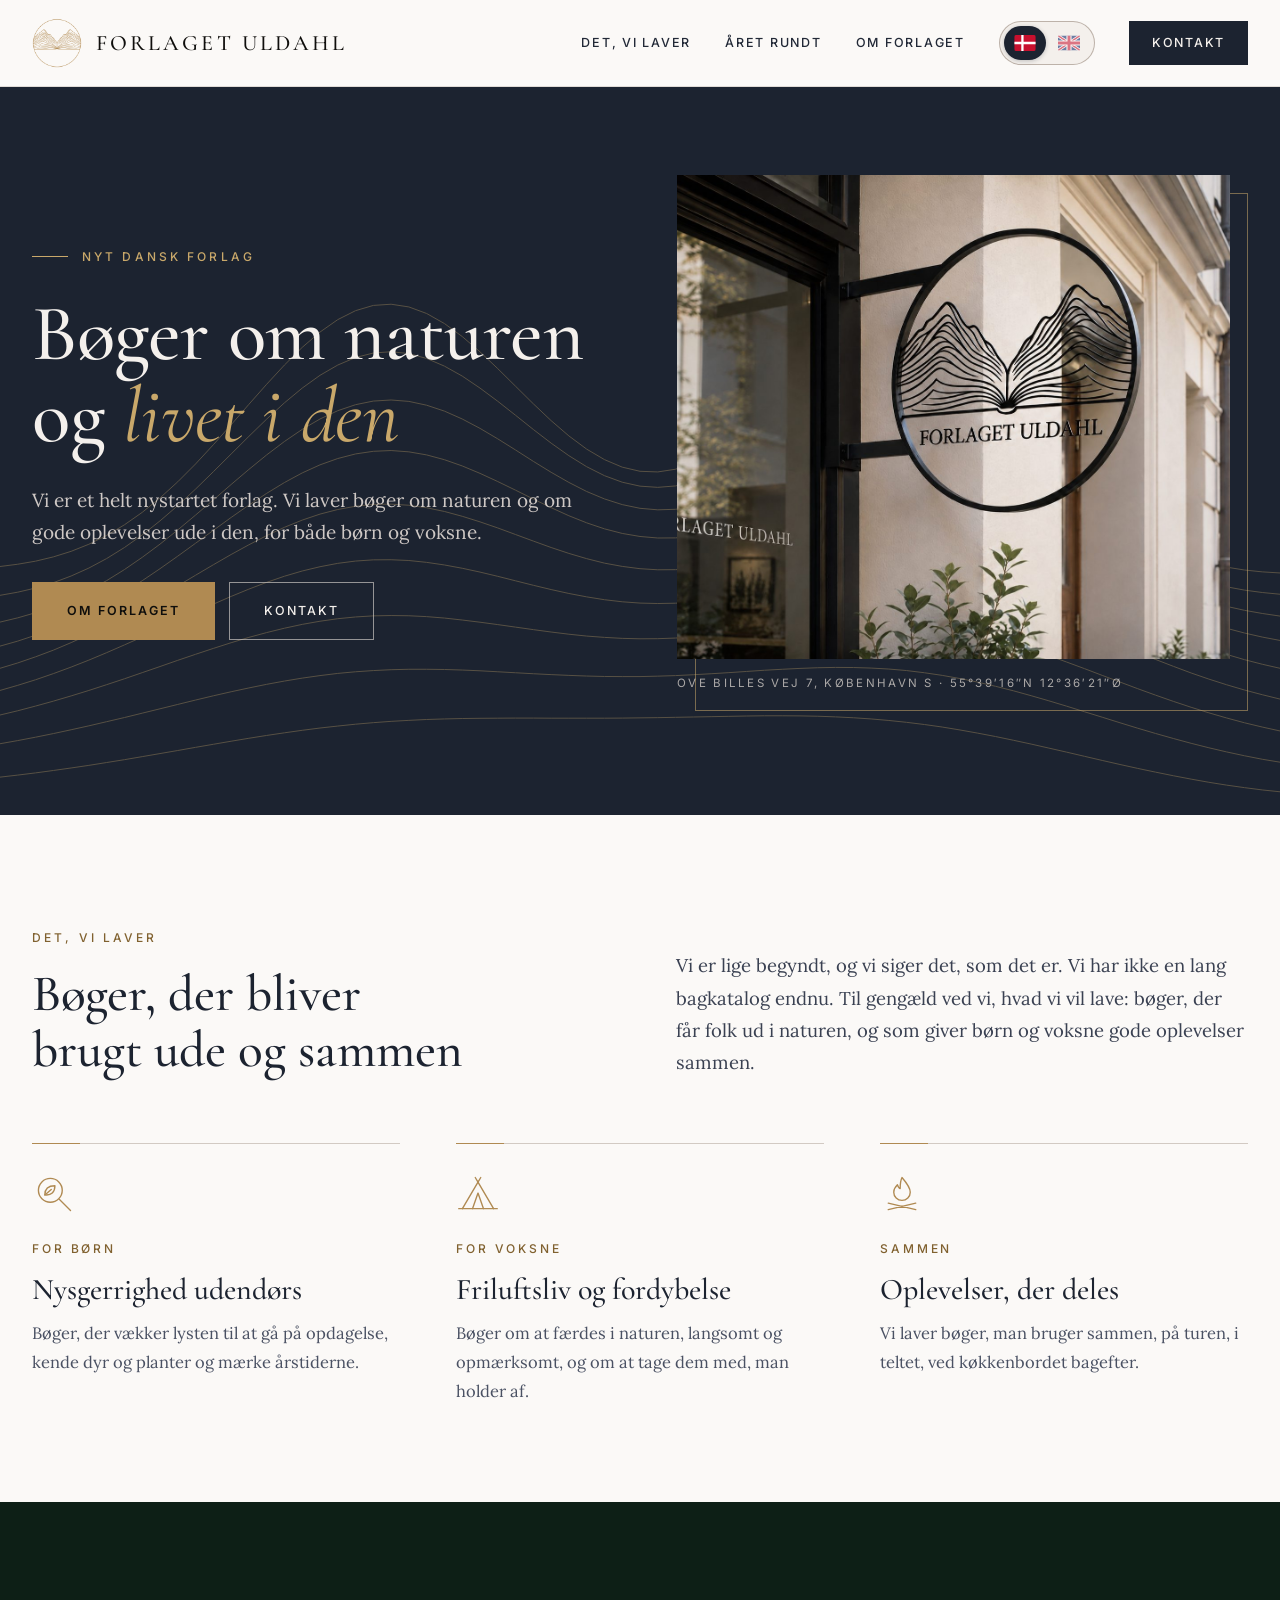
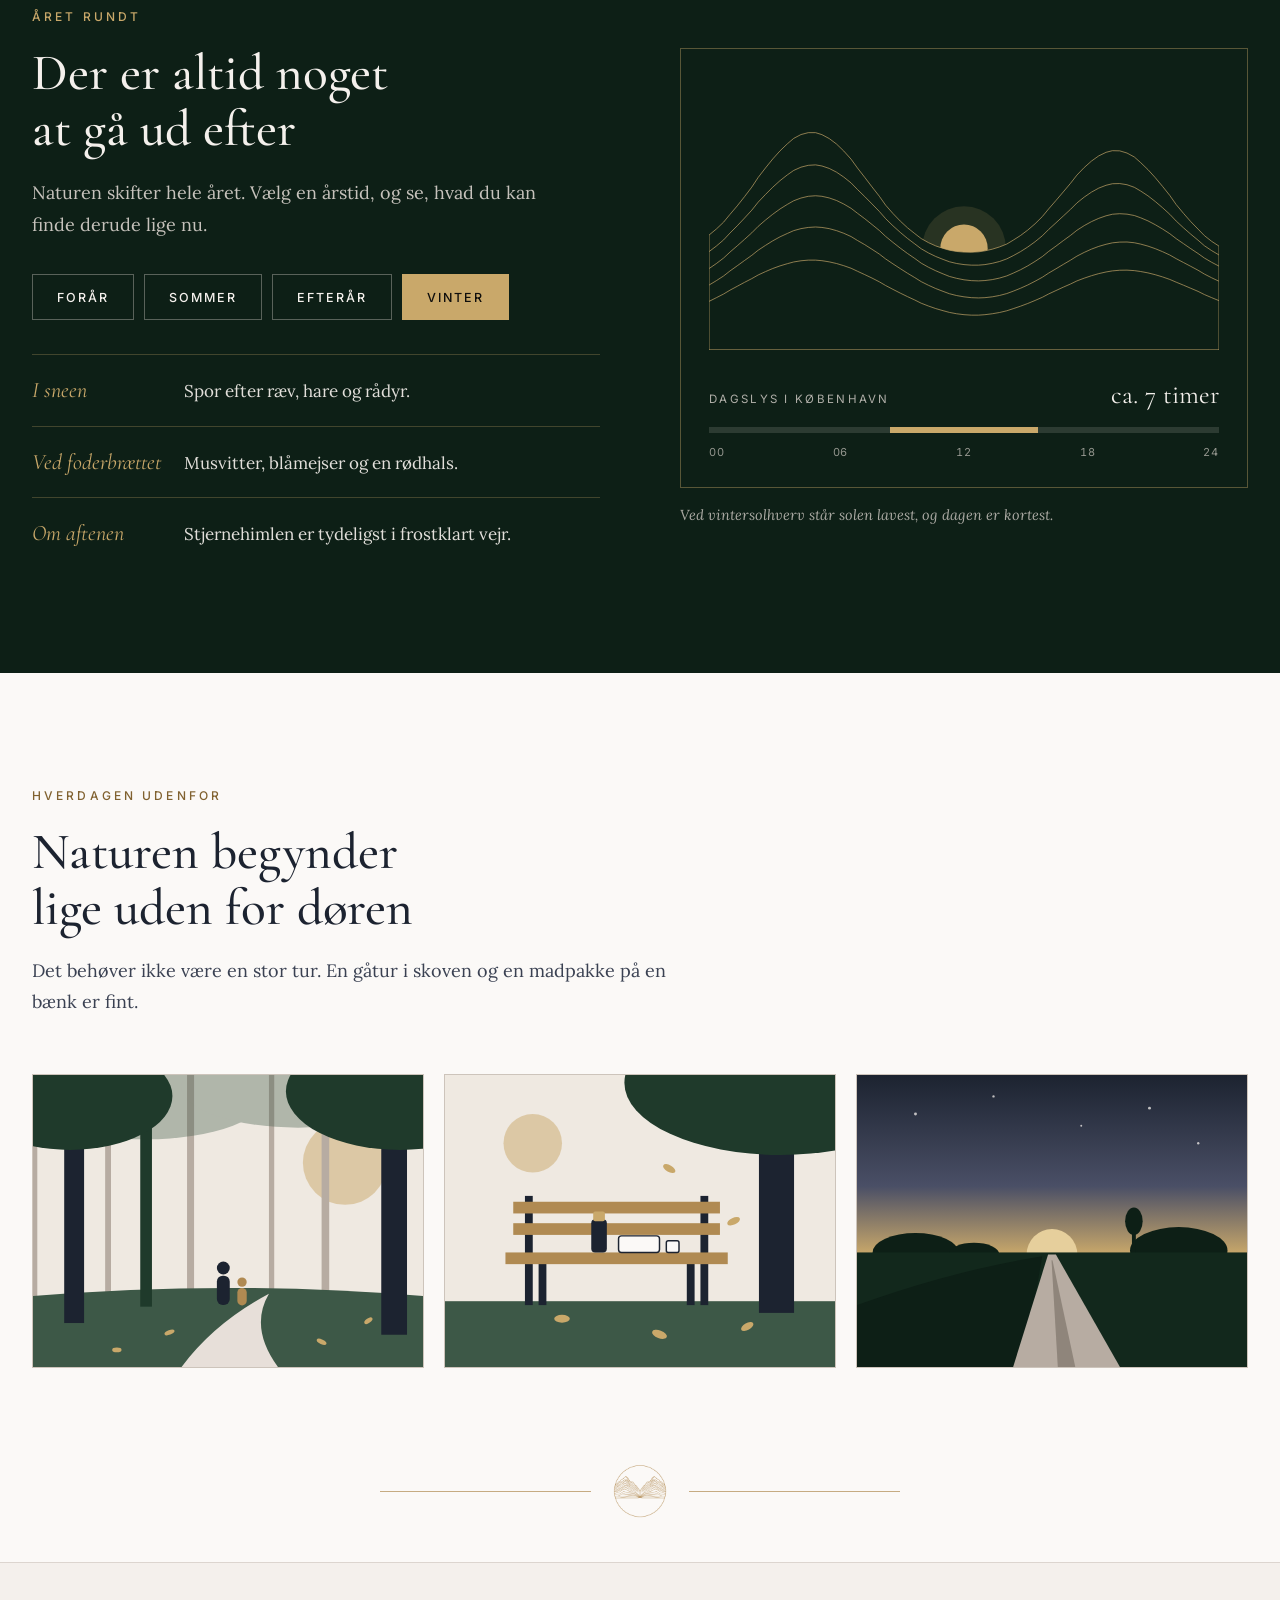
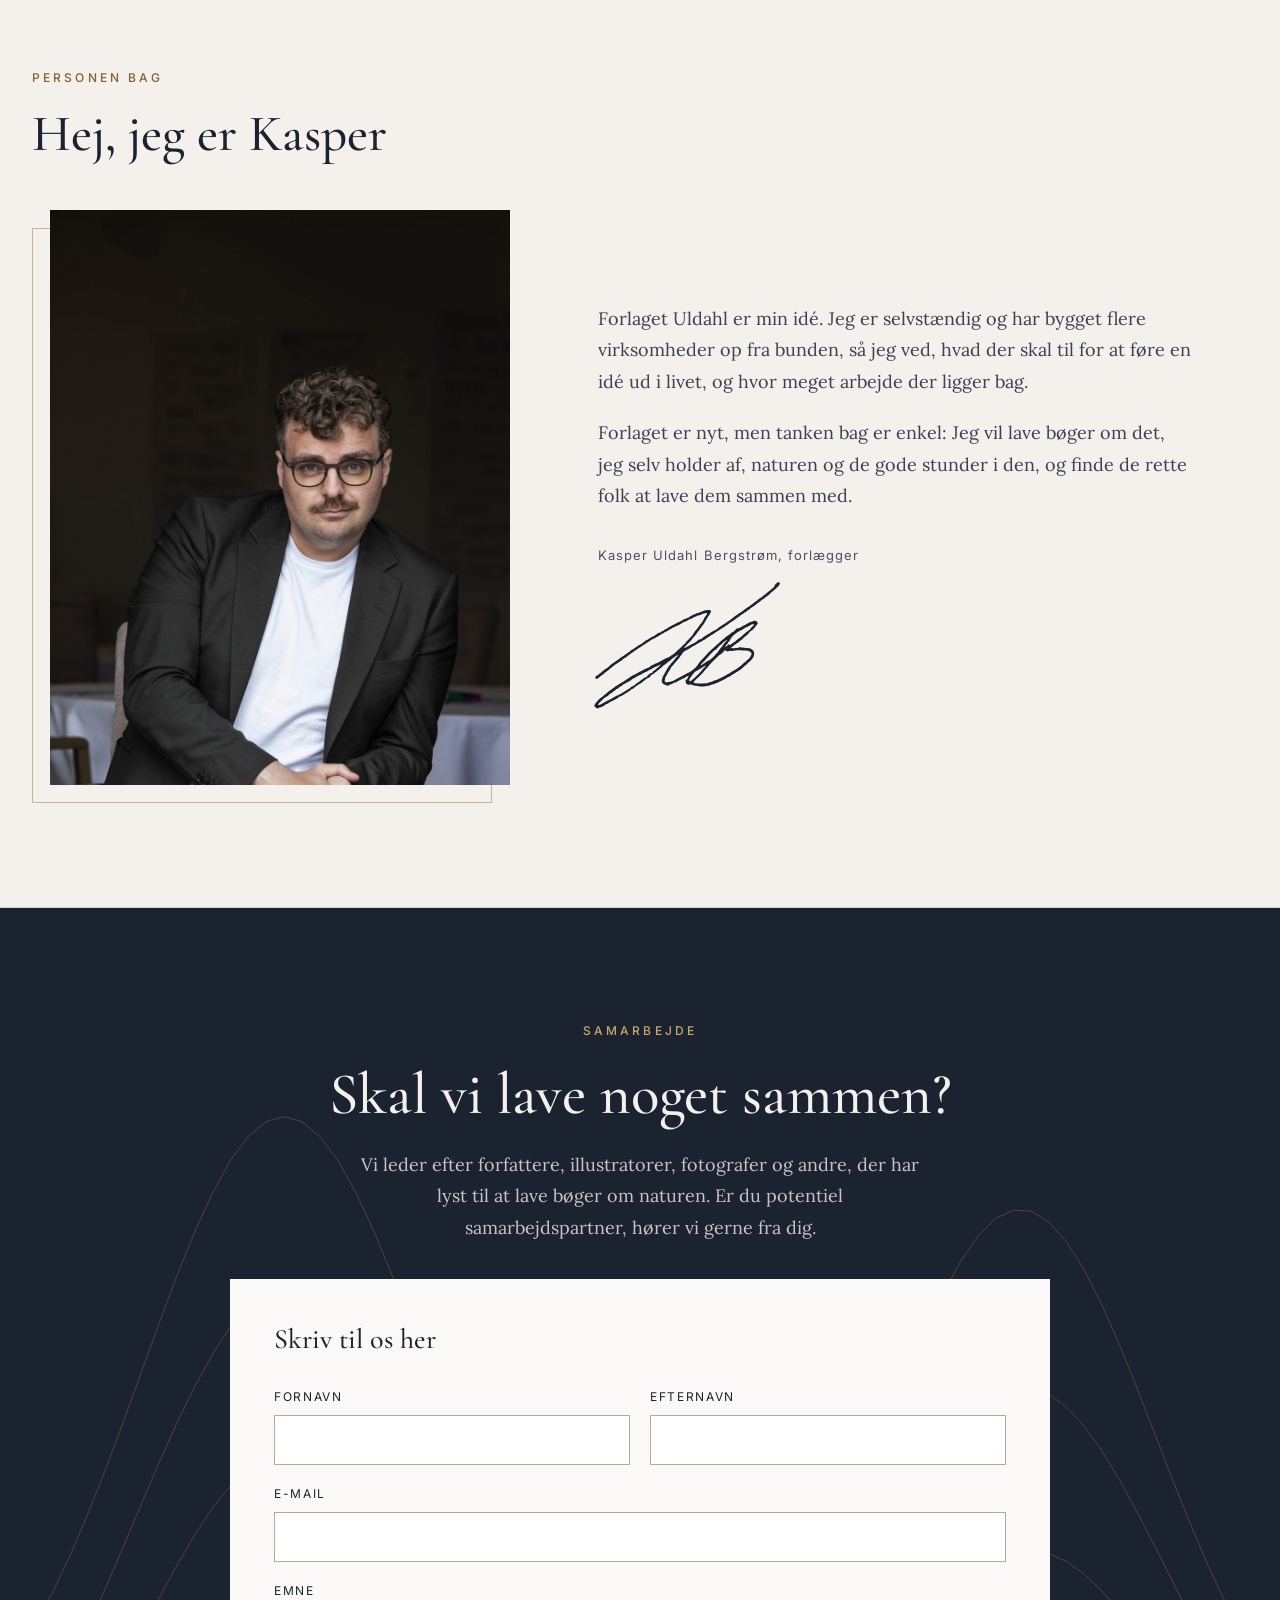
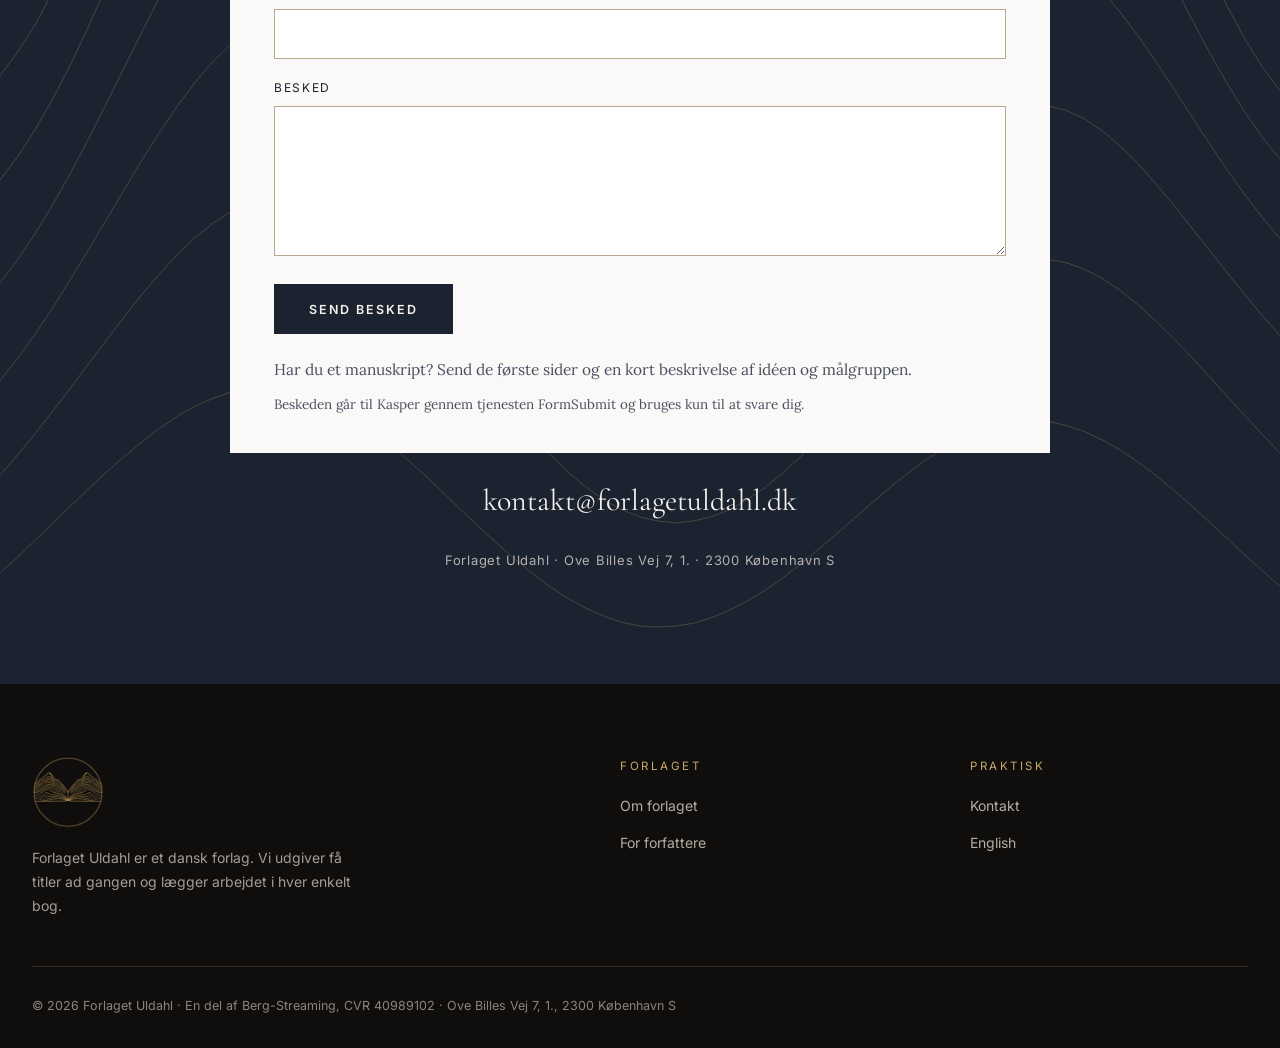
<file: index.html>
<!doctype html>
<html lang="da">
<head>
<meta charset="utf-8">
<meta name="viewport" content="width=device-width, initial-scale=1">
<title>Forlaget Uldahl</title>
<meta name="description" content="Forlaget Uldahl er et nyt dansk forlag. Vi laver bøger om naturen og om gode oplevelser ude i den, for både børn og voksne.">
<link rel="canonical" href="https://forlagetuldahl.dk/">
<link rel="alternate" hreflang="da" href="https://forlagetuldahl.dk/">
<link rel="alternate" hreflang="en" href="https://forlagetuldahl.dk/en/">
<meta property="og:type" content="website">
<meta property="og:site_name" content="Forlaget Uldahl">
<meta property="og:locale" content="da_DK">
<meta property="og:title" content="Forlaget Uldahl">
<meta property="og:description" content="Forlaget Uldahl er et nyt dansk forlag. Vi laver bøger om naturen og om gode oplevelser ude i den, for både børn og voksne.">
<meta property="og:url" content="https://forlagetuldahl.dk/">
<meta property="og:image" content="https://forlagetuldahl.dk/assets/images/skilt.jpg">
<meta name="twitter:card" content="summary_large_image">
<link rel="icon" href="assets/images/maerke.png">
<link rel="preconnect" href="https://fonts.googleapis.com">
<link rel="preconnect" href="https://fonts.gstatic.com" crossorigin>
<link rel="stylesheet" href="https://fonts.googleapis.com/css2?family=Cormorant+Garamond:ital,wght@0,400;0,500;0,600;1,400;1,500&amp;family=Inter:wght@400;500;600&amp;family=Lora:ital,wght@0,400;0,500;1,400&amp;display=swap">
<link rel="stylesheet" href="assets/css/style.css">
</head>
<body>
<div style="background: #FBF9F7; color: #222937; font-family: 'Lora', Georgia, serif; font-size: 17px; line-height: 1.75; overflow-x: hidden">

<header style="background: #FBF9F7; border-bottom: 1px solid rgba(183,172,162,.4)">
<div style="max-width: 1240px; margin: 0 auto; padding: 18px 32px; display: flex; flex-wrap: wrap; align-items: center; justify-content: space-between; gap: 14px 32px">
<a href="#top" style="display: flex; align-items: center; gap: 14px; text-decoration: none">
<img src="assets/images/maerke.png" alt="" style="width: 50px; height: 50px; object-fit: contain">
<span style="font-family: 'Cormorant Garamond', Georgia, serif; font-size: 22px; letter-spacing: .14em; text-transform: uppercase; color: #0F0E0C; font-weight: 500">Forlaget Uldahl</span>
</a>
<nav class="menu" aria-label="Hovedmenu" style="display: flex; flex-wrap: wrap; align-items: center; gap: 10px 34px; font-family: 'Inter', sans-serif; font-size: 12.5px; letter-spacing: .14em; text-transform: uppercase; font-weight: 500">
<a href="#det-vi-laver">Det, vi laver</a>
<a href="#aaret-rundt">Året rundt</a>
<a href="#personen-bag">Om forlaget</a>
<a class="knap skift" href="en/" lang="en" aria-label="Skift til engelsk" style="display: inline-flex; align-items: center; gap: 2px; min-height: 44px; box-sizing: border-box; padding: 4px; border: 1px solid rgba(183,172,162,.9); border-radius: 999px; background: #F4F0EC"><span class="" style="display: flex; align-items: center; justify-content: center; width: 42px; height: 34px; border-radius: 999px; background: #1C2330; box-shadow: 0 1px 4px rgba(28,35,48,.25)"><svg aria-hidden="true" viewBox="0 0 37 28" style="width: 22px; height: 16px; display: block; border-radius: 2px"><path fill="#C8102E" d="M0 0h37v28H0z"></path><path fill="#fff" d="M12 0h4v28h-4zM0 12h37v4H0z"></path></svg></span><span class="fra" style="display: flex; align-items: center; justify-content: center; width: 42px; height: 34px; border-radius: 999px; opacity: .55"><svg aria-hidden="true" viewBox="0 0 60 40" style="width: 22px; height: 16px; display: block; border-radius: 2px"><path fill="#012169" d="M0 0h60v40H0z"></path><path stroke="#fff" stroke-width="8" d="M0 0l60 40M60 0L0 40"></path><path stroke="#C8102E" stroke-width="4" d="M0 0l60 40M60 0L0 40"></path><path fill="#fff" d="M23 0h14v40H23zM0 13h60v14H0z"></path><path fill="#C8102E" d="M26 0h8v40h-8zM0 16h60v8H0z"></path></svg></span></a>
<a class="knap knap-guld" href="#kontakt" style="display: inline-flex; align-items: center; min-height: 44px; box-sizing: border-box; padding: 0 22px; background: #1C2330; border: 1px solid #1C2330; color: #F4F0EC">Kontakt</a>
</nav>
</div>
</header>

<section id="top" style="position: relative; background: #1C2330; color: #F4F0EC; overflow: hidden">
<svg aria-hidden="true" viewBox="0 0 1440 520" preserveAspectRatio="none" style="position: absolute; left: 0; bottom: 0; width: 100%; height: 78%; opacity: .34">
<g stroke="#C9A86A" stroke-width="1">
<path class="kurve" d="M0 292.6 L20 290.5 L40 287.7 L60 283.8 L80 278.7 L100 272.2 L120 264.1 L140 254.4 L160 243.0 L180 229.8 L200 215.0 L220 198.7 L240 181.1 L260 162.8 L280 144.1 L300 125.7 L320 108.1 L340 91.9 L360 77.9 L380 66.5 L400 58.3 L420 53.5 L440 52.4 L460 54.9 L480 60.9 L500 70.1 L520 82.0 L540 96.0 L560 111.4 L580 127.5 L600 143.6 L620 159.0 L640 173.0 L660 185.1 L680 194.7 L700 201.6 L720 205.4 L740 206.0 L760 203.5 L780 198.0 L800 189.7 L820 179.0 L840 166.6 L860 152.9 L880 138.7 L900 124.9 L920 112.0 L940 101.0 L960 92.4 L980 86.8 L1000 84.5 L1020 85.8 L1040 90.7 L1060 99.0 L1080 110.2 L1100 124.0 L1120 139.6 L1140 156.5 L1160 173.9 L1180 191.3 L1200 208.1 L1220 223.8 L1240 238.1 L1260 250.9 L1280 261.9 L1300 271.2 L1320 278.8 L1340 285.0 L1360 289.7 L1380 293.2 L1400 295.8 L1420 297.5 L1440 298.5"></path>
<path class="kurve" d="M0 319.0 L20 316.1 L40 312.3 L60 307.4 L80 301.3 L100 294.0 L120 285.3 L140 275.2 L160 263.7 L180 250.8 L200 236.8 L220 221.7 L240 205.8 L260 189.6 L280 173.4 L300 157.6 L320 142.7 L340 129.2 L360 117.5 L380 108.1 L400 101.2 L420 97.1 L440 95.9 L460 97.6 L480 102.1 L500 109.1 L520 118.2 L540 129.2 L560 141.3 L580 154.1 L600 167.1 L620 179.6 L640 191.1 L660 201.2 L680 209.4 L700 215.4 L720 219.0 L740 220.1 L760 218.8 L780 215.0 L800 209.1 L820 201.3 L840 192.2 L860 182.1 L880 171.7 L900 161.6 L920 152.2 L940 144.2 L960 138.1 L980 134.1 L1000 132.7 L1020 133.9 L1040 137.8 L1060 144.2 L1080 153.0 L1100 163.8 L1120 176.1 L1140 189.6 L1160 203.7 L1180 218.0 L1200 232.0 L1220 245.5 L1240 258.0 L1260 269.5 L1280 279.6 L1300 288.5 L1320 296.0 L1340 302.2 L1360 307.2 L1380 311.2 L1400 314.2 L1420 316.4 L1440 318.0"></path>
<path class="kurve" d="M0 343.5 L20 339.6 L40 334.9 L60 329.2 L80 322.4 L100 314.5 L120 305.5 L140 295.4 L160 284.2 L180 272.1 L200 259.1 L220 245.5 L240 231.6 L260 217.5 L280 203.7 L300 190.4 L320 178.1 L340 167.0 L360 157.5 L380 149.9 L400 144.4 L420 141.1 L440 140.1 L460 141.4 L480 144.9 L500 150.3 L520 157.5 L540 166.1 L560 175.7 L580 185.9 L600 196.3 L620 206.3 L640 215.6 L660 223.9 L680 230.7 L700 235.9 L720 239.3 L740 240.7 L760 240.2 L780 237.8 L800 233.8 L820 228.4 L840 221.9 L860 214.7 L880 207.2 L900 199.8 L920 193.0 L940 187.2 L960 182.7 L980 179.9 L1000 178.8 L1020 179.7 L1040 182.6 L1060 187.5 L1080 194.1 L1100 202.3 L1120 211.8 L1140 222.3 L1160 233.5 L1180 245.0 L1200 256.5 L1220 267.7 L1240 278.4 L1260 288.5 L1280 297.6 L1300 305.8 L1320 313.1 L1340 319.3 L1360 324.6 L1380 329.1 L1400 332.7 L1420 335.6 L1440 338.0"></path>
<path class="kurve" d="M0 365.5 L20 360.9 L40 355.5 L60 349.3 L80 342.2 L100 334.3 L120 325.5 L140 315.9 L160 305.6 L180 294.6 L200 283.1 L220 271.3 L240 259.5 L260 247.7 L280 236.3 L300 225.6 L320 215.7 L340 206.9 L360 199.5 L380 193.7 L400 189.5 L420 187.1 L440 186.4 L460 187.6 L480 190.4 L500 194.8 L520 200.5 L540 207.3 L560 214.8 L580 222.7 L600 230.8 L620 238.7 L640 246.1 L660 252.6 L680 258.1 L700 262.3 L720 265.1 L740 266.5 L760 266.4 L780 264.9 L800 262.2 L820 258.4 L840 253.7 L860 248.5 L880 243.1 L900 237.7 L920 232.7 L940 228.4 L960 225.0 L980 222.8 L1000 222.0 L1020 222.6 L1040 224.6 L1060 228.2 L1080 233.1 L1100 239.3 L1120 246.6 L1140 254.7 L1160 263.5 L1180 272.8 L1200 282.2 L1220 291.6 L1240 300.7 L1260 309.5 L1280 317.8 L1300 325.5 L1320 332.5 L1340 338.7 L1360 344.3 L1380 349.2 L1400 353.5 L1420 357.2 L1440 360.3"></path>
<path class="kurve" d="M0 385.8 L20 380.9 L40 375.3 L60 369.2 L80 362.3 L100 354.9 L120 346.9 L140 338.3 L160 329.3 L180 319.9 L200 310.3 L220 300.6 L240 291.0 L260 281.6 L280 272.7 L300 264.3 L320 256.7 L340 250.1 L360 244.6 L380 240.4 L400 237.4 L420 235.7 L440 235.5 L460 236.5 L480 238.8 L500 242.2 L520 246.6 L540 251.7 L560 257.3 L580 263.3 L600 269.3 L620 275.2 L640 280.6 L660 285.4 L680 289.5 L700 292.5 L720 294.6 L740 295.6 L760 295.5 L780 294.4 L800 292.4 L820 289.5 L840 286.1 L860 282.3 L880 278.2 L900 274.2 L920 270.5 L940 267.3 L960 264.8 L980 263.2 L1000 262.5 L1020 263.0 L1040 264.5 L1060 267.2 L1080 271.0 L1100 275.8 L1120 281.6 L1140 288.1 L1160 295.2 L1180 302.8 L1200 310.6 L1220 318.6 L1240 326.6 L1260 334.4 L1280 342.0 L1300 349.2 L1320 355.9 L1340 362.2 L1360 367.9 L1380 373.1 L1400 377.9 L1420 382.1 L1440 385.8"></path>
<path class="kurve" d="M0 406.1 L20 401.4 L40 396.3 L60 390.7 L80 384.7 L100 378.3 L120 371.5 L140 364.4 L160 357.1 L180 349.6 L200 342.0 L220 334.5 L240 327.1 L260 320.0 L280 313.3 L300 307.1 L320 301.5 L340 296.7 L360 292.8 L380 289.7 L400 287.6 L420 286.5 L440 286.4 L460 287.1 L480 288.8 L500 291.2 L520 294.2 L540 297.7 L560 301.6 L580 305.7 L600 309.8 L620 313.7 L640 317.3 L660 320.4 L680 323.0 L700 324.9 L720 326.1 L740 326.5 L760 326.2 L780 325.1 L800 323.5 L820 321.3 L840 318.7 L860 315.8 L880 312.9 L900 310.0 L920 307.4 L940 305.1 L960 303.4 L980 302.4 L1000 302.1 L1020 302.7 L1040 304.2 L1060 306.5 L1080 309.7 L1100 313.7 L1120 318.5 L1140 323.9 L1160 329.9 L1180 336.4 L1200 343.2 L1220 350.1 L1240 357.1 L1260 364.2 L1280 371.0 L1300 377.7 L1320 384.0 L1340 390.1 L1360 395.7 L1380 400.9 L1400 405.7 L1420 410.0 L1440 414.0"></path>
<path class="kurve" d="M0 428.6 L20 424.7 L40 420.4 L60 415.9 L80 411.1 L100 406.1 L120 400.8 L140 395.4 L160 389.8 L180 384.2 L200 378.5 L220 373.0 L240 367.6 L260 362.4 L280 357.5 L300 353.1 L320 349.1 L340 345.6 L360 342.7 L380 340.4 L400 338.8 L420 337.8 L440 337.5 L460 337.7 L480 338.5 L500 339.8 L520 341.6 L540 343.6 L560 345.8 L580 348.1 L600 350.4 L620 352.6 L640 354.6 L660 356.3 L680 357.5 L700 358.4 L720 358.8 L740 358.7 L760 358.1 L780 357.2 L800 355.8 L820 354.2 L840 352.3 L860 350.3 L880 348.4 L900 346.5 L920 344.9 L940 343.7 L960 342.9 L980 342.6 L1000 342.9 L1020 343.9 L1040 345.5 L1060 347.8 L1080 350.8 L1100 354.4 L1120 358.7 L1140 363.4 L1160 368.6 L1180 374.2 L1200 380.1 L1220 386.1 L1240 392.3 L1260 398.4 L1280 404.5 L1300 410.4 L1320 416.1 L1340 421.5 L1360 426.6 L1380 431.3 L1400 435.7 L1420 439.6 L1440 443.2"></path>
<path class="kurve" d="M0 454.9 L20 452.0 L40 448.9 L60 445.6 L80 442.1 L100 438.5 L120 434.7 L140 430.9 L160 426.9 L180 422.9 L200 418.9 L220 414.9 L240 411.0 L260 407.3 L280 403.8 L300 400.5 L320 397.5 L340 394.8 L360 392.5 L380 390.5 L400 389.0 L420 387.9 L440 387.1 L460 386.7 L480 386.7 L500 386.9 L520 387.4 L540 388.1 L560 389.0 L580 389.9 L600 390.8 L620 391.6 L640 392.3 L660 392.9 L680 393.3 L700 393.4 L720 393.4 L740 393.0 L760 392.5 L780 391.7 L800 390.8 L820 389.8 L840 388.7 L860 387.6 L880 386.7 L900 385.9 L920 385.3 L940 385.0 L960 385.1 L980 385.6 L1000 386.5 L1020 387.9 L1040 389.9 L1060 392.3 L1080 395.2 L1100 398.5 L1120 402.3 L1140 406.4 L1160 410.9 L1180 415.6 L1200 420.5 L1220 425.6 L1240 430.6 L1260 435.7 L1280 440.7 L1300 445.5 L1320 450.1 L1340 454.5 L1360 458.6 L1380 462.4 L1400 465.9 L1420 469.1 L1440 471.8"></path>
<path class="kurve" d="M0 485.5 L20 483.6 L40 481.6 L60 479.4 L80 477.1 L100 474.7 L120 472.1 L140 469.5 L160 466.7 L180 463.9 L200 461.1 L220 458.2 L240 455.4 L260 452.6 L280 449.9 L300 447.3 L320 444.9 L340 442.6 L360 440.5 L380 438.7 L400 437.0 L420 435.6 L440 434.4 L460 433.5 L480 432.7 L500 432.2 L520 431.8 L540 431.6 L560 431.5 L580 431.4 L600 431.4 L620 431.5 L640 431.5 L660 431.5 L680 431.5 L700 431.4 L720 431.2 L740 431.0 L760 430.7 L780 430.4 L800 430.1 L820 429.8 L840 429.5 L860 429.3 L880 429.3 L900 429.4 L920 429.7 L940 430.3 L960 431.1 L980 432.2 L1000 433.6 L1020 435.3 L1040 437.3 L1060 439.6 L1080 442.3 L1100 445.2 L1120 448.3 L1140 451.7 L1160 455.2 L1180 458.9 L1200 462.6 L1220 466.4 L1240 470.2 L1260 473.9 L1280 477.5 L1300 480.9 L1320 484.2 L1340 487.3 L1360 490.2 L1380 492.8 L1400 495.1 L1420 497.2 L1440 498.9"></path>
</g>
</svg>
<div style="position: relative; max-width: 1240px; margin: 0 auto; padding: 88px 32px 104px; display: flex; flex-wrap: wrap; align-items: center; gap: 56px 72px">
<div style="flex: 1 1 440px; min-width: 0; display: flex; flex-direction: column; gap: 26px">
<p class="ind" style="margin: 0; font-family: 'Inter', sans-serif; font-size: 12px; letter-spacing: .26em; text-transform: uppercase; color: #C9A86A; font-weight: 500; display: flex; align-items: center; gap: 14px"><span style="display: inline-block; width: 36px; height: 1px; background: #C9A86A"></span>Nyt dansk forlag</p>
<h1 class="ind2" style="margin: 0; font-family: 'Cormorant Garamond', Georgia, serif; font-weight: 500; font-size: clamp(46px, 6.2vw, 84px); line-height: 1.04; letter-spacing: -.005em; color: #F4F0EC; text-wrap: balance">Bøger om naturen og <em style="font-weight: 400; color: #C9A86A">livet i den</em></h1>
<p class="ind3" style="margin: 0; max-width: 46ch; font-size: 19px; line-height: 1.7; color: rgba(231,223,217,.88)">Vi er et helt nystartet forlag. Vi laver bøger om naturen og om gode oplevelser ude i den, for både børn og voksne.</p>
<div class="ind3" style="display: flex; flex-wrap: wrap; gap: 14px; padding-top: 8px">
<a class="knap knap-guld" href="#personen-bag" style="display: inline-block; min-height: 20px; padding: 17px 34px; background: #B08A52; border: 1px solid #B08A52; color: #0F0E0C; text-decoration: none; font-family: 'Inter', sans-serif; font-size: 12.5px; letter-spacing: .16em; text-transform: uppercase; font-weight: 600">Om forlaget</a>
<a class="knap knap-lys" href="#kontakt" style="display: inline-block; min-height: 20px; padding: 17px 34px; background: transparent; border: 1px solid rgba(231,223,217,.6); color: #F4F0EC; text-decoration: none; font-family: 'Inter', sans-serif; font-size: 12.5px; letter-spacing: .16em; text-transform: uppercase; font-weight: 500">Kontakt</a>
</div>
</div>
<div style="flex: 1 1 420px; min-width: 0; position: relative; padding: 0 18px 18px 0">
<div aria-hidden="true" style="position: absolute; top: 18px; left: 18px; right: 0; bottom: 0; border: 1px solid rgba(201,168,106,.55)"></div>
<div style="position: relative; overflow: hidden; aspect-ratio: 4 / 3.5; background: #222937">
<img class="zoom" src="assets/images/skilt.jpg" alt="Forlaget Uldahls skilt med bjerge og åben bog på en facade" style="width: 100%; height: 100%; object-fit: cover; object-position: center 40%; display: block">
</div>
<p style="position: relative; margin: 14px 0 0; font-family: 'Inter', sans-serif; font-size: 11.5px; letter-spacing: .2em; text-transform: uppercase; color: rgba(231,223,217,.7)">Ove Billes Vej 7, København S · 55°39′16″N 12°36′21″Ø</p>
</div>
</div>
</section>

<section id="det-vi-laver" style="max-width: 1240px; margin: 0 auto; padding: 112px 32px 96px">
<div style="display: flex; flex-wrap: wrap; gap: 28px 72px; align-items: flex-end; margin-bottom: 64px">
<div style="flex: 1 1 380px; min-width: 0">
<p style="margin: 0 0 18px; font-family: 'Inter', sans-serif; font-size: 12px; letter-spacing: .26em; text-transform: uppercase; color: #80612F; font-weight: 500">Det, vi laver</p>
<h2 style="margin: 0; font-family: 'Cormorant Garamond', Georgia, serif; font-weight: 500; font-size: clamp(34px, 4vw, 52px); line-height: 1.1; color: #1C2330; text-wrap: balance">Bøger, der bliver brugt ude og sammen</h2>
</div>
<p style="flex: 1 1 380px; min-width: 0; margin: 0; max-width: 54ch; font-size: 18.5px; color: #3A4152">Vi er lige begyndt, og vi siger det, som det er. Vi har ikke en lang bagkatalog endnu. Til gengæld ved vi, hvad vi vil lave: bøger, der får folk ud i naturen, og som giver børn og voksne gode oplevelser sammen.</p>
</div>
<div style="display: flex; flex-wrap: wrap; gap: 48px 56px">
<article class="spalte" style="flex: 1 1 280px; min-width: 0; padding-top: 28px; border-top: 1px solid rgba(183,172,162,.6); position: relative">
<span class="streg" aria-hidden="true" style="position: absolute; top: -1px; left: 0; width: 48px; height: 1px; background: #B08A52"></span>
<svg class="ikon" aria-hidden="true" viewBox="0 0 48 48" fill="none" stroke="#B08A52" stroke-width="1.5" stroke-linecap="round" stroke-linejoin="round" style="display: block; width: 44px; height: 44px; margin: 0 0 22px"><circle cx="20" cy="20" r="13"></circle><path d="M30 30l12 12"></path><path d="M14 25c0-7 4-10 11-10 0 7-4 11-11 10z"></path><path d="M14 25l7-6"></path></svg>
<p style="margin: 0 0 14px; font-family: 'Inter', sans-serif; font-size: 12px; letter-spacing: .24em; text-transform: uppercase; color: #80612F; font-weight: 500">For børn</p>
<h3 style="margin: 0 0 12px; font-family: 'Cormorant Garamond', Georgia, serif; font-weight: 500; font-size: 30px; line-height: 1.15; color: #1C2330">Nysgerrighed udendørs</h3>
<p style="margin: 0; font-size: 16.5px; color: #4A5163">Bøger, der vækker lysten til at gå på opdagelse, kende dyr og planter og mærke årstiderne.</p>
</article>
<article class="spalte" style="flex: 1 1 280px; min-width: 0; padding-top: 28px; border-top: 1px solid rgba(183,172,162,.6); position: relative">
<span class="streg" aria-hidden="true" style="position: absolute; top: -1px; left: 0; width: 48px; height: 1px; background: #B08A52"></span>
<svg class="ikon" aria-hidden="true" viewBox="0 0 48 48" fill="none" stroke="#B08A52" stroke-width="1.5" stroke-linecap="round" stroke-linejoin="round" style="display: block; width: 44px; height: 44px; margin: 0 0 22px"><path d="M3 40h42"></path><path d="M7 40L24 11l17 29"></path><path d="M21 6l3 5 3-5"></path><path d="M24 23l-6 17M24 23l6 17"></path></svg>
<p style="margin: 0 0 14px; font-family: 'Inter', sans-serif; font-size: 12px; letter-spacing: .24em; text-transform: uppercase; color: #80612F; font-weight: 500">For voksne</p>
<h3 style="margin: 0 0 12px; font-family: 'Cormorant Garamond', Georgia, serif; font-weight: 500; font-size: 30px; line-height: 1.15; color: #1C2330">Friluftsliv og fordybelse</h3>
<p style="margin: 0; font-size: 16.5px; color: #4A5163">Bøger om at færdes i naturen, langsomt og opmærksomt, og om at tage dem med, man holder af.</p>
</article>
<article class="spalte" style="flex: 1 1 280px; min-width: 0; padding-top: 28px; border-top: 1px solid rgba(183,172,162,.6); position: relative">
<span class="streg" aria-hidden="true" style="position: absolute; top: -1px; left: 0; width: 48px; height: 1px; background: #B08A52"></span>
<svg class="ikon" aria-hidden="true" viewBox="0 0 48 48" fill="none" stroke="#B08A52" stroke-width="1.5" stroke-linecap="round" stroke-linejoin="round" style="display: block; width: 44px; height: 44px; margin: 0 0 22px"><path d="M9 41l30-7M9 34l30 7"></path><path d="M24 6c6 7 9 11 9 16a9 9 0 0 1-18 0c0-3 2-6 4-8 1 3 2 4 3 4 0-4 0-8 2-12z"></path></svg>
<p style="margin: 0 0 14px; font-family: 'Inter', sans-serif; font-size: 12px; letter-spacing: .24em; text-transform: uppercase; color: #80612F; font-weight: 500">Sammen</p>
<h3 style="margin: 0 0 12px; font-family: 'Cormorant Garamond', Georgia, serif; font-weight: 500; font-size: 30px; line-height: 1.15; color: #1C2330">Oplevelser, der deles</h3>
<p style="margin: 0; font-size: 16.5px; color: #4A5163">Vi laver bøger, man bruger sammen, på turen, i teltet, ved køkkenbordet bagefter.</p>
</article>
</div>
</section>

<section id="aaret-rundt" style="background: #0D1F16; color: #F4F0EC">
<div style="max-width: 1240px; margin: 0 auto; padding: 104px 32px; display: flex; flex-wrap: wrap; gap: 56px 80px; align-items: center">
<div style="flex: 1 1 420px; min-width: 0">
<p style="margin: 0 0 18px; font-family: 'Inter', sans-serif; font-size: 12px; letter-spacing: .26em; text-transform: uppercase; color: #C9A86A; font-weight: 500">Året rundt</p>
<h2 style="margin: 0 0 20px; font-family: 'Cormorant Garamond', Georgia, serif; font-weight: 500; font-size: clamp(34px, 4vw, 52px); line-height: 1.1; color: #F4F0EC; text-wrap: balance">Der er altid noget at gå ud efter</h2>
<p style="margin: 0 0 34px; max-width: 50ch; font-size: 18px; color: rgba(231,223,217,.85)">Naturen skifter hele året. Vælg en årstid, og se, hvad du kan finde derude lige nu.</p>
<div role="group" aria-label="Vælg årstid" style="display: flex; flex-wrap: wrap; gap: 10px; margin-bottom: 34px">
<button class="fane" type="button" data-aarstid="forar" aria-pressed="false" style="min-height: 46px; padding: 0 24px; cursor: pointer; font-family: 'Inter', sans-serif; font-size: 12.5px; letter-spacing: .16em; text-transform: uppercase; font-weight: 500; border: 1px solid rgba(231,223,217,.35); background: transparent; color: #F4F0EC">Forår</button>
<button class="fane" type="button" data-aarstid="sommer" aria-pressed="false" style="min-height: 46px; padding: 0 24px; cursor: pointer; font-family: 'Inter', sans-serif; font-size: 12.5px; letter-spacing: .16em; text-transform: uppercase; font-weight: 500; border: 1px solid rgba(231,223,217,.35); background: transparent; color: #F4F0EC">Sommer</button>
<button class="fane" type="button" data-aarstid="efterar" aria-pressed="true" style="min-height: 46px; padding: 0 24px; cursor: pointer; font-family: 'Inter', sans-serif; font-size: 12.5px; letter-spacing: .16em; text-transform: uppercase; font-weight: 500; border: 1px solid rgba(231,223,217,.35); background: transparent; color: #F4F0EC">Efterår</button>
<button class="fane" type="button" data-aarstid="vinter" aria-pressed="false" style="min-height: 46px; padding: 0 24px; cursor: pointer; font-family: 'Inter', sans-serif; font-size: 12.5px; letter-spacing: .16em; text-transform: uppercase; font-weight: 500; border: 1px solid rgba(231,223,217,.35); background: transparent; color: #F4F0EC">Vinter</button>
</div>
<ul style="margin: 0; padding: 0; list-style: none; display: flex; flex-direction: column">
<li style="display: flex; gap: 20px; align-items: baseline; padding: 16px 0; border-top: 1px solid rgba(201,168,106,.28)">
<span style="flex: 0 0 auto; font-family: 'Cormorant Garamond', Georgia, serif; font-style: italic; font-size: 22px; color: #C9A86A; min-width: 132px" data-t="hvor">I skovbunden</span>
<span style="font-size: 17px; color: rgba(244,240,236,.92)" data-t="hvad">Svampene skyder op efter regnen.</span>
</li>
<li style="display: flex; gap: 20px; align-items: baseline; padding: 16px 0; border-top: 1px solid rgba(201,168,106,.28)">
<span style="flex: 0 0 auto; font-family: 'Cormorant Garamond', Georgia, serif; font-style: italic; font-size: 22px; color: #C9A86A; min-width: 132px" data-t="hvor">På himlen</span>
<span style="font-size: 17px; color: rgba(244,240,236,.92)" data-t="hvad">Trækfuglene flyver sydpå i store flokke.</span>
</li>
<li style="display: flex; gap: 20px; align-items: baseline; padding: 16px 0; border-top: 1px solid rgba(201,168,106,.28)">
<span style="flex: 0 0 auto; font-family: 'Cormorant Garamond', Georgia, serif; font-style: italic; font-size: 22px; color: #C9A86A; min-width: 132px" data-t="hvor">Under træerne</span>
<span style="font-size: 17px; color: rgba(244,240,236,.92)" data-t="hvad">Kastanjer, agern og bog i lommerne.</span>
</li>
</ul>
</div>
<figure style="flex: 1 1 420px; min-width: 0; margin: 0">
<div style="position: relative; border: 1px solid rgba(201,168,106,.4); padding: 28px 28px 24px">
<svg role="img" id="dal" aria-label="Efterår. ca. 12 timer" viewBox="0 0 560 300" style="display: block; width: 100%; height: auto">
<g class="sol" id="sol" style="transform: translateY(-62px)">
<circle cx="280" cy="196" r="46" fill="#C9A86A" opacity=".14"></circle>
<circle cx="280" cy="196" r="26" fill="#C9A86A"></circle>
</g>
<g stroke="#C9A86A" stroke-width="1" stroke-opacity=".75">
<path d="M0 173.6 L8 167.0 L16 159.4 L23 150.9 L31 141.5 L39 131.4 L47 120.9 L54 110.3 L62 99.9 L70 90.0 L78 81.1 L86 73.4 L93 67.4 L101 63.2 L109 61.1 L117 61.1 L124 63.3 L132 67.6 L140 73.6 L148 81.3 L156 90.2 L163 99.9 L171 110.2 L179 120.7 L187 130.9 L194 140.8 L202 149.9 L210 158.2 L218 165.6 L226 172.0 L233 177.4 L241 181.9 L249 185.5 L257 188.2 L264 190.2 L272 191.6 L280 192.3 L288 192.4 L296 192.0 L303 190.9 L311 189.1 L319 186.6 L327 183.4 L334 179.2 L342 174.1 L350 168.1 L358 161.2 L366 153.3 L373 144.8 L381 135.6 L389 126.2 L397 116.7 L404 107.7 L412 99.4 L420 92.3 L428 86.6 L436 82.7 L443 80.9 L451 81.1 L459 83.5 L467 87.8 L474 94.0 L482 101.7 L490 110.5 L498 120.1 L506 130.1 L513 140.1 L521 149.7 L529 158.8 L537 167.0 L544 174.2 L552 180.5 L560 185.7 L560 300 L0 300 Z" fill="#0D1F16"></path>
<path d="M0 191.8 L8 185.7 L16 178.9 L23 171.4 L31 163.4 L39 154.9 L47 146.2 L54 137.4 L62 129.0 L70 121.0 L78 113.8 L86 107.5 L93 102.6 L101 99.0 L109 97.0 L117 96.5 L124 97.7 L132 100.4 L140 104.5 L148 109.9 L156 116.3 L163 123.5 L171 131.3 L179 139.4 L187 147.6 L194 155.6 L202 163.4 L210 170.6 L218 177.3 L226 183.3 L233 188.6 L241 193.2 L249 197.1 L257 200.3 L264 202.9 L272 204.8 L280 206.0 L288 206.6 L296 206.6 L303 206.0 L311 204.6 L319 202.6 L327 199.7 L334 196.2 L342 191.8 L350 186.7 L358 180.9 L366 174.4 L373 167.4 L381 160.1 L389 152.7 L397 145.3 L404 138.3 L412 131.9 L420 126.4 L428 122.0 L436 118.9 L443 117.2 L451 117.0 L459 118.3 L467 121.1 L474 125.2 L482 130.5 L490 136.7 L498 143.5 L506 150.8 L513 158.2 L521 165.6 L529 172.6 L537 179.2 L544 185.3 L552 190.7 L560 195.4 L560 300 L0 300 Z" fill="#0D1F16"></path>
<path d="M0 210.4 L8 204.9 L16 198.8 L23 192.3 L31 185.4 L39 178.3 L47 171.1 L54 164.0 L62 157.1 L70 150.7 L78 144.9 L86 139.9 L93 135.9 L101 132.9 L109 131.0 L117 130.4 L124 131.0 L132 132.8 L140 135.6 L148 139.5 L156 144.2 L163 149.6 L171 155.6 L179 162.0 L187 168.5 L194 175.1 L202 181.6 L210 187.9 L218 193.8 L226 199.3 L233 204.4 L241 208.9 L249 212.8 L257 216.2 L264 219.0 L272 221.1 L280 222.7 L288 223.6 L296 223.9 L303 223.5 L311 222.5 L319 220.8 L327 218.4 L334 215.4 L342 211.7 L350 207.4 L358 202.5 L366 197.2 L373 191.5 L381 185.7 L389 179.7 L397 173.9 L404 168.3 L412 163.2 L420 158.8 L428 155.2 L436 152.4 L443 150.7 L451 150.1 L459 150.6 L467 152.1 L474 154.6 L482 158.0 L490 162.2 L498 166.9 L506 172.1 L513 177.5 L521 183.0 L529 188.5 L537 193.8 L544 198.8 L552 203.5 L560 207.7 L560 300 L0 300 Z" fill="#0D1F16"></path>
<path d="M0 228.5 L8 223.7 L16 218.5 L23 213.0 L31 207.3 L39 201.5 L47 195.8 L54 190.2 L62 184.9 L70 179.9 L78 175.5 L86 171.8 L93 168.7 L101 166.5 L109 165.2 L117 164.7 L124 165.2 L132 166.5 L140 168.7 L148 171.6 L156 175.2 L163 179.5 L171 184.1 L179 189.2 L187 194.4 L194 199.8 L202 205.2 L210 210.4 L218 215.5 L226 220.3 L233 224.7 L241 228.7 L249 232.3 L257 235.4 L264 238.0 L272 240.0 L280 241.4 L288 242.3 L296 242.6 L303 242.3 L311 241.4 L319 239.9 L327 237.8 L334 235.2 L342 232.0 L350 228.4 L358 224.3 L366 219.9 L373 215.3 L381 210.6 L389 205.8 L397 201.1 L404 196.7 L412 192.6 L420 189.0 L428 186.0 L436 183.7 L443 182.1 L451 181.3 L459 181.2 L467 182.0 L474 183.5 L482 185.7 L490 188.5 L498 191.8 L506 195.5 L513 199.5 L521 203.7 L529 207.9 L537 212.2 L544 216.4 L552 220.5 L560 224.3 L560 300 L0 300 Z" fill="#0D1F16"></path>
<path d="M0 246.4 L8 242.4 L16 238.3 L23 234.1 L31 229.8 L39 225.5 L47 221.4 L54 217.4 L62 213.7 L70 210.3 L78 207.4 L86 205.0 L93 203.1 L101 201.8 L109 201.1 L117 201.1 L124 201.7 L132 203.0 L140 204.8 L148 207.2 L156 210.0 L163 213.3 L171 217.0 L179 220.8 L187 224.9 L194 229.0 L202 233.2 L210 237.3 L218 241.2 L226 244.9 L233 248.4 L241 251.5 L249 254.3 L257 256.6 L264 258.5 L272 260.0 L280 261.0 L288 261.5 L296 261.5 L303 261.0 L311 260.0 L319 258.6 L327 256.7 L334 254.4 L342 251.7 L350 248.7 L358 245.4 L366 241.9 L373 238.2 L381 234.5 L389 230.8 L397 227.3 L404 223.9 L412 220.9 L420 218.2 L428 215.9 L436 214.1 L443 212.9 L451 212.2 L459 212.1 L467 212.6 L474 213.6 L482 215.1 L490 217.1 L498 219.5 L506 222.3 L513 225.3 L521 228.6 L529 232.0 L537 235.4 L544 238.9 L552 242.3 L560 245.6 L560 300 L0 300 Z" fill="#0D1F16"></path>
</g>
<line x1="0" y1="299.5" x2="560" y2="299.5" stroke="#C9A86A" stroke-width="1" opacity=".5"></line>
</svg>
<div style="margin-top: 22px; display: flex; flex-direction: column; gap: 10px">
<div style="display: flex; justify-content: space-between; align-items: baseline; gap: 16px; flex-wrap: wrap">
<span style="font-family: 'Inter', sans-serif; font-size: 11.5px; letter-spacing: .2em; text-transform: uppercase; color: rgba(231,223,217,.75)">Dagslys i København</span>
<span style="font-family: 'Cormorant Garamond', Georgia, serif; font-size: 26px; color: #F4F0EC; font-variant-numeric: tabular-nums" id="timer">ca. 12 timer</span>
</div>
<div aria-hidden="true" style="position: relative; height: 6px; background: rgba(231,223,217,.14); display: flex; justify-content: center">
<div class="dagslys" style="height: 100%; background: #C9A86A; width: 50.0%" id="lys"></div>
</div>
<div aria-hidden="true" style="display: flex; justify-content: space-between; font-family: 'Inter', sans-serif; font-size: 11px; letter-spacing: .08em; color: rgba(231,223,217,.62); font-variant-numeric: tabular-nums"><span>00</span><span>06</span><span>12</span><span>18</span><span>24</span></div>
</div>
</div>
<figcaption style="margin-top: 14px; font-size: 14.5px; font-style: italic; color: rgba(231,223,217,.72)" id="solnote">Ved efterårsjævndøgn er dag og nat igen næsten lige lange.</figcaption>
</figure>
</div>
</section>

<section style="max-width: 1240px; margin: 0 auto; padding: 112px 32px 96px">
<div style="max-width: 62ch; margin-bottom: 56px">
<p style="margin: 0 0 18px; font-family: 'Inter', sans-serif; font-size: 12px; letter-spacing: .26em; text-transform: uppercase; color: #80612F; font-weight: 500">Hverdagen udenfor</p>
<h2 style="margin: 0 0 18px; font-family: 'Cormorant Garamond', Georgia, serif; font-weight: 500; font-size: clamp(34px, 4vw, 52px); line-height: 1.1; color: #1C2330; text-wrap: balance">Naturen begynder lige uden for døren</h2>
<p style="margin: 0; font-size: 18px; color: #3A4152">Det behøver ikke være en stor tur. En gåtur i skoven og en madpakke på en bænk er fint.</p>
</div>
<div style="display: flex; flex-wrap: wrap; gap: 20px">
<figure class="plads" style="flex: 1 1 300px; min-width: 0; margin: 0">
<div style="aspect-ratio: 4 / 3; overflow: hidden; border: 1px solid rgba(183,172,162,.6); background: #EFE9E1">
<svg role="img" aria-label="Skovtur" viewBox="0 0 800 500" preserveAspectRatio="xMidYMid slice" style="display: block; width: 100%; height: 100%"><rect width="800" height="500" fill="#EFE9E1"></rect><circle cx="600" cy="150" r="72" fill="#C9A86A" opacity=".5"></circle>
<g fill="#B7ACA2"><rect x="60" width="14" height="390"></rect><rect x="190" width="10" height="380"></rect><rect x="330" width="12" height="372"></rect><rect x="470" width="9" height="370"></rect><rect x="560" width="13" height="376"></rect><rect x="750" width="11" height="388"></rect></g>
<g fill="#3D5847" opacity=".35"><ellipse cx="260" cy="30" rx="210" ry="80"></ellipse><ellipse cx="520" cy="20" rx="200" ry="70"></ellipse></g>
<path d="M0 384Q400 344 800 384V500H0Z" fill="#3D5847"></path><path d="M320 500Q376 424 470 374Q436 432 486 500Z" fill="#E7DFD9"></path>
<rect x="120" width="34" height="424" fill="#1C2330"></rect><rect x="250" width="20" height="396" fill="#1F3A2B"></rect><rect x="662" width="44" height="444" fill="#1C2330"></rect>
<g fill="#1F3A2B"><ellipse cx="130" cy="36" rx="175" ry="92"></ellipse><ellipse cx="694" cy="28" rx="195" ry="100"></ellipse></g>
<circle cx="392" cy="330" r="11" fill="#1C2330"></circle><rect x="381" y="343" width="22" height="50" rx="10" fill="#1C2330"></rect>
<circle cx="424" cy="354" r="8" fill="#B08A52"></circle><rect x="416" y="364" width="16" height="30" rx="8" fill="#B08A52"></rect>
<g fill="#C9A86A"><ellipse cx="300" cy="440" rx="9" ry="4" transform="rotate(-20 300 440)"></ellipse><ellipse cx="560" cy="456" rx="9" ry="4" transform="rotate(25 560 456)"></ellipse><ellipse cx="210" cy="470" rx="8" ry="4"></ellipse><ellipse cx="640" cy="420" rx="8" ry="4" transform="rotate(-35 640 420)"></ellipse></g><g class="blad blad-stor" style="animation-delay: 0s"><ellipse cx="300" cy="110" rx="9" ry="4" fill="#C9A86A"></ellipse></g><g class="blad blad-stor" style="animation-delay: 2.6s"><ellipse cx="520" cy="80" rx="9" ry="4" fill="#C9A86A"></ellipse></g><g class="blad blad-stor" style="animation-delay: 4.8s"><ellipse cx="620" cy="150" rx="9" ry="4" fill="#C9A86A"></ellipse></g><g class="blad blad-stor" style="animation-delay: 6.2s"><ellipse cx="210" cy="60" rx="9" ry="4" fill="#C9A86A"></ellipse></g></svg>
</div>
</figure>
<figure class="plads" style="flex: 1 1 300px; min-width: 0; margin: 0">
<div style="aspect-ratio: 4 / 3; overflow: hidden; border: 1px solid rgba(183,172,162,.6); background: #EFE9E1">
<svg role="img" aria-label="Bænk under et træ med termokande og madkasse" viewBox="0 0 400 300" preserveAspectRatio="xMidYMid slice" style="display: block; width: 100%; height: 100%"><rect width="400" height="300" fill="#EFE9E1"></rect><circle cx="90" cy="70" r="30" fill="#C9A86A" opacity=".5"></circle>
<rect y="232" width="400" height="68" fill="#3D5847"></rect>
<rect x="322" width="36" height="244" fill="#1C2330"></rect><ellipse cx="344" cy="8" rx="160" ry="74" fill="#1F3A2B"></ellipse>
<g fill="#1C2330"><rect x="82" y="124" width="8" height="112"></rect><rect x="262" y="124" width="8" height="112"></rect><rect x="96" y="192" width="8" height="44"></rect><rect x="248" y="192" width="8" height="44"></rect></g>
<g fill="#B08A52"><rect x="70" y="130" width="212" height="12"></rect><rect x="70" y="152" width="212" height="12"></rect><rect x="62" y="182" width="228" height="12"></rect></g>
<rect x="150" y="148" width="16" height="34" rx="4" fill="#1C2330"></rect><rect x="152" y="140" width="12" height="10" rx="2" fill="#C9A86A"></rect>
<rect x="178" y="165" width="42" height="17" rx="3" fill="#FBF9F7" stroke="#1C2330" stroke-width="1.5"></rect>
<g fill="#C9A86A"><ellipse cx="230" cy="96" rx="7" ry="3.5" transform="rotate(30 230 96)"></ellipse><ellipse cx="296" cy="150" rx="7" ry="3.5" transform="rotate(-25 296 150)"></ellipse><ellipse cx="120" cy="250" rx="8" ry="4"></ellipse><ellipse cx="220" cy="266" rx="8" ry="4" transform="rotate(20 220 266)"></ellipse><ellipse cx="310" cy="258" rx="7" ry="3.5" transform="rotate(-30 310 258)"></ellipse></g><rect x="227" y="170" width="13" height="12" rx="2" fill="#FBF9F7" stroke="#1C2330" stroke-width="1.5"></rect><path class="damp" d="M231 166c-3-4 3-6 0-10s3-6 0-9" fill="none" stroke="#8F857B" stroke-width="1.5" stroke-linecap="round"></path><path class="damp" style="animation-delay: 1.8s" d="M237 166c-3-4 3-6 0-10s3-6 0-9" fill="none" stroke="#8F857B" stroke-width="1.5" stroke-linecap="round"></path><g class="blad" style="animation-delay: 0s"><ellipse cx="236" cy="50" rx="7" ry="3.5" fill="#C9A86A"></ellipse></g><g class="blad" style="animation-delay: 3.2s"><ellipse cx="292" cy="84" rx="7" ry="3.5" fill="#C9A86A"></ellipse></g><g class="blad" style="animation-delay: 5.4s"><ellipse cx="200" cy="70" rx="7" ry="3.5" fill="#C9A86A"></ellipse></g></svg>
</div>
</figure>
<figure class="plads" style="flex: 1 1 300px; min-width: 0; margin: 0">
<div style="aspect-ratio: 4 / 3; overflow: hidden; border: 1px solid rgba(183,172,162,.6); background: #EFE9E1">
<svg role="img" aria-label="Grusvej i skumringen" viewBox="0 0 400 300" preserveAspectRatio="xMidYMid slice" style="display: block; width: 100%; height: 100%"><defs><linearGradient id="himmel" x1="0" y1="0" x2="0" y2="1"><stop offset="0" stop-color="#1C2330"></stop><stop offset=".62" stop-color="#4A4F66"></stop><stop offset="1" stop-color="#C9A86A"></stop></linearGradient></defs>
<rect width="400" height="184" fill="url(#himmel)"></rect><circle cx="200" cy="184" r="26" fill="#E6CF9C"></circle>
<g class="stjerner" fill="#F4F0EC" opacity=".75"><circle cx="60" cy="40" r="1.5"></circle><circle cx="140" cy="22" r="1.2"></circle><circle cx="300" cy="34" r="1.5"></circle><circle cx="350" cy="70" r="1.2"></circle><circle cx="230" cy="52" r="1"></circle></g>
<g fill="#0D1F16"><ellipse cx="60" cy="182" rx="44" ry="20"></ellipse><ellipse cx="120" cy="184" rx="26" ry="12"></ellipse><ellipse cx="330" cy="180" rx="50" ry="24"></ellipse><rect x="282" y="150" width="4" height="34"></rect><ellipse cx="284" cy="150" rx="9" ry="14"></ellipse></g>
<rect y="182" width="400" height="118" fill="#12281C"></rect><path d="M0 300L0 236Q100 200 190 186L170 300Z" fill="#0D1F16"></path>
<path d="M160 300L196 184H204L270 300Z" fill="#B7ACA2"></path><path d="M206 300L199.500 190H200.500L224 300Z" fill="#8F857B"></path><path class="skud" d="M318 34l22-9" fill="none" stroke="#F4F0EC" stroke-width="1.5" stroke-linecap="round"></path></svg>
</div>
</figure>
</div>
</section>

<div aria-hidden="true" style="background: #FBF9F7; display: flex; justify-content: center; padding: 0 32px 44px">
<div style="display: flex; align-items: center; gap: 22px; width: min(100%, 520px)"><span style="flex: 1; height: 1px; background: #B08A52; opacity: .7"></span><img src="assets/images/maerke.png" alt="" style="width: 54px; height: 54px; object-fit: contain"><span style="flex: 1; height: 1px; background: #B08A52; opacity: .7"></span></div>
</div>

<section id="personen-bag" style="background: #F4F0EC; border-top: 1px solid rgba(183,172,162,.4); border-bottom: 1px solid rgba(183,172,162,.4)">
<div style="max-width: 1240px; margin: 0 auto; padding: 104px 32px">
<div style="margin-bottom: 48px">
<p style="margin: 0 0 18px; font-family: 'Inter', sans-serif; font-size: 12px; letter-spacing: .26em; text-transform: uppercase; color: #80612F; font-weight: 500">Personen bag</p>
<h2 style="margin: 0; font-family: 'Cormorant Garamond', Georgia, serif; font-weight: 500; font-size: clamp(34px, 4vw, 52px); line-height: 1.1; color: #1C2330">Hej, jeg er Kasper</h2>
</div>
<div style="display: flex; flex-wrap: wrap; gap: 48px 88px; align-items: center">
<div class="ramme" style="flex: 1 1 340px; min-width: 0; max-width: 460px; position: relative; padding: 0 0 18px 18px">
<div aria-hidden="true" style="position: absolute; top: 18px; left: 0; right: 18px; bottom: 0; border: 1px solid rgba(176,138,82,.6)"></div>
<div style="position: relative; overflow: hidden; aspect-ratio: 4 / 5">
<img src="assets/images/kasper.jpg" alt="Kasper, grundlægger af Forlaget Uldahl" style="width: 100%; height: 100%; object-fit: cover; object-position: center 20%; display: block">
</div>
</div>
<div style="flex: 1 1 420px; min-width: 0">
<p style="margin: 0 0 20px; max-width: 54ch; font-size: 18px; color: #3A4152">Forlaget Uldahl er min idé. Jeg er selvstændig og har bygget flere virksomheder op fra bunden, så jeg ved, hvad der skal til for at føre en idé ud i livet, og hvor meget arbejde der ligger bag.</p>
<p style="margin: 0 0 32px; max-width: 54ch; font-size: 18px; color: #3A4152">Forlaget er nyt, men tanken bag er enkel: Jeg vil lave bøger om det, jeg selv holder af, naturen og de gode stunder i den, og finde de rette folk at lave dem sammen med.</p>
<p style="margin: 0; font-family: 'Inter', sans-serif; font-size: 13px; letter-spacing: .08em; color: #4A5163">Kasper Uldahl Bergstrøm, forlægger</p>
<svg role="img" aria-label="Underskrift" viewBox="0 0 1241 853" style="display: block; width: 190px; height: auto; margin: 14px 0 0 -6px"><path fill="#1C2330" fill-rule="evenodd" d="M30 838C26 835 16 825 15 823C14 818 24 802 37 788C51 775 57 769 63 766C65 764 70 760 75 756C79 752 85 748 87 747C89 745 96 740 100 735C105 731 111 726 113 725C116 724 119 721 122 719C131 711 136 708 140 706C142 705 148 701 152 696C159 690 162 688 166 687C170 685 174 684 176 681C179 679 183 676 186 675C188 673 192 670 195 669C200 665 212 658 217 656C219 655 222 654 223 652C224 651 228 649 230 647C233 645 238 642 240 640C243 638 246 636 247 636C247 636 250 634 252 632C255 630 260 627 263 626C266 624 270 622 272 621C274 619 278 617 282 615C285 614 289 611 291 610C294 608 298 606 301 605C303 605 308 602 311 600C313 599 317 596 319 596C321 595 325 593 328 591C331 589 336 586 339 585C342 584 347 582 351 580C354 578 359 576 362 575C368 573 378 568 384 562C390 557 391 556 397 556C399 555 403 553 406 551C409 549 413 547 416 546C422 545 428 542 433 538C435 537 438 536 440 535C442 534 446 532 448 531C450 529 454 526 457 526C460 525 465 522 467 520C470 518 473 516 473 516C474 516 479 514 484 511C489 509 495 506 498 506C501 505 504 503 508 500C511 498 515 495 516 494C518 493 521 492 522 490C524 489 527 487 529 486C535 483 548 471 565 454C573 446 581 438 584 437C586 435 591 431 594 427C598 422 603 418 606 416C609 414 611 413 613 407C615 402 617 400 621 398C626 394 638 382 642 376C644 374 647 369 650 367C657 360 661 354 663 349C664 346 667 341 669 339C676 332 682 324 685 320C687 317 690 313 693 310C695 307 699 302 701 299C703 296 706 291 709 288C716 281 720 276 722 270C724 267 726 262 728 260C730 257 732 253 732 251C733 249 735 245 737 242C739 240 742 236 743 235C744 233 746 230 748 228C750 225 751 223 751 221C751 214 748 214 739 217C735 219 729 220 725 221C721 222 717 223 715 225C710 228 706 230 700 230C690 232 688 232 684 235C682 237 678 239 674 240C670 241 666 243 665 244C663 247 659 249 652 251C648 252 644 253 642 255C640 257 636 259 632 260C628 261 625 263 622 266C619 268 617 269 611 271C606 272 603 273 600 275C598 277 594 279 591 280C588 281 584 284 582 286C579 287 576 289 574 290C572 291 568 293 564 295C560 297 555 299 552 300C549 301 545 303 542 305C539 307 534 309 531 311C528 312 525 314 523 315C521 317 517 319 514 320C511 321 507 323 506 325C504 327 500 329 497 330C494 332 490 334 488 335C486 337 482 339 479 339C476 340 473 342 471 345C469 347 466 349 462 350C459 351 455 353 453 355C451 356 447 359 443 361C439 362 436 365 435 366C434 367 430 369 427 370C424 371 420 373 418 375C415 377 412 379 410 380C405 381 385 391 382 395C381 396 378 398 376 399C373 400 370 403 368 405C366 407 362 409 359 410C357 411 353 413 351 415C349 417 346 420 343 421C341 422 338 424 336 425C335 427 331 429 329 430C326 431 322 434 320 436C317 438 314 440 312 441C308 443 297 450 291 456C288 458 285 460 282 461C280 462 277 464 276 466C275 467 272 469 269 470C267 471 263 474 261 475C259 477 256 480 254 480C253 481 250 483 248 485C247 487 243 489 241 490C239 492 236 494 235 495C234 496 231 498 229 499C227 500 224 503 222 505C220 506 216 509 213 510C211 511 208 513 207 515C207 516 203 518 200 520C198 522 195 524 194 525C193 526 190 528 187 529C184 530 180 533 178 535C175 537 172 540 170 540C168 541 165 543 163 545C161 546 158 549 156 550C153 551 150 553 148 556C146 558 143 560 141 561C139 562 137 564 136 565C134 566 132 568 130 570C127 571 125 574 123 575C120 579 108 588 98 596C90 601 82 608 76 614C74 616 70 619 67 621C56 629 52 632 49 635C44 640 32 646 28 646C24 646 22 643 22 637C22 631 25 628 31 624C34 623 38 621 40 619C51 611 56 607 58 606C60 605 63 602 65 600C78 588 90 578 95 576C97 575 101 572 103 571C105 569 108 567 110 566C111 565 116 560 121 556C126 552 132 547 134 546C137 544 140 542 142 541C143 539 146 537 148 536C150 535 153 533 154 531C156 529 160 527 162 525C165 524 169 521 172 519C179 512 188 506 199 499C209 494 211 492 222 483C225 481 230 478 232 476C235 475 239 472 242 470C244 468 246 466 247 466C248 466 250 464 253 461C257 458 260 456 261 456C261 456 264 454 267 452C269 449 274 446 277 445C280 444 284 442 286 440C287 438 289 437 290 437C291 437 293 435 296 432C300 429 303 427 307 426C309 425 312 423 314 421C316 420 320 417 323 416C327 415 329 413 331 411C333 409 336 406 337 405C339 405 342 402 344 401C346 399 352 395 357 392C362 389 369 385 372 383C375 381 380 379 383 377C386 376 391 373 393 371C396 368 399 367 402 367C404 366 407 365 409 364C410 362 414 360 416 358C418 357 422 354 424 352C429 348 433 346 438 345C442 345 444 344 448 341C450 339 454 336 457 335C460 335 464 332 466 331C468 329 471 326 473 325C475 324 479 322 481 321C484 319 488 317 490 316C493 315 497 313 499 311C501 309 505 307 507 306C510 305 514 303 516 301C519 299 522 297 522 297C526 297 532 294 535 291C537 290 541 287 544 286C547 285 552 283 554 281C557 278 561 277 565 276C569 275 571 274 574 272C577 268 580 266 586 266C589 265 592 264 594 262C599 257 600 256 606 255C611 255 614 254 617 250C619 248 622 247 626 246C629 245 634 243 636 241C638 239 642 236 645 235C648 234 653 232 655 230C658 228 662 227 666 226C670 225 674 224 677 221C680 219 684 217 690 216C695 214 702 212 705 210C709 208 715 205 719 205C723 204 729 202 732 200C742 195 771 194 775 199C778 203 778 209 773 215C771 218 769 222 768 225C767 227 764 231 762 234C760 236 758 240 757 241C757 243 755 246 753 249C751 251 748 256 747 258C746 261 744 265 742 268C740 270 737 274 737 276C736 278 734 282 732 284C730 286 728 289 727 292C726 294 724 297 722 298C721 299 718 302 717 305C715 307 713 311 712 312C710 313 708 316 706 319C704 324 700 329 692 338C689 340 686 345 684 349C682 352 677 359 674 363C667 370 660 379 651 390C648 393 642 400 636 405C631 411 626 417 625 417C624 418 620 422 616 426C608 434 602 441 602 443C602 445 610 443 614 440C616 439 620 437 623 435C626 434 630 432 632 430C634 429 637 427 640 426C642 425 646 423 648 421C650 419 654 417 658 416C661 415 665 413 667 411C669 410 673 408 676 406C681 404 685 401 695 392C698 389 701 388 706 387C713 385 713 385 719 380C723 377 734 369 739 366C741 366 744 363 747 361C749 359 754 356 757 354C765 351 774 345 778 341C780 339 784 337 787 336C789 336 793 333 795 332C797 330 801 327 804 326C808 325 812 322 814 321C816 319 818 317 819 317C820 317 822 315 825 313C828 310 832 307 835 306C838 305 842 303 843 301C845 299 848 297 850 296C856 293 870 283 873 281C874 280 877 278 879 276C881 275 885 273 886 271C887 270 891 268 894 266C898 265 901 263 902 262C903 261 905 259 907 257C910 256 913 253 914 251C916 249 919 247 922 246C925 244 929 241 931 239C938 233 946 227 948 227C948 227 951 225 955 222C958 219 962 217 963 216C965 216 968 214 971 212C973 209 977 206 979 206C981 205 985 202 988 199C990 197 996 192 1001 189C1006 186 1011 183 1012 181C1013 180 1017 178 1020 176C1024 175 1027 172 1028 171C1030 170 1032 168 1033 167C1035 166 1038 164 1041 162C1043 159 1047 156 1050 155C1052 154 1054 152 1054 152C1055 151 1057 149 1059 147C1062 146 1066 143 1068 141C1070 139 1074 136 1076 135C1078 134 1081 132 1081 130C1082 129 1085 127 1088 126C1090 125 1094 122 1096 120C1098 119 1100 117 1101 117C1101 117 1105 115 1108 111C1122 100 1124 98 1128 96C1130 95 1133 93 1134 91C1135 89 1139 87 1141 85C1144 84 1148 81 1150 79C1152 77 1158 72 1162 69C1166 66 1170 61 1172 60C1173 58 1175 57 1176 56C1177 55 1181 52 1185 49C1192 43 1192 42 1192 38C1192 35 1193 33 1195 32C1196 30 1200 27 1203 23C1210 17 1213 15 1219 15C1227 15 1230 24 1223 32C1222 35 1219 38 1217 41C1213 45 1191 66 1185 70C1183 71 1178 75 1175 79C1171 82 1166 87 1163 89C1160 91 1157 93 1157 94C1155 96 1131 115 1114 128C1112 129 1107 133 1103 136C1100 139 1096 142 1095 143C1090 144 1079 153 1065 165C1063 167 1059 170 1056 171C1054 172 1050 174 1048 176C1046 178 1043 180 1042 180C1042 180 1039 182 1036 184C1030 190 1020 197 1016 199C1014 200 1011 203 1008 205C1006 207 1003 210 1001 210C999 211 996 213 995 214C993 216 990 218 987 220C976 226 972 229 967 234C964 237 960 240 958 240C956 241 952 244 949 246C947 248 944 250 943 250C943 250 940 252 938 254C934 258 923 266 917 269C914 270 911 273 908 275C906 277 902 280 900 281C898 282 896 284 895 284C894 285 892 287 889 289C887 290 883 293 881 294C879 296 876 298 873 299C871 300 868 303 866 305C864 308 861 309 858 310C855 311 851 313 849 315C847 317 844 319 842 320C840 321 838 323 836 324C835 325 831 328 827 330C823 332 820 334 819 335C818 336 815 338 812 340C808 342 805 343 804 344C804 345 789 355 780 360C777 362 773 365 772 366C770 367 767 369 764 371C755 376 748 380 743 385C740 387 736 389 734 390C731 391 715 400 708 405C705 407 701 409 699 410C697 411 693 413 691 415C689 417 685 419 682 420C680 422 676 424 675 425C673 428 670 429 663 431C661 432 658 433 656 435C650 440 637 448 632 450C629 451 625 453 622 455C620 457 615 460 612 461C605 464 591 477 588 484C587 487 585 490 582 492C580 494 577 497 576 500C575 502 572 507 567 512C563 516 558 521 557 524C555 526 553 528 552 529C551 530 548 533 546 536C545 539 543 541 542 541C542 541 540 543 538 545C535 550 530 557 523 564C519 569 515 575 509 586C507 589 504 594 503 596C501 598 498 602 497 604C496 607 494 611 492 612C491 614 489 619 488 622C486 625 484 630 482 632C480 634 479 635 479 635C479 635 478 640 477 646C474 660 474 662 477 665C480 668 488 669 494 668C496 667 503 666 509 665C517 664 521 662 523 661C525 660 529 658 533 656C537 655 542 653 544 651C546 649 550 646 553 645C556 645 560 642 563 640C567 637 572 635 576 635C577 635 579 633 581 631C584 628 587 627 592 625C596 624 600 622 601 621C602 620 605 617 609 616C612 614 617 612 619 610C621 608 626 606 630 605C633 604 638 601 640 600C643 598 647 595 649 594C657 589 661 586 677 572C680 569 683 565 684 562C686 560 688 558 688 558C689 557 691 554 693 551C696 544 705 533 714 524C716 522 720 518 722 516C723 513 733 503 743 493C753 483 762 473 764 471C765 469 766 467 767 467C768 467 770 465 773 462C784 451 820 418 824 416C826 415 830 412 832 408C835 405 839 401 841 400C844 398 849 394 852 391C855 388 859 385 860 384C863 382 871 376 876 371C882 366 893 358 897 356C899 355 902 353 903 351C904 349 908 347 910 345C913 344 916 342 918 341C919 339 923 337 926 336C929 334 932 332 932 330C934 326 944 317 947 316C949 315 953 315 956 315C961 315 965 313 970 309C972 308 975 307 977 306C979 305 983 303 985 301C987 298 991 297 994 296C997 295 1002 292 1005 290C1008 288 1011 286 1013 286C1014 285 1019 283 1022 281C1026 278 1031 276 1036 275C1039 274 1044 272 1046 271C1053 267 1068 265 1073 268C1075 269 1083 281 1083 283C1083 285 1075 297 1072 299C1071 299 1069 302 1068 304C1065 311 1051 325 1043 330C1034 335 1029 340 1026 345C1024 348 1020 353 1017 356C1013 358 1009 362 1007 364C1005 366 1002 368 1000 369C997 371 990 378 984 384C979 389 967 399 963 401C961 402 959 404 957 406C955 408 951 411 948 412C943 415 937 420 930 425C925 430 914 438 911 440C910 441 909 442 909 443C910 446 921 447 931 445C934 444 940 444 944 444C951 444 952 444 955 442C959 439 962 438 968 440C974 442 987 443 1010 444C1035 446 1034 446 1047 456C1056 464 1057 466 1059 476C1061 491 1055 507 1042 521C1039 523 1035 527 1034 529C1033 531 1030 533 1028 534C1026 535 1020 540 1016 545C1011 550 1004 556 1001 558C998 560 991 566 986 571C973 583 966 589 963 590C961 591 958 593 956 595C953 597 950 599 948 600C946 600 944 602 942 602C940 603 938 604 937 606C937 607 933 609 930 611C927 612 923 615 920 616C918 618 915 620 913 621C911 622 909 624 907 625C906 626 902 629 898 631C894 632 889 635 888 636C886 638 882 639 880 640C878 641 874 643 872 645C870 647 866 649 863 650C856 652 852 654 850 656C849 657 846 659 842 660C838 661 832 664 829 666C826 668 820 670 816 672C812 673 807 675 804 676C802 678 796 680 791 681C786 682 779 684 776 686C772 688 765 690 760 690C755 691 747 693 741 694C722 697 697 696 688 693C687 692 681 691 675 691C660 690 659 689 653 685C647 682 639 681 634 684C630 686 628 685 622 681C615 677 614 675 612 664C610 652 610 653 615 652C621 650 622 649 623 644C624 642 626 638 627 635C633 627 632 623 627 627C625 628 622 630 619 631C616 632 612 634 611 635C608 638 602 642 597 643C595 643 591 644 589 646C587 647 583 649 580 651C576 652 572 654 571 655C570 657 566 659 562 660C559 662 554 664 552 666C549 668 545 670 541 670C536 671 533 673 530 675C527 677 523 679 521 680C512 682 510 683 506 686C502 689 498 690 491 690C484 689 467 682 464 678C460 675 455 665 455 661C455 655 464 627 468 621C470 618 473 614 473 612C474 610 476 606 478 604C480 602 482 598 483 595C484 593 486 589 487 587C489 585 491 581 492 578C493 576 496 571 499 568C502 565 504 562 504 562C504 561 506 559 508 556C511 553 514 549 515 547C516 545 520 540 524 537C527 534 531 529 533 527C534 525 537 521 538 520C540 519 542 516 543 514C544 512 549 507 554 502C563 494 563 492 560 491C557 491 554 492 547 497C544 500 537 505 532 508C526 512 519 518 515 522C511 525 507 529 504 530C502 531 496 536 491 541C486 545 482 549 481 549C480 549 478 551 475 554C472 556 467 559 465 560C462 562 460 563 458 566C457 568 452 573 447 577C442 581 438 584 438 585C438 585 436 587 433 588C430 590 427 593 425 594C424 596 421 598 419 599C417 600 414 602 412 604C411 606 407 608 405 610C402 611 398 614 396 616C393 618 390 621 388 621C386 622 384 625 382 628C376 635 373 638 367 639C363 641 360 642 357 645C355 647 353 649 352 649C351 649 349 651 346 653C344 656 340 659 338 659C336 660 333 662 332 664C324 671 314 678 310 680C308 681 304 683 302 684C301 686 297 688 295 689C292 690 289 693 287 694C286 696 283 699 281 699C279 700 276 703 274 705C271 707 268 709 266 710C262 711 256 715 247 724C244 726 240 729 237 730C235 731 231 733 230 735C228 737 225 739 222 740C219 740 215 743 214 744C212 746 208 748 205 749C202 751 198 753 197 755C195 757 191 759 187 760C183 761 179 763 177 765C176 766 172 768 169 770C166 772 162 774 160 775C158 777 154 779 151 780C148 781 143 784 141 786C139 787 135 789 133 790C127 792 124 793 120 796C110 804 103 809 96 810C91 811 89 812 87 815C85 816 81 819 78 821C75 822 70 825 68 826C66 828 60 830 56 831C52 832 47 834 45 836C41 839 34 840 30 838ZM51 815C54 814 58 812 61 810C63 809 66 807 68 806C74 804 78 802 81 799C83 798 86 797 88 796C90 795 94 793 97 791C100 788 103 787 106 786C111 786 112 785 116 781C118 779 121 777 125 775C128 774 132 772 134 770C136 769 140 767 143 766C145 765 149 763 151 761C156 757 158 756 163 756C168 755 170 754 174 750C175 749 179 747 182 746C186 745 190 743 191 741C193 739 197 737 199 736C202 736 205 733 207 731C210 728 212 727 216 726C219 725 222 724 224 722C225 720 229 718 232 716C239 713 245 709 252 702C255 698 258 697 262 696C265 695 269 693 270 691C271 690 275 688 277 687C279 685 283 683 284 681C285 679 288 677 290 676C293 675 295 673 296 672C298 670 302 667 315 659C317 657 320 655 323 652C326 650 330 647 332 646C334 645 337 643 338 642C339 640 343 638 346 637C351 636 353 635 360 628C364 623 369 619 371 618C372 617 375 614 378 613C380 610 383 609 385 608C390 607 392 606 394 602C395 600 397 597 399 596C405 593 417 584 422 578C425 575 430 571 433 570C435 568 439 565 440 563C441 562 443 559 445 557C451 551 448 550 440 555C437 557 432 560 429 561C426 561 421 563 419 565C416 567 411 569 408 570C405 572 401 574 399 575C397 576 394 578 391 579C388 581 384 583 381 585C379 587 375 590 371 590C368 591 364 594 361 596C358 597 353 600 350 601C347 602 342 604 340 605C337 607 333 609 331 610C328 611 324 614 322 615C319 617 315 620 312 620C309 621 304 624 302 625C300 627 296 629 293 630C291 631 287 633 285 635C282 638 279 640 274 641C269 643 265 645 253 654C250 657 245 660 242 661C240 663 237 665 236 666C235 667 231 669 228 670C225 671 221 673 219 675C217 677 213 679 211 680C208 681 205 683 202 685C200 687 196 690 195 691C189 693 178 701 174 705C171 707 167 709 165 711C162 712 158 714 157 715C156 717 152 719 150 721C147 722 141 727 136 731C132 735 126 739 124 740C121 741 116 745 111 749C107 754 102 758 100 759C97 760 93 763 90 765C88 767 85 769 84 769C83 769 80 771 77 774C35 815 32 819 51 815ZM740 675C752 674 754 674 760 671C764 669 771 667 777 666C784 664 788 663 792 660C796 658 800 656 805 655C811 654 814 653 817 651C819 649 824 647 829 645C833 644 838 642 840 640C843 638 847 636 850 636C853 635 858 633 860 631C862 629 866 627 868 626C871 625 875 623 877 621C880 619 884 617 886 616C888 615 892 613 894 611C897 609 901 606 903 605C906 604 910 602 912 600C914 598 918 596 921 595C924 593 928 591 929 589C930 588 934 585 938 584C941 582 946 579 950 576C954 574 959 570 963 567C971 562 976 557 987 547C992 542 997 538 997 538C998 538 1001 535 1004 532C1007 529 1014 523 1018 519C1023 515 1027 510 1029 509C1030 508 1032 504 1034 501C1036 497 1038 492 1040 490C1042 486 1042 485 1042 481C1041 475 1040 474 1034 470C1024 463 1018 462 996 461C984 461 973 460 969 459C957 457 932 459 917 463C912 464 910 464 906 463C901 462 900 462 895 464C887 468 883 468 872 461C868 458 866 459 863 464C860 470 841 487 836 489C833 490 828 494 822 500C817 505 807 515 800 521C793 527 787 534 785 536C784 537 780 541 776 545C773 548 769 553 768 554C766 556 764 559 763 560C761 561 759 564 758 566C757 568 755 571 753 572C750 573 748 576 746 579C745 582 741 587 737 590C734 594 730 598 728 601C727 603 722 609 718 613C713 617 709 622 708 622C707 623 705 625 704 627C702 628 694 636 685 644C677 653 669 660 668 662C665 664 663 668 664 670C666 675 703 678 740 675ZM645 659C648 657 653 653 655 651C658 648 662 645 664 644C671 639 708 602 711 597C713 595 716 590 719 588C721 585 726 580 729 577C732 574 736 569 738 567C746 558 737 557 727 566C724 569 721 571 721 571C720 571 718 572 716 574C714 575 710 578 706 580C703 581 700 584 698 585C697 586 694 588 691 590C688 591 684 593 682 595C680 596 677 598 674 599C670 601 668 603 667 606C666 608 663 612 660 614C652 624 649 628 647 632C647 634 644 637 642 639C639 643 637 646 636 653C635 663 637 664 645 659ZM717 555C718 554 721 552 722 550C723 549 727 547 730 546C732 544 735 543 736 542C737 541 740 539 742 537C745 536 749 533 751 531C754 530 758 527 761 526C765 525 769 523 771 521C772 519 775 517 777 516C779 515 782 513 783 511C784 510 789 505 794 501C798 497 802 492 804 491C805 489 809 484 814 479C818 475 822 469 823 468C824 466 826 463 828 461C830 460 832 456 833 454C835 451 839 446 844 441C849 436 852 432 853 430C854 426 860 418 869 409C871 407 874 403 874 402C875 400 877 398 879 397C881 396 882 394 882 393C881 390 878 391 876 394C875 396 872 398 870 399C865 401 851 413 850 416C849 416 847 418 845 420C842 421 839 424 836 427C834 429 831 431 830 433C829 434 823 439 818 445C812 451 806 457 804 458C795 464 787 472 762 498C754 507 744 516 742 519C739 522 736 525 736 527C735 528 731 533 727 536C711 551 705 561 717 555ZM876 434C878 433 880 431 882 430C885 429 886 428 887 424C888 418 889 418 893 422C896 424 898 425 899 425C901 425 910 419 920 411C922 410 925 408 927 407C929 406 932 403 935 400C938 398 940 396 941 396C941 396 944 394 948 391C954 386 959 381 965 378C967 376 970 374 972 372C975 370 978 367 979 366C981 365 985 361 988 358C992 354 996 351 998 349C1000 348 1004 345 1007 342C1015 335 1020 331 1025 328C1027 327 1031 324 1032 321C1034 319 1041 311 1048 304C1059 292 1061 289 1057 289C1051 288 1039 291 1034 295C1030 298 1007 310 1003 311C1001 311 998 313 997 315C995 316 991 319 988 320C985 322 981 324 979 326C977 327 974 329 971 330C968 331 964 333 962 335C960 336 957 338 954 340C951 341 947 343 945 345C943 346 939 349 937 351C930 355 917 367 915 371C914 373 912 375 912 376C911 377 909 379 908 381C907 384 904 387 903 389C900 392 899 394 899 398C898 403 897 404 893 404C890 404 888 407 887 412C886 417 886 418 881 420C879 421 877 422 876 425C876 427 874 430 872 431C870 433 869 437 872 437C873 437 875 436 876 434Z"></path></svg>
</div>
</div>
</div>
</section>

<section id="kontakt" style="position: relative; background: #1C2330; color: #F4F0EC; overflow: hidden">
<svg aria-hidden="true" viewBox="0 0 1440 300" preserveAspectRatio="none" style="position: absolute; left: 0; bottom: 0; width: 100%; height: 100%; opacity: .26">
<g stroke="#C9A86A" stroke-width="1" fill="none">
<path d="M0 167.4 L20 162.2 L40 156.1 L60 148.9 L80 140.7 L100 131.6 L120 121.8 L140 111.4 L160 100.7 L180 90.0 L200 79.7 L220 70.2 L240 61.8 L260 54.8 L280 49.7 L300 46.5 L320 45.5 L340 46.6 L360 49.9 L380 55.0 L400 61.9 L420 70.2 L440 79.6 L460 89.6 L480 100.0 L500 110.4 L520 120.4 L540 129.9 L560 138.6 L580 146.4 L600 153.3 L620 159.1 L640 164.0 L660 168.0 L680 171.0 L700 173.3 L720 174.8 L740 175.5 L760 175.5 L780 174.8 L800 173.3 L820 171.1 L840 168.0 L860 163.9 L880 159.0 L900 153.0 L920 146.1 L940 138.3 L960 129.7 L980 120.6 L1000 111.2 L1020 101.7 L1040 92.7 L1060 84.4 L1080 77.3 L1100 71.6 L1120 67.7 L1140 65.9 L1160 66.1 L1180 68.5 L1200 72.8 L1220 79.0 L1240 86.7 L1260 95.5 L1280 105.1 L1300 115.1 L1320 125.1 L1340 134.7 L1360 143.8 L1380 152.0 L1400 159.2 L1420 165.5 L1440 170.7"></path>
<path d="M0 190.2 L20 185.0 L40 179.0 L60 172.2 L80 164.7 L100 156.5 L120 147.7 L140 138.7 L160 129.5 L180 120.5 L200 111.9 L220 104.0 L240 97.0 L260 91.1 L280 86.7 L300 83.8 L320 82.6 L340 83.0 L360 85.1 L380 88.7 L400 93.7 L420 99.9 L440 107.1 L460 115.0 L480 123.3 L500 131.8 L520 140.2 L540 148.5 L560 156.3 L580 163.5 L600 170.1 L620 175.9 L640 181.0 L660 185.4 L680 188.9 L700 191.7 L720 193.7 L740 195.0 L760 195.4 L780 195.2 L800 194.1 L820 192.2 L840 189.5 L860 186.0 L880 181.6 L900 176.4 L920 170.4 L940 163.8 L960 156.6 L980 149.1 L1000 141.4 L1020 133.8 L1040 126.6 L1060 120.0 L1080 114.3 L1100 109.7 L1120 106.5 L1140 104.8 L1160 104.6 L1180 106.0 L1200 108.8 L1220 113.1 L1240 118.5 L1260 124.9 L1280 132.0 L1300 139.5 L1320 147.2 L1340 154.8 L1360 162.1 L1380 168.9 L1400 175.2 L1420 180.8 L1440 185.6"></path>
<path d="M0 212.6 L20 207.5 L40 201.7 L60 195.3 L80 188.4 L100 181.0 L120 173.4 L140 165.5 L160 157.7 L180 150.1 L200 143.0 L220 136.4 L240 130.6 L260 125.8 L280 122.1 L300 119.7 L320 118.5 L340 118.6 L360 120.1 L380 122.7 L400 126.6 L420 131.4 L440 137.1 L460 143.4 L480 150.2 L500 157.3 L520 164.5 L540 171.7 L560 178.6 L580 185.3 L600 191.4 L620 197.1 L640 202.1 L660 206.5 L680 210.2 L700 213.2 L720 215.5 L740 217.0 L760 217.8 L780 217.8 L800 217.0 L820 215.4 L840 213.0 L860 209.9 L880 206.1 L900 201.5 L920 196.3 L940 190.7 L960 184.6 L980 178.3 L1000 171.9 L1020 165.6 L1040 159.6 L1060 154.2 L1080 149.4 L1100 145.6 L1120 142.7 L1140 140.9 L1160 140.3 L1180 140.8 L1200 142.5 L1220 145.3 L1240 149.0 L1260 153.5 L1280 158.6 L1300 164.2 L1320 170.1 L1340 176.1 L1360 182.0 L1380 187.8 L1400 193.2 L1420 198.3 L1440 202.9"></path>
<path d="M0 233.9 L20 229.0 L40 223.6 L60 217.8 L80 211.6 L100 205.2 L120 198.7 L140 192.2 L160 185.7 L180 179.6 L200 173.9 L220 168.7 L240 164.2 L260 160.5 L280 157.7 L300 155.9 L320 155.1 L340 155.3 L360 156.6 L380 158.8 L400 162.0 L420 166.0 L440 170.6 L460 175.9 L480 181.6 L500 187.6 L520 193.7 L540 199.9 L560 205.9 L580 211.7 L600 217.2 L620 222.3 L640 226.9 L660 230.9 L680 234.4 L700 237.2 L720 239.3 L740 240.7 L760 241.4 L780 241.3 L800 240.6 L820 239.1 L840 236.9 L860 234.1 L880 230.6 L900 226.5 L920 222.0 L940 217.1 L960 211.9 L980 206.5 L1000 201.2 L1020 195.9 L1040 191.0 L1060 186.4 L1080 182.4 L1100 179.1 L1120 176.5 L1140 174.8 L1160 173.9 L1180 174.0 L1200 175.0 L1220 176.8 L1240 179.4 L1260 182.7 L1280 186.5 L1300 190.9 L1320 195.5 L1340 200.4 L1360 205.3 L1380 210.2 L1400 215.0 L1420 219.7 L1440 224.1"></path>
<path d="M0 254.5 L20 250.1 L40 245.3 L60 240.4 L80 235.3 L100 230.1 L120 225.0 L140 219.9 L160 215.0 L180 210.5 L200 206.3 L220 202.6 L240 199.5 L260 197.0 L280 195.2 L300 194.2 L320 194.0 L340 194.6 L360 195.9 L380 198.0 L400 200.7 L420 204.1 L440 208.0 L460 212.3 L480 217.0 L500 221.9 L520 226.9 L540 231.9 L560 236.9 L580 241.6 L600 246.1 L620 250.2 L640 254.0 L660 257.2 L680 259.9 L700 262.1 L720 263.6 L740 264.5 L760 264.9 L780 264.5 L800 263.6 L820 262.1 L840 259.9 L860 257.3 L880 254.1 L900 250.6 L920 246.7 L940 242.5 L960 238.1 L980 233.7 L1000 229.3 L1020 225.0 L1040 221.0 L1060 217.4 L1080 214.2 L1100 211.5 L1120 209.5 L1140 208.1 L1160 207.4 L1180 207.5 L1200 208.2 L1220 209.6 L1240 211.6 L1260 214.2 L1280 217.3 L1300 220.8 L1320 224.6 L1340 228.7 L1360 232.9 L1380 237.2 L1400 241.4 L1420 245.6 L1440 249.7"></path>
<path d="M0 275.8 L20 272.3 L40 268.6 L60 264.9 L80 261.1 L100 257.4 L120 253.8 L140 250.4 L160 247.2 L180 244.2 L200 241.6 L220 239.4 L240 237.7 L260 236.4 L280 235.6 L300 235.4 L320 235.7 L340 236.6 L360 238.0 L380 239.9 L400 242.2 L420 244.9 L440 248.0 L460 251.4 L480 254.9 L500 258.6 L520 262.3 L540 266.0 L560 269.5 L580 272.9 L600 276.1 L620 279.0 L640 281.5 L660 283.6 L680 285.3 L700 286.6 L720 287.4 L740 287.6 L760 287.4 L780 286.8 L800 285.6 L820 284.0 L840 282.0 L860 279.7 L880 277.0 L900 274.0 L920 270.8 L940 267.5 L960 264.1 L980 260.7 L1000 257.4 L1020 254.3 L1040 251.4 L1060 248.9 L1080 246.7 L1100 244.9 L1120 243.6 L1140 242.8 L1160 242.6 L1180 242.8 L1200 243.7 L1220 245.0 L1240 246.8 L1260 249.0 L1280 251.6 L1300 254.5 L1320 257.7 L1340 261.1 L1360 264.6 L1380 268.2 L1400 271.8 L1420 275.3 L1440 278.8"></path>
</g>
</svg>
<div style="position: relative; max-width: 820px; margin: 0 auto; padding: 112px 32px; display: flex; flex-direction: column; align-items: center; gap: 22px; text-align: center">
<p style="margin: 0; font-family: 'Inter', sans-serif; font-size: 12px; letter-spacing: .26em; text-transform: uppercase; color: #C9A86A; font-weight: 500">Samarbejde</p>
<h2 style="margin: 0; font-family: 'Cormorant Garamond', Georgia, serif; font-weight: 500; font-size: clamp(38px, 4.6vw, 60px); line-height: 1.08; color: #F4F0EC; text-wrap: balance">Skal vi lave noget sammen?</h2>
<p style="margin: 0; max-width: 52ch; font-size: 18px; color: rgba(231,223,217,.86)">Vi leder efter forfattere, illustratorer, fotografer og andre, der har lyst til at lave bøger om naturen. Er du potentiel samarbejdspartner, hører vi gerne fra dig.</p>
<form class="kform" id="kontaktformular" action="https://formsubmit.co/kasper@ai-workshop.dk" method="POST">
<input type="hidden" name="_subject" value="Ny besked fra forlagetuldahl.dk">
<input type="hidden" name="_next" value="https://forlagetuldahl.dk/?tak=1#kontakt">
<input type="hidden" name="_template" value="table">
<input type="hidden" name="_captcha" value="false">
<input type="text" name="_honey" class="honning" tabindex="-1" autocomplete="off" aria-hidden="true">
<h3>Skriv til os her</h3>
<div class="raekke">
<div class="felt"><label for="f-fornavn">Fornavn</label><input type="text" id="f-fornavn" name="fornavn" autocomplete="given-name" required></div>
<div class="felt"><label for="f-efternavn">Efternavn</label><input type="text" id="f-efternavn" name="efternavn" autocomplete="family-name"></div>
</div>
<div class="felt"><label for="f-email">E-mail</label><input type="email" id="f-email" name="email" autocomplete="email" required></div>
<div class="felt"><label for="f-emne">Emne</label><input type="text" id="f-emne" name="emne"></div>
<div class="felt"><label for="f-besked">Besked</label><textarea id="f-besked" name="besked" required></textarea></div>
<button type="submit">Send besked</button>
<p class="status" id="kform-tak" role="status" hidden>Tak for din besked. Vi vender tilbage, så snart vi kan.</p>
<p class="man">Har du et manuskript? Send de første sider og en kort beskrivelse af idéen og målgruppen.</p>
<p class="man" style="margin-top: 10px; font-size: 13.5px">Beskeden går til Kasper gennem tjenesten FormSubmit og bruges kun til at svare dig.</p>
</form>
<p style="margin: 0; font-family: 'Cormorant Garamond', Georgia, serif; font-size: 30px; color: #F4F0EC">kontakt@forlagetuldahl.dk</p>
<p style="margin: 0; font-family: 'Inter', sans-serif; font-size: 13px; letter-spacing: .06em; color: rgba(231,223,217,.75)">Forlaget Uldahl · Ove Billes Vej 7, 1. · 2300 København S</p>
</div>
</section>

<footer style="background: #0F0E0C; color: #B7ACA2; font-family: 'Inter', sans-serif; font-size: 14px">
<div style="max-width: 1240px; margin: 0 auto; padding: 72px 32px 32px">
<div style="display: flex; flex-wrap: wrap; gap: 40px 72px; padding-bottom: 48px; border-bottom: 1px solid rgba(183,172,162,.2)">
<div style="flex: 2 1 320px; min-width: 0; display: flex; flex-direction: column; gap: 18px">
<img src="assets/images/maerke.png" alt="" style="width: 72px; height: 72px; object-fit: contain">
<p style="margin: 0; max-width: 36ch; line-height: 1.7; color: rgba(183,172,162,.9)">Forlaget Uldahl er et dansk forlag. Vi udgiver få titler ad gangen og lægger arbejdet i hver enkelt bog.</p>
</div>
<div style="flex: 1 1 180px; min-width: 0; display: flex; flex-direction: column; gap: 12px">
<p style="margin: 0 0 6px; font-size: 11.5px; letter-spacing: .22em; text-transform: uppercase; color: #C9A86A">Forlaget</p>
<a href="#personen-bag" style="color: #B7ACA2; text-decoration: none">Om forlaget</a>
<a href="#kontakt" style="color: #B7ACA2; text-decoration: none">For forfattere</a>
</div>
<div style="flex: 1 1 180px; min-width: 0; display: flex; flex-direction: column; gap: 12px">
<p style="margin: 0 0 6px; font-size: 11.5px; letter-spacing: .22em; text-transform: uppercase; color: #C9A86A">Praktisk</p>
<a href="#kontakt" style="color: #B7ACA2; text-decoration: none">Kontakt</a>
<a href="en/" lang="en" style="color: #B7ACA2; text-decoration: none">English</a>
</div>
</div>
<p style="margin: 0; padding-top: 28px; font-size: 12.5px; line-height: 1.7; color: rgba(183,172,162,.75)">© 2026 Forlaget Uldahl · En del af Berg-Streaming, CVR 40989102 · Ove Billes Vej 7, 1., 2300 København S</p>
</div>
</footer>

</div>
<script>window.AARSTIDER = {
forar: { navn: 'Forår', solY: -62, timer: 12, timerTekst: 'ca. 12 timer', note: 'Ved forårsjævndøgn er dag og nat næsten lige lange.', ting: [
{ hvor: 'I skoven', hvad: 'Anemonerne dækker skovbunden, før bøgen springer ud.' },
{ hvor: 'I luften', hvad: 'Lærken synger højt over marken.' },
{ hvor: 'I vandhullet', hvad: 'Frøæg og haletudser i det lave vand.' } ] },
sommer: { navn: 'Sommer', solY: -128, timer: 17.5, timerTekst: 'ca. 17½ time', note: 'Ved sommersolhverv står solen højest, og dagen er længst.', ting: [
{ hvor: 'På engen', hvad: 'Sommerfugle og humlebier i blomsterne.' },
{ hvor: 'I skumringen', hvad: 'Flagermusene jager over haven.' },
{ hvor: 'Ved stranden', hvad: 'Sten, skaller og små krabber i vandkanten.' } ] },
efterar: { navn: 'Efterår', solY: -62, timer: 12, timerTekst: 'ca. 12 timer', note: 'Ved efterårsjævndøgn er dag og nat igen næsten lige lange.', ting: [
{ hvor: 'I skovbunden', hvad: 'Svampene skyder op efter regnen.' },
{ hvor: 'På himlen', hvad: 'Trækfuglene flyver sydpå i store flokke.' },
{ hvor: 'Under træerne', hvad: 'Kastanjer, agern og bog i lommerne.' } ] },
vinter: { navn: 'Vinter', solY: -8, timer: 7, timerTekst: 'ca. 7 timer', note: 'Ved vintersolhverv står solen lavest, og dagen er kortest.', ting: [
{ hvor: 'I sneen', hvad: 'Spor efter ræv, hare og rådyr.' },
{ hvor: 'Ved foderbrættet', hvad: 'Musvitter, blåmejser og en rødhals.' },
{ hvor: 'Om aftenen', hvad: 'Stjernehimlen er tydeligst i frostklart vejr.' } ] }
};</script>
<script src="assets/js/site.js" defer></script>
</body>
</html>
</file>
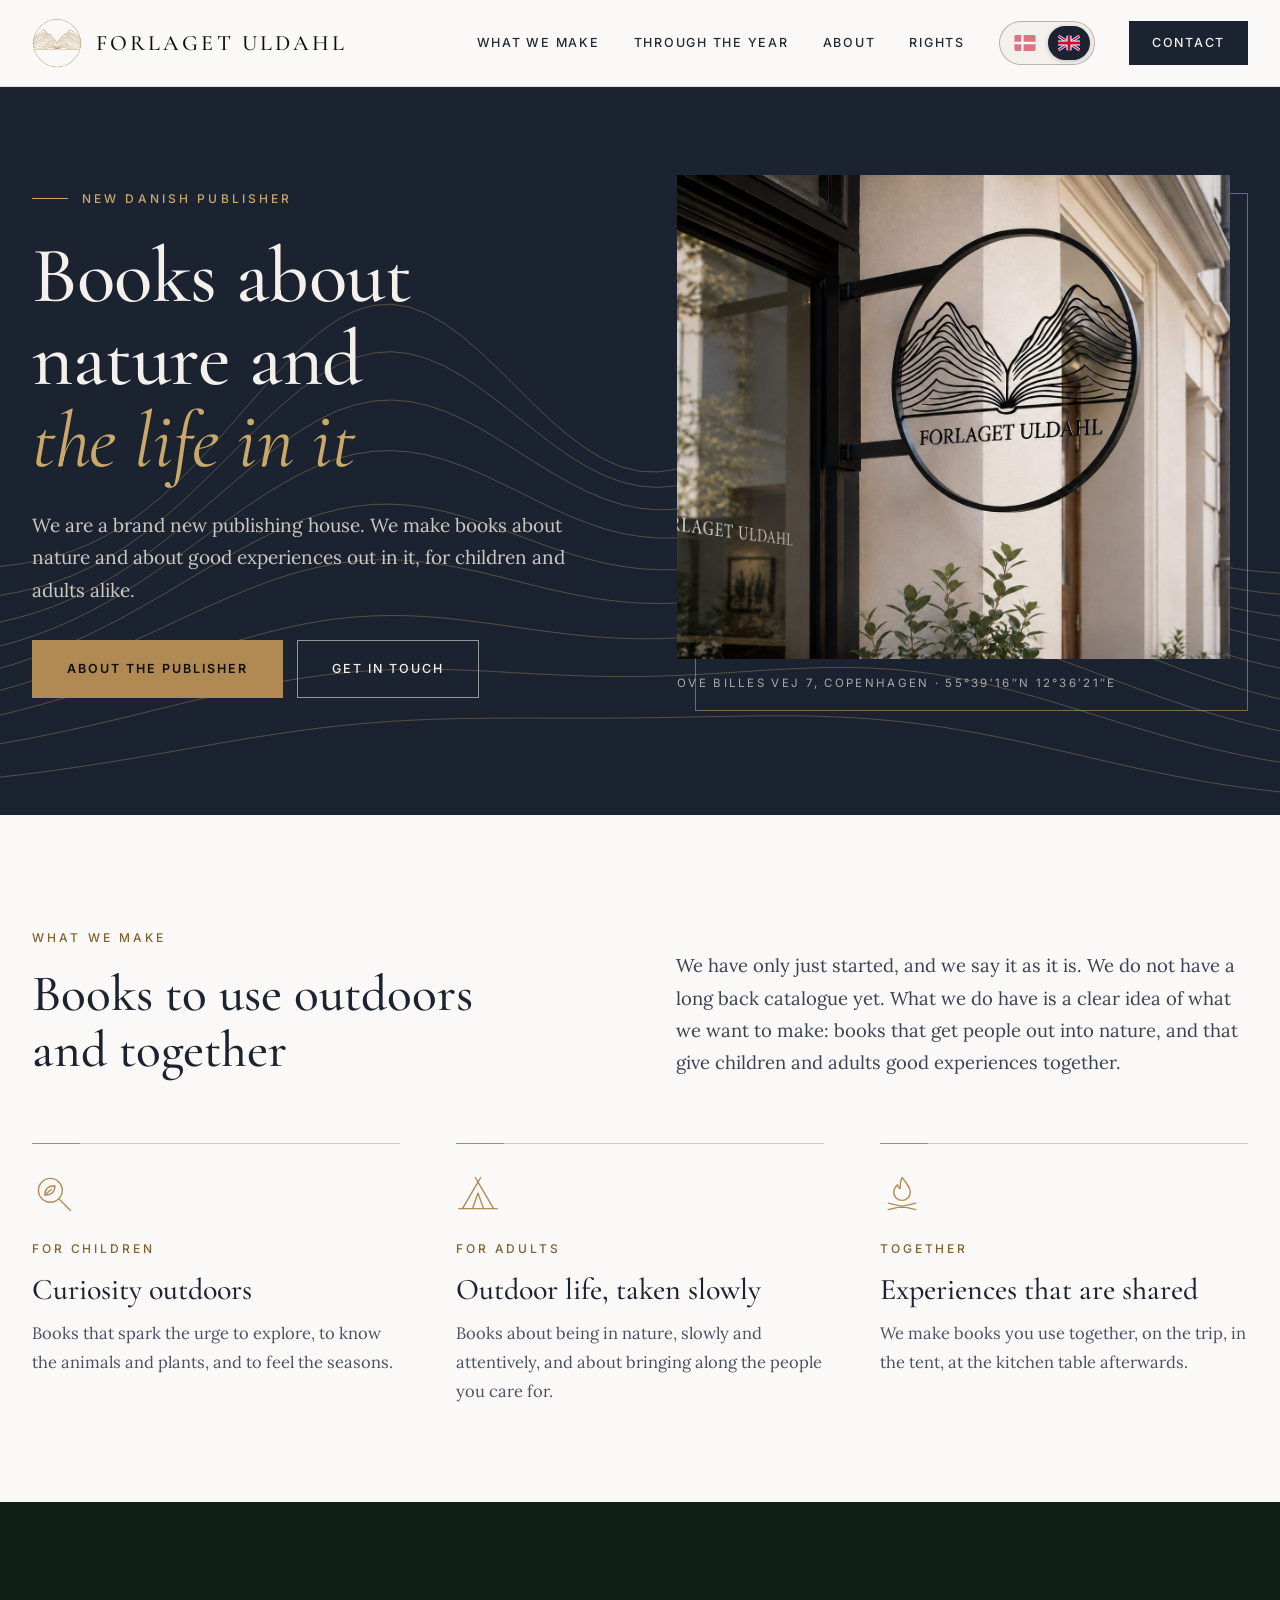
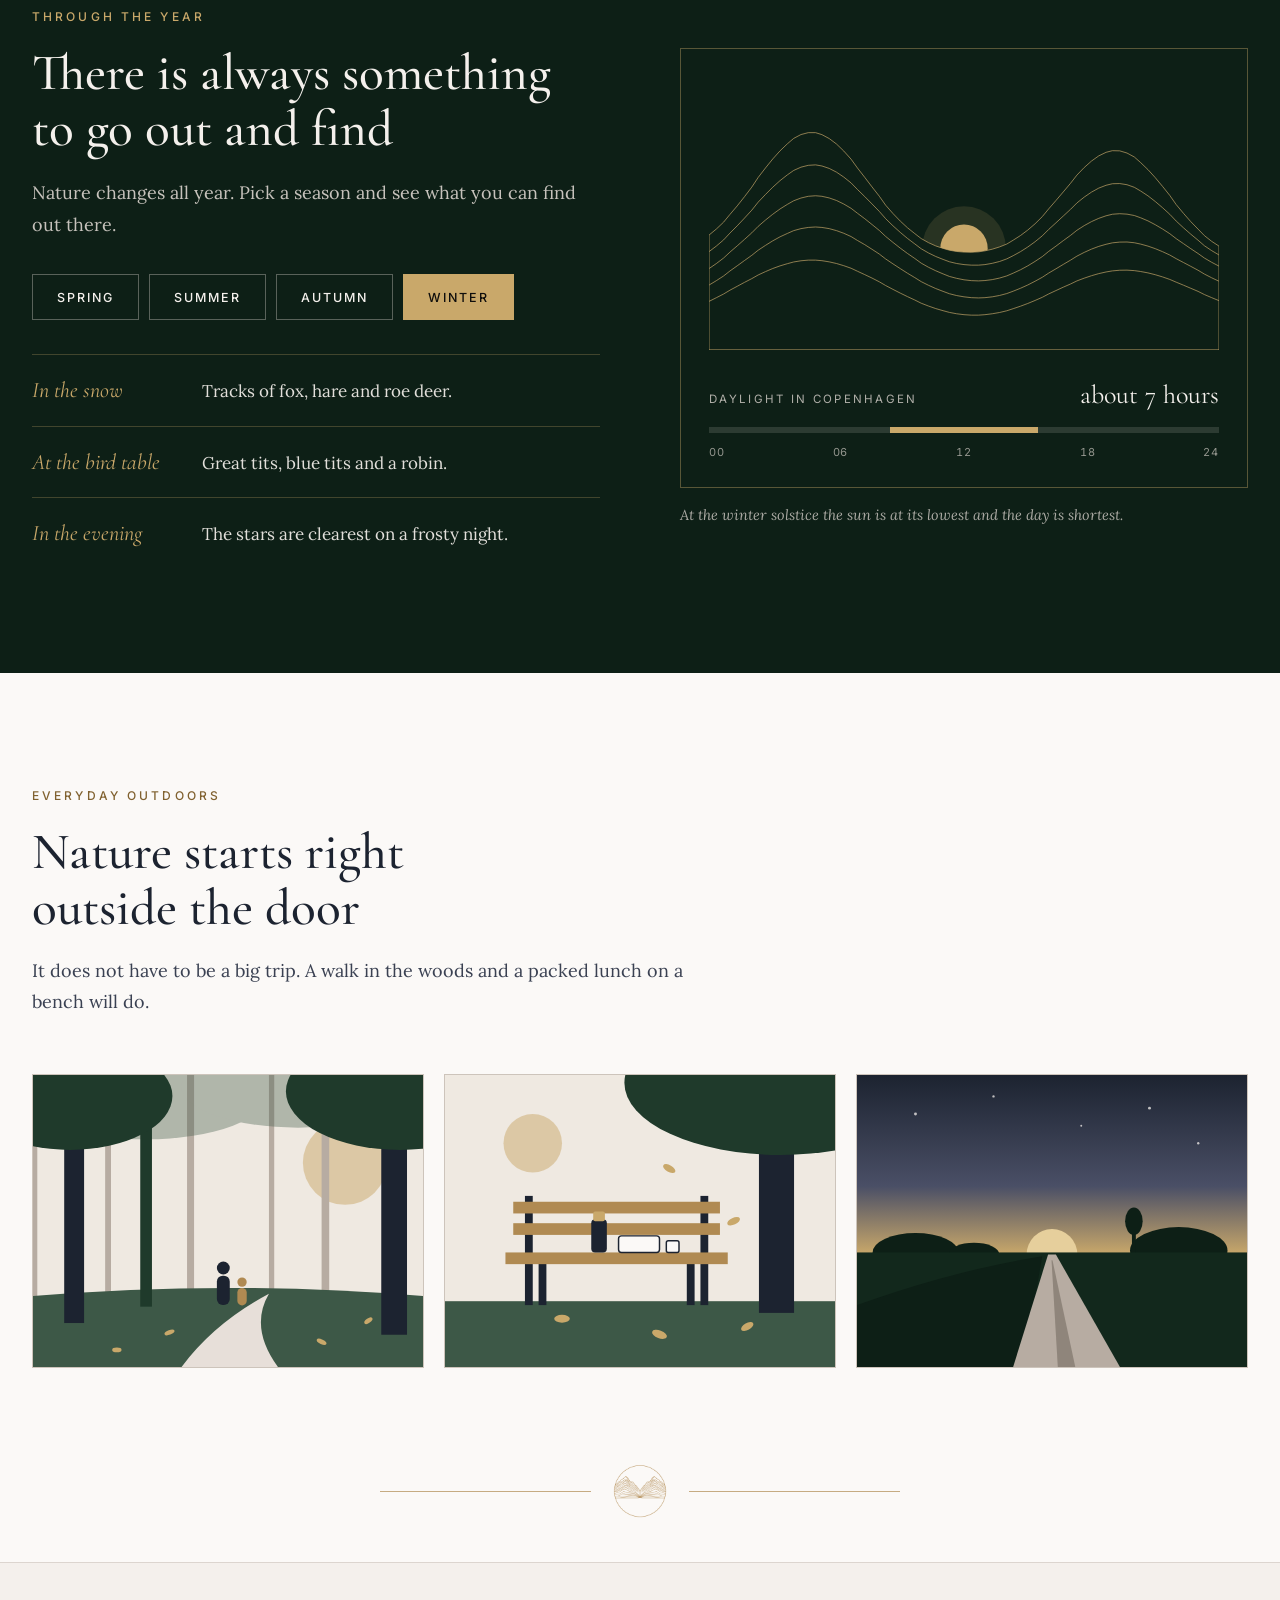
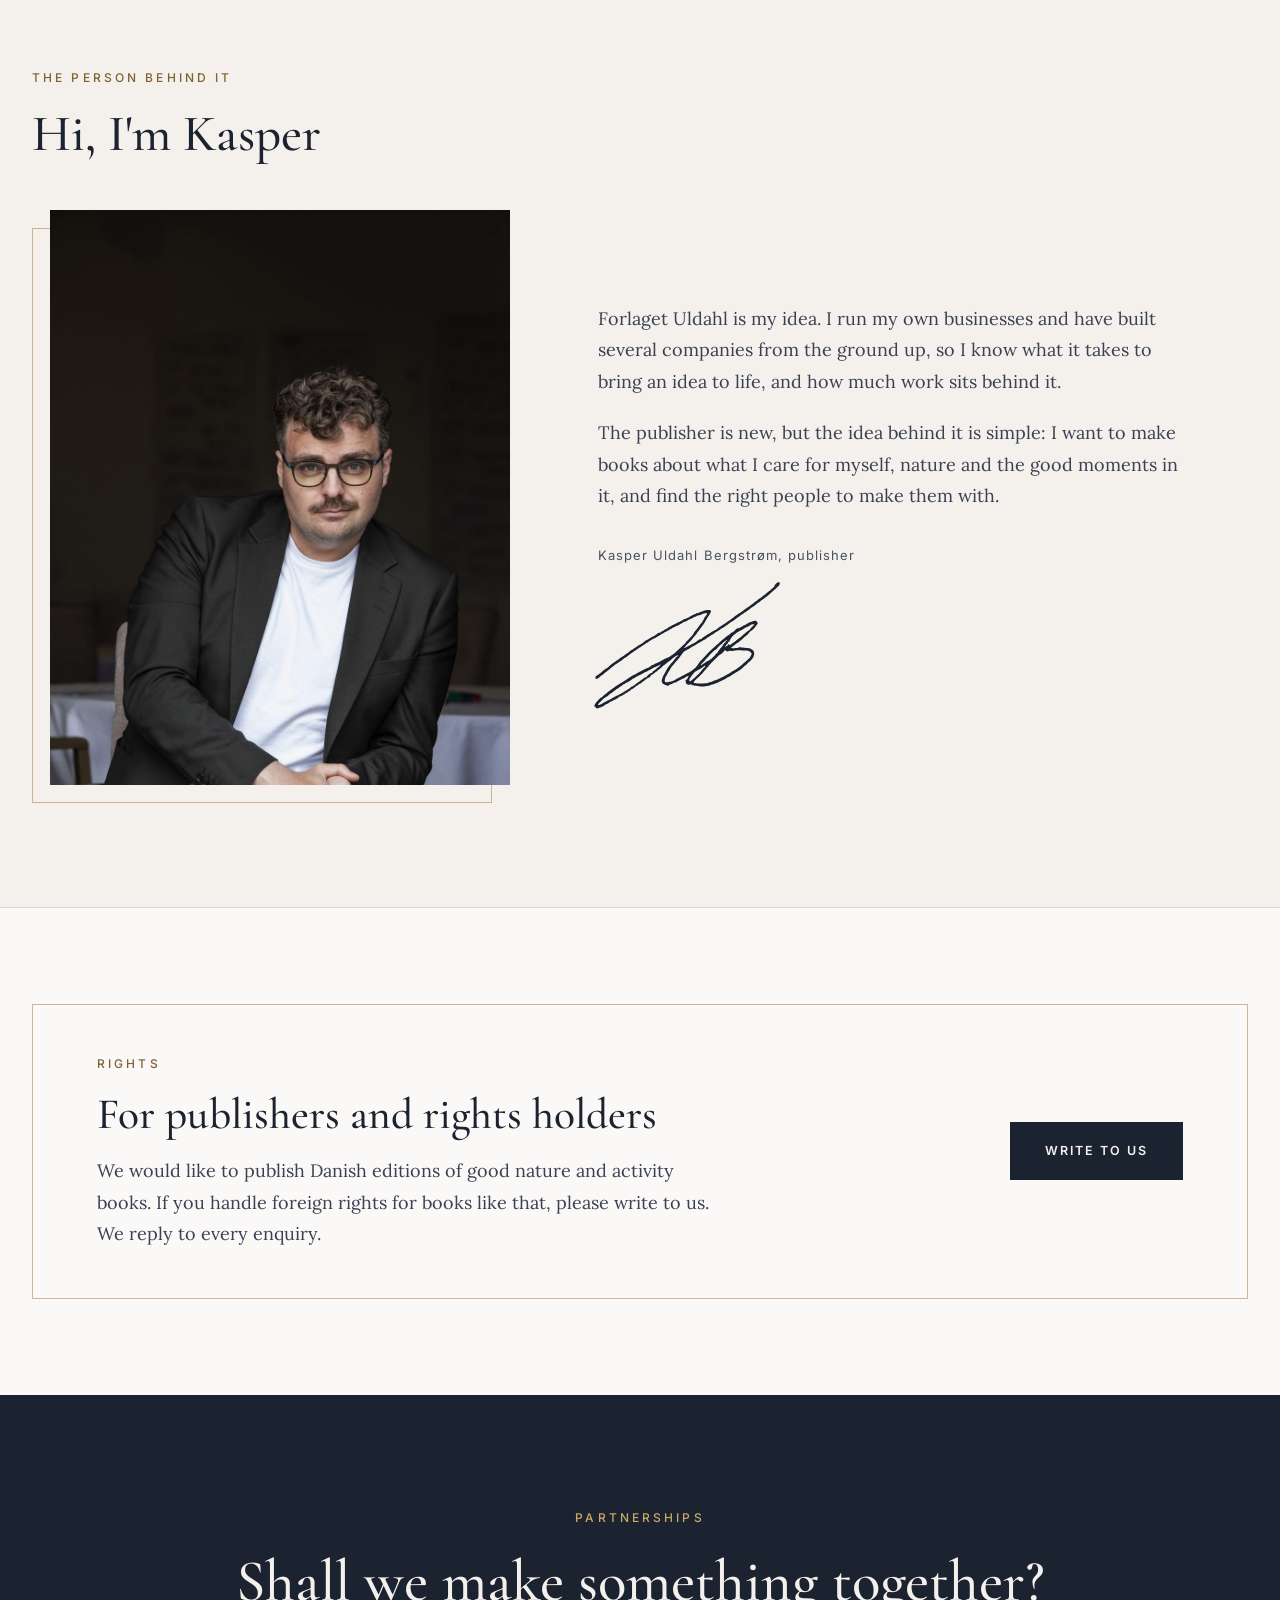
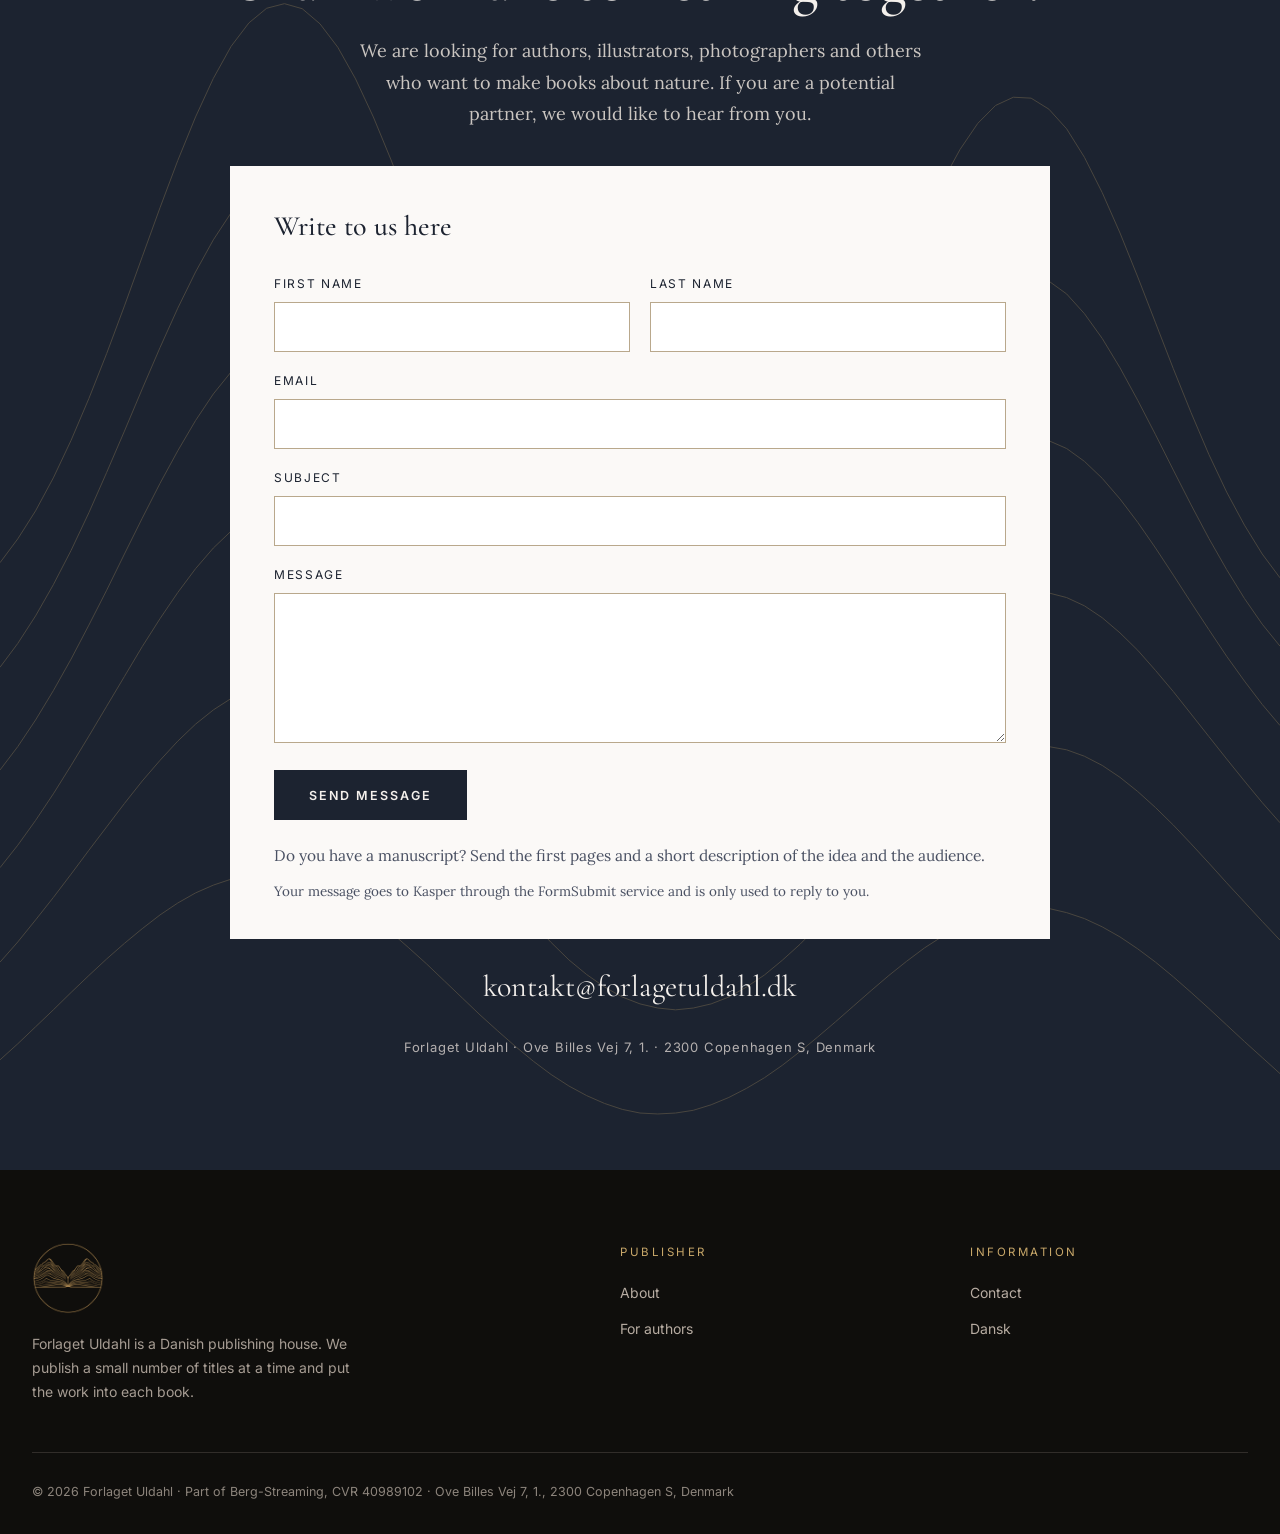
<file: en/index.html>
<!doctype html>
<html lang="en">
<head>
<meta charset="utf-8">
<meta name="viewport" content="width=device-width, initial-scale=1">
<title>Forlaget Uldahl</title>
<meta name="description" content="Forlaget Uldahl is a new Danish publishing house. We make books about nature and about good experiences out in it, for children and adults alike.">
<link rel="canonical" href="https://forlagetuldahl.dk/en/">
<link rel="alternate" hreflang="da" href="https://forlagetuldahl.dk/">
<link rel="alternate" hreflang="en" href="https://forlagetuldahl.dk/en/">
<meta property="og:type" content="website">
<meta property="og:site_name" content="Forlaget Uldahl">
<meta property="og:locale" content="en_GB">
<meta property="og:title" content="Forlaget Uldahl">
<meta property="og:description" content="Forlaget Uldahl is a new Danish publishing house. We make books about nature and about good experiences out in it, for children and adults alike.">
<meta property="og:url" content="https://forlagetuldahl.dk/en/">
<meta property="og:image" content="https://forlagetuldahl.dk/assets/images/skilt.jpg">
<meta name="twitter:card" content="summary_large_image">
<link rel="icon" href="../assets/images/maerke.png">
<link rel="preconnect" href="https://fonts.googleapis.com">
<link rel="preconnect" href="https://fonts.gstatic.com" crossorigin>
<link rel="stylesheet" href="https://fonts.googleapis.com/css2?family=Cormorant+Garamond:ital,wght@0,400;0,500;0,600;1,400;1,500&amp;family=Inter:wght@400;500;600&amp;family=Lora:ital,wght@0,400;0,500;1,400&amp;display=swap">
<link rel="stylesheet" href="../assets/css/style.css">
</head>
<body>
<div style="background: #FBF9F7; color: #222937; font-family: 'Lora', Georgia, serif; font-size: 17px; line-height: 1.75; overflow-x: hidden">

<header style="background: #FBF9F7; border-bottom: 1px solid rgba(183,172,162,.4)">
<div style="max-width: 1240px; margin: 0 auto; padding: 18px 32px; display: flex; flex-wrap: wrap; align-items: center; justify-content: space-between; gap: 14px 32px">
<a href="#top" style="display: flex; align-items: center; gap: 14px; text-decoration: none">
<img src="../assets/images/maerke.png" alt="" style="width: 50px; height: 50px; object-fit: contain">
<span style="font-family: 'Cormorant Garamond', Georgia, serif; font-size: 22px; letter-spacing: .14em; text-transform: uppercase; color: #0F0E0C; font-weight: 500">Forlaget Uldahl</span>
</a>
<nav class="menu" aria-label="Main menu" style="display: flex; flex-wrap: wrap; align-items: center; gap: 10px 34px; font-family: 'Inter', sans-serif; font-size: 12.5px; letter-spacing: .14em; text-transform: uppercase; font-weight: 500">
<a href="#det-vi-laver">What we make</a>
<a href="#aaret-rundt">Through the year</a>
<a href="#personen-bag">About</a>
<a href="#rights">Rights</a>
<a class="knap skift" href="../" lang="da" aria-label="Switch to Danish" style="display: inline-flex; align-items: center; gap: 2px; min-height: 44px; box-sizing: border-box; padding: 4px; border: 1px solid rgba(183,172,162,.9); border-radius: 999px; background: #F4F0EC"><span class="fra" style="display: flex; align-items: center; justify-content: center; width: 42px; height: 34px; border-radius: 999px; opacity: .55"><svg aria-hidden="true" viewBox="0 0 37 28" style="width: 22px; height: 16px; display: block; border-radius: 2px"><path fill="#C8102E" d="M0 0h37v28H0z"></path><path fill="#fff" d="M12 0h4v28h-4zM0 12h37v4H0z"></path></svg></span><span class="" style="display: flex; align-items: center; justify-content: center; width: 42px; height: 34px; border-radius: 999px; background: #1C2330; box-shadow: 0 1px 4px rgba(28,35,48,.25)"><svg aria-hidden="true" viewBox="0 0 60 40" style="width: 22px; height: 16px; display: block; border-radius: 2px"><path fill="#012169" d="M0 0h60v40H0z"></path><path stroke="#fff" stroke-width="8" d="M0 0l60 40M60 0L0 40"></path><path stroke="#C8102E" stroke-width="4" d="M0 0l60 40M60 0L0 40"></path><path fill="#fff" d="M23 0h14v40H23zM0 13h60v14H0z"></path><path fill="#C8102E" d="M26 0h8v40h-8zM0 16h60v8H0z"></path></svg></span></a>
<a class="knap knap-guld" href="#kontakt" style="display: inline-flex; align-items: center; min-height: 44px; box-sizing: border-box; padding: 0 22px; background: #1C2330; border: 1px solid #1C2330; color: #F4F0EC">Contact</a>
</nav>
</div>
</header>

<section id="top" style="position: relative; background: #1C2330; color: #F4F0EC; overflow: hidden">
<svg aria-hidden="true" viewBox="0 0 1440 520" preserveAspectRatio="none" style="position: absolute; left: 0; bottom: 0; width: 100%; height: 78%; opacity: .34">
<g stroke="#C9A86A" stroke-width="1">
<path class="kurve" d="M0 292.6 L20 290.5 L40 287.7 L60 283.8 L80 278.7 L100 272.2 L120 264.1 L140 254.4 L160 243.0 L180 229.8 L200 215.0 L220 198.7 L240 181.1 L260 162.8 L280 144.1 L300 125.7 L320 108.1 L340 91.9 L360 77.9 L380 66.5 L400 58.3 L420 53.5 L440 52.4 L460 54.9 L480 60.9 L500 70.1 L520 82.0 L540 96.0 L560 111.4 L580 127.5 L600 143.6 L620 159.0 L640 173.0 L660 185.1 L680 194.7 L700 201.6 L720 205.4 L740 206.0 L760 203.5 L780 198.0 L800 189.7 L820 179.0 L840 166.6 L860 152.9 L880 138.7 L900 124.9 L920 112.0 L940 101.0 L960 92.4 L980 86.8 L1000 84.5 L1020 85.8 L1040 90.7 L1060 99.0 L1080 110.2 L1100 124.0 L1120 139.6 L1140 156.5 L1160 173.9 L1180 191.3 L1200 208.1 L1220 223.8 L1240 238.1 L1260 250.9 L1280 261.9 L1300 271.2 L1320 278.8 L1340 285.0 L1360 289.7 L1380 293.2 L1400 295.8 L1420 297.5 L1440 298.5"></path>
<path class="kurve" d="M0 319.0 L20 316.1 L40 312.3 L60 307.4 L80 301.3 L100 294.0 L120 285.3 L140 275.2 L160 263.7 L180 250.8 L200 236.8 L220 221.7 L240 205.8 L260 189.6 L280 173.4 L300 157.6 L320 142.7 L340 129.2 L360 117.5 L380 108.1 L400 101.2 L420 97.1 L440 95.9 L460 97.6 L480 102.1 L500 109.1 L520 118.2 L540 129.2 L560 141.3 L580 154.1 L600 167.1 L620 179.6 L640 191.1 L660 201.2 L680 209.4 L700 215.4 L720 219.0 L740 220.1 L760 218.8 L780 215.0 L800 209.1 L820 201.3 L840 192.2 L860 182.1 L880 171.7 L900 161.6 L920 152.2 L940 144.2 L960 138.1 L980 134.1 L1000 132.7 L1020 133.9 L1040 137.8 L1060 144.2 L1080 153.0 L1100 163.8 L1120 176.1 L1140 189.6 L1160 203.7 L1180 218.0 L1200 232.0 L1220 245.5 L1240 258.0 L1260 269.5 L1280 279.6 L1300 288.5 L1320 296.0 L1340 302.2 L1360 307.2 L1380 311.2 L1400 314.2 L1420 316.4 L1440 318.0"></path>
<path class="kurve" d="M0 343.5 L20 339.6 L40 334.9 L60 329.2 L80 322.4 L100 314.5 L120 305.5 L140 295.4 L160 284.2 L180 272.1 L200 259.1 L220 245.5 L240 231.6 L260 217.5 L280 203.7 L300 190.4 L320 178.1 L340 167.0 L360 157.5 L380 149.9 L400 144.4 L420 141.1 L440 140.1 L460 141.4 L480 144.9 L500 150.3 L520 157.5 L540 166.1 L560 175.7 L580 185.9 L600 196.3 L620 206.3 L640 215.6 L660 223.9 L680 230.7 L700 235.9 L720 239.3 L740 240.7 L760 240.2 L780 237.8 L800 233.8 L820 228.4 L840 221.9 L860 214.7 L880 207.2 L900 199.8 L920 193.0 L940 187.2 L960 182.7 L980 179.9 L1000 178.8 L1020 179.7 L1040 182.6 L1060 187.5 L1080 194.1 L1100 202.3 L1120 211.8 L1140 222.3 L1160 233.5 L1180 245.0 L1200 256.5 L1220 267.7 L1240 278.4 L1260 288.5 L1280 297.6 L1300 305.8 L1320 313.1 L1340 319.3 L1360 324.6 L1380 329.1 L1400 332.7 L1420 335.6 L1440 338.0"></path>
<path class="kurve" d="M0 365.5 L20 360.9 L40 355.5 L60 349.3 L80 342.2 L100 334.3 L120 325.5 L140 315.9 L160 305.6 L180 294.6 L200 283.1 L220 271.3 L240 259.5 L260 247.7 L280 236.3 L300 225.6 L320 215.7 L340 206.9 L360 199.5 L380 193.7 L400 189.5 L420 187.1 L440 186.4 L460 187.6 L480 190.4 L500 194.8 L520 200.5 L540 207.3 L560 214.8 L580 222.7 L600 230.8 L620 238.7 L640 246.1 L660 252.6 L680 258.1 L700 262.3 L720 265.1 L740 266.5 L760 266.4 L780 264.9 L800 262.2 L820 258.4 L840 253.7 L860 248.5 L880 243.1 L900 237.7 L920 232.7 L940 228.4 L960 225.0 L980 222.8 L1000 222.0 L1020 222.6 L1040 224.6 L1060 228.2 L1080 233.1 L1100 239.3 L1120 246.6 L1140 254.7 L1160 263.5 L1180 272.8 L1200 282.2 L1220 291.6 L1240 300.7 L1260 309.5 L1280 317.8 L1300 325.5 L1320 332.5 L1340 338.7 L1360 344.3 L1380 349.2 L1400 353.5 L1420 357.2 L1440 360.3"></path>
<path class="kurve" d="M0 385.8 L20 380.9 L40 375.3 L60 369.2 L80 362.3 L100 354.9 L120 346.9 L140 338.3 L160 329.3 L180 319.9 L200 310.3 L220 300.6 L240 291.0 L260 281.6 L280 272.7 L300 264.3 L320 256.7 L340 250.1 L360 244.6 L380 240.4 L400 237.4 L420 235.7 L440 235.5 L460 236.5 L480 238.8 L500 242.2 L520 246.6 L540 251.7 L560 257.3 L580 263.3 L600 269.3 L620 275.2 L640 280.6 L660 285.4 L680 289.5 L700 292.5 L720 294.6 L740 295.6 L760 295.5 L780 294.4 L800 292.4 L820 289.5 L840 286.1 L860 282.3 L880 278.2 L900 274.2 L920 270.5 L940 267.3 L960 264.8 L980 263.2 L1000 262.5 L1020 263.0 L1040 264.5 L1060 267.2 L1080 271.0 L1100 275.8 L1120 281.6 L1140 288.1 L1160 295.2 L1180 302.8 L1200 310.6 L1220 318.6 L1240 326.6 L1260 334.4 L1280 342.0 L1300 349.2 L1320 355.9 L1340 362.2 L1360 367.9 L1380 373.1 L1400 377.9 L1420 382.1 L1440 385.8"></path>
<path class="kurve" d="M0 406.1 L20 401.4 L40 396.3 L60 390.7 L80 384.7 L100 378.3 L120 371.5 L140 364.4 L160 357.1 L180 349.6 L200 342.0 L220 334.5 L240 327.1 L260 320.0 L280 313.3 L300 307.1 L320 301.5 L340 296.7 L360 292.8 L380 289.7 L400 287.6 L420 286.5 L440 286.4 L460 287.1 L480 288.8 L500 291.2 L520 294.2 L540 297.7 L560 301.6 L580 305.7 L600 309.8 L620 313.7 L640 317.3 L660 320.4 L680 323.0 L700 324.9 L720 326.1 L740 326.5 L760 326.2 L780 325.1 L800 323.5 L820 321.3 L840 318.7 L860 315.8 L880 312.9 L900 310.0 L920 307.4 L940 305.1 L960 303.4 L980 302.4 L1000 302.1 L1020 302.7 L1040 304.2 L1060 306.5 L1080 309.7 L1100 313.7 L1120 318.5 L1140 323.9 L1160 329.9 L1180 336.4 L1200 343.2 L1220 350.1 L1240 357.1 L1260 364.2 L1280 371.0 L1300 377.7 L1320 384.0 L1340 390.1 L1360 395.7 L1380 400.9 L1400 405.7 L1420 410.0 L1440 414.0"></path>
<path class="kurve" d="M0 428.6 L20 424.7 L40 420.4 L60 415.9 L80 411.1 L100 406.1 L120 400.8 L140 395.4 L160 389.8 L180 384.2 L200 378.5 L220 373.0 L240 367.6 L260 362.4 L280 357.5 L300 353.1 L320 349.1 L340 345.6 L360 342.7 L380 340.4 L400 338.8 L420 337.8 L440 337.5 L460 337.7 L480 338.5 L500 339.8 L520 341.6 L540 343.6 L560 345.8 L580 348.1 L600 350.4 L620 352.6 L640 354.6 L660 356.3 L680 357.5 L700 358.4 L720 358.8 L740 358.7 L760 358.1 L780 357.2 L800 355.8 L820 354.2 L840 352.3 L860 350.3 L880 348.4 L900 346.5 L920 344.9 L940 343.7 L960 342.9 L980 342.6 L1000 342.9 L1020 343.9 L1040 345.5 L1060 347.8 L1080 350.8 L1100 354.4 L1120 358.7 L1140 363.4 L1160 368.6 L1180 374.2 L1200 380.1 L1220 386.1 L1240 392.3 L1260 398.4 L1280 404.5 L1300 410.4 L1320 416.1 L1340 421.5 L1360 426.6 L1380 431.3 L1400 435.7 L1420 439.6 L1440 443.2"></path>
<path class="kurve" d="M0 454.9 L20 452.0 L40 448.9 L60 445.6 L80 442.1 L100 438.5 L120 434.7 L140 430.9 L160 426.9 L180 422.9 L200 418.9 L220 414.9 L240 411.0 L260 407.3 L280 403.8 L300 400.5 L320 397.5 L340 394.8 L360 392.5 L380 390.5 L400 389.0 L420 387.9 L440 387.1 L460 386.7 L480 386.7 L500 386.9 L520 387.4 L540 388.1 L560 389.0 L580 389.9 L600 390.8 L620 391.6 L640 392.3 L660 392.9 L680 393.3 L700 393.4 L720 393.4 L740 393.0 L760 392.5 L780 391.7 L800 390.8 L820 389.8 L840 388.7 L860 387.6 L880 386.7 L900 385.9 L920 385.3 L940 385.0 L960 385.1 L980 385.6 L1000 386.5 L1020 387.9 L1040 389.9 L1060 392.3 L1080 395.2 L1100 398.5 L1120 402.3 L1140 406.4 L1160 410.9 L1180 415.6 L1200 420.5 L1220 425.6 L1240 430.6 L1260 435.7 L1280 440.7 L1300 445.5 L1320 450.1 L1340 454.5 L1360 458.6 L1380 462.4 L1400 465.9 L1420 469.1 L1440 471.8"></path>
<path class="kurve" d="M0 485.5 L20 483.6 L40 481.6 L60 479.4 L80 477.1 L100 474.7 L120 472.1 L140 469.5 L160 466.7 L180 463.9 L200 461.1 L220 458.2 L240 455.4 L260 452.6 L280 449.9 L300 447.3 L320 444.9 L340 442.6 L360 440.5 L380 438.7 L400 437.0 L420 435.6 L440 434.4 L460 433.5 L480 432.7 L500 432.2 L520 431.8 L540 431.6 L560 431.5 L580 431.4 L600 431.4 L620 431.5 L640 431.5 L660 431.5 L680 431.5 L700 431.4 L720 431.2 L740 431.0 L760 430.7 L780 430.4 L800 430.1 L820 429.8 L840 429.5 L860 429.3 L880 429.3 L900 429.4 L920 429.7 L940 430.3 L960 431.1 L980 432.2 L1000 433.6 L1020 435.3 L1040 437.3 L1060 439.6 L1080 442.3 L1100 445.2 L1120 448.3 L1140 451.7 L1160 455.2 L1180 458.9 L1200 462.6 L1220 466.4 L1240 470.2 L1260 473.9 L1280 477.5 L1300 480.9 L1320 484.2 L1340 487.3 L1360 490.2 L1380 492.8 L1400 495.1 L1420 497.2 L1440 498.9"></path>
</g>
</svg>
<div style="position: relative; max-width: 1240px; margin: 0 auto; padding: 88px 32px 104px; display: flex; flex-wrap: wrap; align-items: center; gap: 56px 72px">
<div style="flex: 1 1 440px; min-width: 0; display: flex; flex-direction: column; gap: 26px">
<p class="ind" style="margin: 0; font-family: 'Inter', sans-serif; font-size: 12px; letter-spacing: .26em; text-transform: uppercase; color: #C9A86A; font-weight: 500; display: flex; align-items: center; gap: 14px"><span style="display: inline-block; width: 36px; height: 1px; background: #C9A86A"></span>New Danish publisher</p>
<h1 class="ind2" style="margin: 0; font-family: 'Cormorant Garamond', Georgia, serif; font-weight: 500; font-size: clamp(46px, 6.2vw, 84px); line-height: 1.04; letter-spacing: -.005em; color: #F4F0EC; text-wrap: balance">Books about nature and <em style="font-weight: 400; color: #C9A86A">the life in it</em></h1>
<p class="ind3" style="margin: 0; max-width: 46ch; font-size: 19px; line-height: 1.7; color: rgba(231,223,217,.88)">We are a brand new publishing house. We make books about nature and about good experiences out in it, for children and adults alike.</p>
<div class="ind3" style="display: flex; flex-wrap: wrap; gap: 14px; padding-top: 8px">
<a class="knap knap-guld" href="#personen-bag" style="display: inline-block; min-height: 20px; padding: 17px 34px; background: #B08A52; border: 1px solid #B08A52; color: #0F0E0C; text-decoration: none; font-family: 'Inter', sans-serif; font-size: 12.5px; letter-spacing: .16em; text-transform: uppercase; font-weight: 600">About the publisher</a>
<a class="knap knap-lys" href="#kontakt" style="display: inline-block; min-height: 20px; padding: 17px 34px; background: transparent; border: 1px solid rgba(231,223,217,.6); color: #F4F0EC; text-decoration: none; font-family: 'Inter', sans-serif; font-size: 12.5px; letter-spacing: .16em; text-transform: uppercase; font-weight: 500">Get in touch</a>
</div>
</div>
<div style="flex: 1 1 420px; min-width: 0; position: relative; padding: 0 18px 18px 0">
<div aria-hidden="true" style="position: absolute; top: 18px; left: 18px; right: 0; bottom: 0; border: 1px solid rgba(201,168,106,.55)"></div>
<div style="position: relative; overflow: hidden; aspect-ratio: 4 / 3.5; background: #222937">
<img class="zoom" src="../assets/images/skilt.jpg" alt="Forlaget Uldahl sign with mountains and an open book on a facade" style="width: 100%; height: 100%; object-fit: cover; object-position: center 40%; display: block">
</div>
<p style="position: relative; margin: 14px 0 0; font-family: 'Inter', sans-serif; font-size: 11.5px; letter-spacing: .2em; text-transform: uppercase; color: rgba(231,223,217,.7)">Ove Billes Vej 7, Copenhagen · 55°39′16″N 12°36′21″E</p>
</div>
</div>
</section>

<section id="det-vi-laver" style="max-width: 1240px; margin: 0 auto; padding: 112px 32px 96px">
<div style="display: flex; flex-wrap: wrap; gap: 28px 72px; align-items: flex-end; margin-bottom: 64px">
<div style="flex: 1 1 380px; min-width: 0">
<p style="margin: 0 0 18px; font-family: 'Inter', sans-serif; font-size: 12px; letter-spacing: .26em; text-transform: uppercase; color: #80612F; font-weight: 500">What we make</p>
<h2 style="margin: 0; font-family: 'Cormorant Garamond', Georgia, serif; font-weight: 500; font-size: clamp(34px, 4vw, 52px); line-height: 1.1; color: #1C2330; text-wrap: balance">Books to use outdoors and together</h2>
</div>
<p style="flex: 1 1 380px; min-width: 0; margin: 0; max-width: 54ch; font-size: 18.5px; color: #3A4152">We have only just started, and we say it as it is. We do not have a long back catalogue yet. What we do have is a clear idea of what we want to make: books that get people out into nature, and that give children and adults good experiences together.</p>
</div>
<div style="display: flex; flex-wrap: wrap; gap: 48px 56px">
<article class="spalte" style="flex: 1 1 280px; min-width: 0; padding-top: 28px; border-top: 1px solid rgba(183,172,162,.6); position: relative">
<span class="streg" aria-hidden="true" style="position: absolute; top: -1px; left: 0; width: 48px; height: 1px; background: #B08A52"></span>
<svg class="ikon" aria-hidden="true" viewBox="0 0 48 48" fill="none" stroke="#B08A52" stroke-width="1.5" stroke-linecap="round" stroke-linejoin="round" style="display: block; width: 44px; height: 44px; margin: 0 0 22px"><circle cx="20" cy="20" r="13"></circle><path d="M30 30l12 12"></path><path d="M14 25c0-7 4-10 11-10 0 7-4 11-11 10z"></path><path d="M14 25l7-6"></path></svg>
<p style="margin: 0 0 14px; font-family: 'Inter', sans-serif; font-size: 12px; letter-spacing: .24em; text-transform: uppercase; color: #80612F; font-weight: 500">For children</p>
<h3 style="margin: 0 0 12px; font-family: 'Cormorant Garamond', Georgia, serif; font-weight: 500; font-size: 30px; line-height: 1.15; color: #1C2330">Curiosity outdoors</h3>
<p style="margin: 0; font-size: 16.5px; color: #4A5163">Books that spark the urge to explore, to know the animals and plants, and to feel the seasons.</p>
</article>
<article class="spalte" style="flex: 1 1 280px; min-width: 0; padding-top: 28px; border-top: 1px solid rgba(183,172,162,.6); position: relative">
<span class="streg" aria-hidden="true" style="position: absolute; top: -1px; left: 0; width: 48px; height: 1px; background: #B08A52"></span>
<svg class="ikon" aria-hidden="true" viewBox="0 0 48 48" fill="none" stroke="#B08A52" stroke-width="1.5" stroke-linecap="round" stroke-linejoin="round" style="display: block; width: 44px; height: 44px; margin: 0 0 22px"><path d="M3 40h42"></path><path d="M7 40L24 11l17 29"></path><path d="M21 6l3 5 3-5"></path><path d="M24 23l-6 17M24 23l6 17"></path></svg>
<p style="margin: 0 0 14px; font-family: 'Inter', sans-serif; font-size: 12px; letter-spacing: .24em; text-transform: uppercase; color: #80612F; font-weight: 500">For adults</p>
<h3 style="margin: 0 0 12px; font-family: 'Cormorant Garamond', Georgia, serif; font-weight: 500; font-size: 30px; line-height: 1.15; color: #1C2330">Outdoor life, taken slowly</h3>
<p style="margin: 0; font-size: 16.5px; color: #4A5163">Books about being in nature, slowly and attentively, and about bringing along the people you care for.</p>
</article>
<article class="spalte" style="flex: 1 1 280px; min-width: 0; padding-top: 28px; border-top: 1px solid rgba(183,172,162,.6); position: relative">
<span class="streg" aria-hidden="true" style="position: absolute; top: -1px; left: 0; width: 48px; height: 1px; background: #B08A52"></span>
<svg class="ikon" aria-hidden="true" viewBox="0 0 48 48" fill="none" stroke="#B08A52" stroke-width="1.5" stroke-linecap="round" stroke-linejoin="round" style="display: block; width: 44px; height: 44px; margin: 0 0 22px"><path d="M9 41l30-7M9 34l30 7"></path><path d="M24 6c6 7 9 11 9 16a9 9 0 0 1-18 0c0-3 2-6 4-8 1 3 2 4 3 4 0-4 0-8 2-12z"></path></svg>
<p style="margin: 0 0 14px; font-family: 'Inter', sans-serif; font-size: 12px; letter-spacing: .24em; text-transform: uppercase; color: #80612F; font-weight: 500">Together</p>
<h3 style="margin: 0 0 12px; font-family: 'Cormorant Garamond', Georgia, serif; font-weight: 500; font-size: 30px; line-height: 1.15; color: #1C2330">Experiences that are shared</h3>
<p style="margin: 0; font-size: 16.5px; color: #4A5163">We make books you use together, on the trip, in the tent, at the kitchen table afterwards.</p>
</article>
</div>
</section>

<section id="aaret-rundt" style="background: #0D1F16; color: #F4F0EC">
<div style="max-width: 1240px; margin: 0 auto; padding: 104px 32px; display: flex; flex-wrap: wrap; gap: 56px 80px; align-items: center">
<div style="flex: 1 1 420px; min-width: 0">
<p style="margin: 0 0 18px; font-family: 'Inter', sans-serif; font-size: 12px; letter-spacing: .26em; text-transform: uppercase; color: #C9A86A; font-weight: 500">Through the year</p>
<h2 style="margin: 0 0 20px; font-family: 'Cormorant Garamond', Georgia, serif; font-weight: 500; font-size: clamp(34px, 4vw, 52px); line-height: 1.1; color: #F4F0EC; text-wrap: balance">There is always something to go out and find</h2>
<p style="margin: 0 0 34px; max-width: 50ch; font-size: 18px; color: rgba(231,223,217,.85)">Nature changes all year. Pick a season and see what you can find out there.</p>
<div role="group" aria-label="Pick a season" style="display: flex; flex-wrap: wrap; gap: 10px; margin-bottom: 34px">
<button class="fane" type="button" data-aarstid="forar" aria-pressed="false" style="min-height: 46px; padding: 0 24px; cursor: pointer; font-family: 'Inter', sans-serif; font-size: 12.5px; letter-spacing: .16em; text-transform: uppercase; font-weight: 500; border: 1px solid rgba(231,223,217,.35); background: transparent; color: #F4F0EC">Spring</button>
<button class="fane" type="button" data-aarstid="sommer" aria-pressed="false" style="min-height: 46px; padding: 0 24px; cursor: pointer; font-family: 'Inter', sans-serif; font-size: 12.5px; letter-spacing: .16em; text-transform: uppercase; font-weight: 500; border: 1px solid rgba(231,223,217,.35); background: transparent; color: #F4F0EC">Summer</button>
<button class="fane" type="button" data-aarstid="efterar" aria-pressed="true" style="min-height: 46px; padding: 0 24px; cursor: pointer; font-family: 'Inter', sans-serif; font-size: 12.5px; letter-spacing: .16em; text-transform: uppercase; font-weight: 500; border: 1px solid rgba(231,223,217,.35); background: transparent; color: #F4F0EC">Autumn</button>
<button class="fane" type="button" data-aarstid="vinter" aria-pressed="false" style="min-height: 46px; padding: 0 24px; cursor: pointer; font-family: 'Inter', sans-serif; font-size: 12.5px; letter-spacing: .16em; text-transform: uppercase; font-weight: 500; border: 1px solid rgba(231,223,217,.35); background: transparent; color: #F4F0EC">Winter</button>
</div>
<ul style="margin: 0; padding: 0; list-style: none; display: flex; flex-direction: column">
<li style="display: flex; gap: 20px; align-items: baseline; padding: 16px 0; border-top: 1px solid rgba(201,168,106,.28)">
<span style="flex: 0 0 auto; font-family: 'Cormorant Garamond', Georgia, serif; font-style: italic; font-size: 22px; color: #C9A86A; min-width: 150px" data-t="hvor">On the forest floor</span>
<span style="font-size: 17px; color: rgba(244,240,236,.92)" data-t="hvad">Mushrooms come up after the rain.</span>
</li>
<li style="display: flex; gap: 20px; align-items: baseline; padding: 16px 0; border-top: 1px solid rgba(201,168,106,.28)">
<span style="flex: 0 0 auto; font-family: 'Cormorant Garamond', Georgia, serif; font-style: italic; font-size: 22px; color: #C9A86A; min-width: 150px" data-t="hvor">In the sky</span>
<span style="font-size: 17px; color: rgba(244,240,236,.92)" data-t="hvad">Migrating birds fly south in large flocks.</span>
</li>
<li style="display: flex; gap: 20px; align-items: baseline; padding: 16px 0; border-top: 1px solid rgba(201,168,106,.28)">
<span style="flex: 0 0 auto; font-family: 'Cormorant Garamond', Georgia, serif; font-style: italic; font-size: 22px; color: #C9A86A; min-width: 150px" data-t="hvor">Under the trees</span>
<span style="font-size: 17px; color: rgba(244,240,236,.92)" data-t="hvad">Conkers, acorns and beech nuts in your pockets.</span>
</li>
</ul>
</div>
<figure style="flex: 1 1 420px; min-width: 0; margin: 0">
<div style="position: relative; border: 1px solid rgba(201,168,106,.4); padding: 28px 28px 24px">
<svg role="img" id="dal" aria-label="Autumn. about 12 hours" viewBox="0 0 560 300" style="display: block; width: 100%; height: auto">
<g class="sol" id="sol" style="transform: translateY(-62px)">
<circle cx="280" cy="196" r="46" fill="#C9A86A" opacity=".14"></circle>
<circle cx="280" cy="196" r="26" fill="#C9A86A"></circle>
</g>
<g stroke="#C9A86A" stroke-width="1" stroke-opacity=".75">
<path d="M0 173.6 L8 167.0 L16 159.4 L23 150.9 L31 141.5 L39 131.4 L47 120.9 L54 110.3 L62 99.9 L70 90.0 L78 81.1 L86 73.4 L93 67.4 L101 63.2 L109 61.1 L117 61.1 L124 63.3 L132 67.6 L140 73.6 L148 81.3 L156 90.2 L163 99.9 L171 110.2 L179 120.7 L187 130.9 L194 140.8 L202 149.9 L210 158.2 L218 165.6 L226 172.0 L233 177.4 L241 181.9 L249 185.5 L257 188.2 L264 190.2 L272 191.6 L280 192.3 L288 192.4 L296 192.0 L303 190.9 L311 189.1 L319 186.6 L327 183.4 L334 179.2 L342 174.1 L350 168.1 L358 161.2 L366 153.3 L373 144.8 L381 135.6 L389 126.2 L397 116.7 L404 107.7 L412 99.4 L420 92.3 L428 86.6 L436 82.7 L443 80.9 L451 81.1 L459 83.5 L467 87.8 L474 94.0 L482 101.7 L490 110.5 L498 120.1 L506 130.1 L513 140.1 L521 149.7 L529 158.8 L537 167.0 L544 174.2 L552 180.5 L560 185.7 L560 300 L0 300 Z" fill="#0D1F16"></path>
<path d="M0 191.8 L8 185.7 L16 178.9 L23 171.4 L31 163.4 L39 154.9 L47 146.2 L54 137.4 L62 129.0 L70 121.0 L78 113.8 L86 107.5 L93 102.6 L101 99.0 L109 97.0 L117 96.5 L124 97.7 L132 100.4 L140 104.5 L148 109.9 L156 116.3 L163 123.5 L171 131.3 L179 139.4 L187 147.6 L194 155.6 L202 163.4 L210 170.6 L218 177.3 L226 183.3 L233 188.6 L241 193.2 L249 197.1 L257 200.3 L264 202.9 L272 204.8 L280 206.0 L288 206.6 L296 206.6 L303 206.0 L311 204.6 L319 202.6 L327 199.7 L334 196.2 L342 191.8 L350 186.7 L358 180.9 L366 174.4 L373 167.4 L381 160.1 L389 152.7 L397 145.3 L404 138.3 L412 131.9 L420 126.4 L428 122.0 L436 118.9 L443 117.2 L451 117.0 L459 118.3 L467 121.1 L474 125.2 L482 130.5 L490 136.7 L498 143.5 L506 150.8 L513 158.2 L521 165.6 L529 172.6 L537 179.2 L544 185.3 L552 190.7 L560 195.4 L560 300 L0 300 Z" fill="#0D1F16"></path>
<path d="M0 210.4 L8 204.9 L16 198.8 L23 192.3 L31 185.4 L39 178.3 L47 171.1 L54 164.0 L62 157.1 L70 150.7 L78 144.9 L86 139.9 L93 135.9 L101 132.9 L109 131.0 L117 130.4 L124 131.0 L132 132.8 L140 135.6 L148 139.5 L156 144.2 L163 149.6 L171 155.6 L179 162.0 L187 168.5 L194 175.1 L202 181.6 L210 187.9 L218 193.8 L226 199.3 L233 204.4 L241 208.9 L249 212.8 L257 216.2 L264 219.0 L272 221.1 L280 222.7 L288 223.6 L296 223.9 L303 223.5 L311 222.5 L319 220.8 L327 218.4 L334 215.4 L342 211.7 L350 207.4 L358 202.5 L366 197.2 L373 191.5 L381 185.7 L389 179.7 L397 173.9 L404 168.3 L412 163.2 L420 158.8 L428 155.2 L436 152.4 L443 150.7 L451 150.1 L459 150.6 L467 152.1 L474 154.6 L482 158.0 L490 162.2 L498 166.9 L506 172.1 L513 177.5 L521 183.0 L529 188.5 L537 193.8 L544 198.8 L552 203.5 L560 207.7 L560 300 L0 300 Z" fill="#0D1F16"></path>
<path d="M0 228.5 L8 223.7 L16 218.5 L23 213.0 L31 207.3 L39 201.5 L47 195.8 L54 190.2 L62 184.9 L70 179.9 L78 175.5 L86 171.8 L93 168.7 L101 166.5 L109 165.2 L117 164.7 L124 165.2 L132 166.5 L140 168.7 L148 171.6 L156 175.2 L163 179.5 L171 184.1 L179 189.2 L187 194.4 L194 199.8 L202 205.2 L210 210.4 L218 215.5 L226 220.3 L233 224.7 L241 228.7 L249 232.3 L257 235.4 L264 238.0 L272 240.0 L280 241.4 L288 242.3 L296 242.6 L303 242.3 L311 241.4 L319 239.9 L327 237.8 L334 235.2 L342 232.0 L350 228.4 L358 224.3 L366 219.9 L373 215.3 L381 210.6 L389 205.8 L397 201.1 L404 196.7 L412 192.6 L420 189.0 L428 186.0 L436 183.7 L443 182.1 L451 181.3 L459 181.2 L467 182.0 L474 183.5 L482 185.7 L490 188.5 L498 191.8 L506 195.5 L513 199.5 L521 203.7 L529 207.9 L537 212.2 L544 216.4 L552 220.5 L560 224.3 L560 300 L0 300 Z" fill="#0D1F16"></path>
<path d="M0 246.4 L8 242.4 L16 238.3 L23 234.1 L31 229.8 L39 225.5 L47 221.4 L54 217.4 L62 213.7 L70 210.3 L78 207.4 L86 205.0 L93 203.1 L101 201.8 L109 201.1 L117 201.1 L124 201.7 L132 203.0 L140 204.8 L148 207.2 L156 210.0 L163 213.3 L171 217.0 L179 220.8 L187 224.9 L194 229.0 L202 233.2 L210 237.3 L218 241.2 L226 244.9 L233 248.4 L241 251.5 L249 254.3 L257 256.6 L264 258.5 L272 260.0 L280 261.0 L288 261.5 L296 261.5 L303 261.0 L311 260.0 L319 258.6 L327 256.7 L334 254.4 L342 251.7 L350 248.7 L358 245.4 L366 241.9 L373 238.2 L381 234.5 L389 230.8 L397 227.3 L404 223.9 L412 220.9 L420 218.2 L428 215.9 L436 214.1 L443 212.9 L451 212.2 L459 212.1 L467 212.6 L474 213.6 L482 215.1 L490 217.1 L498 219.5 L506 222.3 L513 225.3 L521 228.6 L529 232.0 L537 235.4 L544 238.9 L552 242.3 L560 245.6 L560 300 L0 300 Z" fill="#0D1F16"></path>
</g>
<line x1="0" y1="299.5" x2="560" y2="299.5" stroke="#C9A86A" stroke-width="1" opacity=".5"></line>
</svg>
<div style="margin-top: 22px; display: flex; flex-direction: column; gap: 10px">
<div style="display: flex; justify-content: space-between; align-items: baseline; gap: 16px; flex-wrap: wrap">
<span style="font-family: 'Inter', sans-serif; font-size: 11.5px; letter-spacing: .2em; text-transform: uppercase; color: rgba(231,223,217,.75)">Daylight in Copenhagen</span>
<span style="font-family: 'Cormorant Garamond', Georgia, serif; font-size: 26px; color: #F4F0EC; font-variant-numeric: tabular-nums" id="timer">about 12 hours</span>
</div>
<div aria-hidden="true" style="position: relative; height: 6px; background: rgba(231,223,217,.14); display: flex; justify-content: center">
<div class="dagslys" style="height: 100%; background: #C9A86A; width: 50.0%" id="lys"></div>
</div>
<div aria-hidden="true" style="display: flex; justify-content: space-between; font-family: 'Inter', sans-serif; font-size: 11px; letter-spacing: .08em; color: rgba(231,223,217,.62); font-variant-numeric: tabular-nums"><span>00</span><span>06</span><span>12</span><span>18</span><span>24</span></div>
</div>
</div>
<figcaption style="margin-top: 14px; font-size: 14.5px; font-style: italic; color: rgba(231,223,217,.72)" id="solnote">At the autumn equinox, day and night are almost the same length again.</figcaption>
</figure>
</div>
</section>

<section style="max-width: 1240px; margin: 0 auto; padding: 112px 32px 96px">
<div style="max-width: 62ch; margin-bottom: 56px">
<p style="margin: 0 0 18px; font-family: 'Inter', sans-serif; font-size: 12px; letter-spacing: .26em; text-transform: uppercase; color: #80612F; font-weight: 500">Everyday outdoors</p>
<h2 style="margin: 0 0 18px; font-family: 'Cormorant Garamond', Georgia, serif; font-weight: 500; font-size: clamp(34px, 4vw, 52px); line-height: 1.1; color: #1C2330; text-wrap: balance">Nature starts right outside the door</h2>
<p style="margin: 0; font-size: 18px; color: #3A4152">It does not have to be a big trip. A walk in the woods and a packed lunch on a bench will do.</p>
</div>
<div style="display: flex; flex-wrap: wrap; gap: 20px">
<figure class="plads" style="flex: 1 1 300px; min-width: 0; margin: 0">
<div style="aspect-ratio: 4 / 3; overflow: hidden; border: 1px solid rgba(183,172,162,.6); background: #EFE9E1">
<svg role="img" aria-label="A walk in the woods" viewBox="0 0 800 500" preserveAspectRatio="xMidYMid slice" style="display: block; width: 100%; height: 100%"><rect width="800" height="500" fill="#EFE9E1"></rect><circle cx="600" cy="150" r="72" fill="#C9A86A" opacity=".5"></circle>
<g fill="#B7ACA2"><rect x="60" width="14" height="390"></rect><rect x="190" width="10" height="380"></rect><rect x="330" width="12" height="372"></rect><rect x="470" width="9" height="370"></rect><rect x="560" width="13" height="376"></rect><rect x="750" width="11" height="388"></rect></g>
<g fill="#3D5847" opacity=".35"><ellipse cx="260" cy="30" rx="210" ry="80"></ellipse><ellipse cx="520" cy="20" rx="200" ry="70"></ellipse></g>
<path d="M0 384Q400 344 800 384V500H0Z" fill="#3D5847"></path><path d="M320 500Q376 424 470 374Q436 432 486 500Z" fill="#E7DFD9"></path>
<rect x="120" width="34" height="424" fill="#1C2330"></rect><rect x="250" width="20" height="396" fill="#1F3A2B"></rect><rect x="662" width="44" height="444" fill="#1C2330"></rect>
<g fill="#1F3A2B"><ellipse cx="130" cy="36" rx="175" ry="92"></ellipse><ellipse cx="694" cy="28" rx="195" ry="100"></ellipse></g>
<circle cx="392" cy="330" r="11" fill="#1C2330"></circle><rect x="381" y="343" width="22" height="50" rx="10" fill="#1C2330"></rect>
<circle cx="424" cy="354" r="8" fill="#B08A52"></circle><rect x="416" y="364" width="16" height="30" rx="8" fill="#B08A52"></rect>
<g fill="#C9A86A"><ellipse cx="300" cy="440" rx="9" ry="4" transform="rotate(-20 300 440)"></ellipse><ellipse cx="560" cy="456" rx="9" ry="4" transform="rotate(25 560 456)"></ellipse><ellipse cx="210" cy="470" rx="8" ry="4"></ellipse><ellipse cx="640" cy="420" rx="8" ry="4" transform="rotate(-35 640 420)"></ellipse></g><g class="blad blad-stor" style="animation-delay: 0s"><ellipse cx="300" cy="110" rx="9" ry="4" fill="#C9A86A"></ellipse></g><g class="blad blad-stor" style="animation-delay: 2.6s"><ellipse cx="520" cy="80" rx="9" ry="4" fill="#C9A86A"></ellipse></g><g class="blad blad-stor" style="animation-delay: 4.8s"><ellipse cx="620" cy="150" rx="9" ry="4" fill="#C9A86A"></ellipse></g><g class="blad blad-stor" style="animation-delay: 6.2s"><ellipse cx="210" cy="60" rx="9" ry="4" fill="#C9A86A"></ellipse></g></svg>
</div>
</figure>
<figure class="plads" style="flex: 1 1 300px; min-width: 0; margin: 0">
<div style="aspect-ratio: 4 / 3; overflow: hidden; border: 1px solid rgba(183,172,162,.6); background: #EFE9E1">
<svg role="img" aria-label="Bench under a tree with a flask and a lunch box" viewBox="0 0 400 300" preserveAspectRatio="xMidYMid slice" style="display: block; width: 100%; height: 100%"><rect width="400" height="300" fill="#EFE9E1"></rect><circle cx="90" cy="70" r="30" fill="#C9A86A" opacity=".5"></circle>
<rect y="232" width="400" height="68" fill="#3D5847"></rect>
<rect x="322" width="36" height="244" fill="#1C2330"></rect><ellipse cx="344" cy="8" rx="160" ry="74" fill="#1F3A2B"></ellipse>
<g fill="#1C2330"><rect x="82" y="124" width="8" height="112"></rect><rect x="262" y="124" width="8" height="112"></rect><rect x="96" y="192" width="8" height="44"></rect><rect x="248" y="192" width="8" height="44"></rect></g>
<g fill="#B08A52"><rect x="70" y="130" width="212" height="12"></rect><rect x="70" y="152" width="212" height="12"></rect><rect x="62" y="182" width="228" height="12"></rect></g>
<rect x="150" y="148" width="16" height="34" rx="4" fill="#1C2330"></rect><rect x="152" y="140" width="12" height="10" rx="2" fill="#C9A86A"></rect>
<rect x="178" y="165" width="42" height="17" rx="3" fill="#FBF9F7" stroke="#1C2330" stroke-width="1.5"></rect>
<g fill="#C9A86A"><ellipse cx="230" cy="96" rx="7" ry="3.5" transform="rotate(30 230 96)"></ellipse><ellipse cx="296" cy="150" rx="7" ry="3.5" transform="rotate(-25 296 150)"></ellipse><ellipse cx="120" cy="250" rx="8" ry="4"></ellipse><ellipse cx="220" cy="266" rx="8" ry="4" transform="rotate(20 220 266)"></ellipse><ellipse cx="310" cy="258" rx="7" ry="3.5" transform="rotate(-30 310 258)"></ellipse></g><rect x="227" y="170" width="13" height="12" rx="2" fill="#FBF9F7" stroke="#1C2330" stroke-width="1.5"></rect><path class="damp" d="M231 166c-3-4 3-6 0-10s3-6 0-9" fill="none" stroke="#8F857B" stroke-width="1.5" stroke-linecap="round"></path><path class="damp" style="animation-delay: 1.8s" d="M237 166c-3-4 3-6 0-10s3-6 0-9" fill="none" stroke="#8F857B" stroke-width="1.5" stroke-linecap="round"></path><g class="blad" style="animation-delay: 0s"><ellipse cx="236" cy="50" rx="7" ry="3.5" fill="#C9A86A"></ellipse></g><g class="blad" style="animation-delay: 3.2s"><ellipse cx="292" cy="84" rx="7" ry="3.5" fill="#C9A86A"></ellipse></g><g class="blad" style="animation-delay: 5.4s"><ellipse cx="200" cy="70" rx="7" ry="3.5" fill="#C9A86A"></ellipse></g></svg>
</div>
</figure>
<figure class="plads" style="flex: 1 1 300px; min-width: 0; margin: 0">
<div style="aspect-ratio: 4 / 3; overflow: hidden; border: 1px solid rgba(183,172,162,.6); background: #EFE9E1">
<svg role="img" aria-label="Gravel road at dusk" viewBox="0 0 400 300" preserveAspectRatio="xMidYMid slice" style="display: block; width: 100%; height: 100%"><defs><linearGradient id="himmel" x1="0" y1="0" x2="0" y2="1"><stop offset="0" stop-color="#1C2330"></stop><stop offset=".62" stop-color="#4A4F66"></stop><stop offset="1" stop-color="#C9A86A"></stop></linearGradient></defs>
<rect width="400" height="184" fill="url(#himmel)"></rect><circle cx="200" cy="184" r="26" fill="#E6CF9C"></circle>
<g class="stjerner" fill="#F4F0EC" opacity=".75"><circle cx="60" cy="40" r="1.5"></circle><circle cx="140" cy="22" r="1.2"></circle><circle cx="300" cy="34" r="1.5"></circle><circle cx="350" cy="70" r="1.2"></circle><circle cx="230" cy="52" r="1"></circle></g>
<g fill="#0D1F16"><ellipse cx="60" cy="182" rx="44" ry="20"></ellipse><ellipse cx="120" cy="184" rx="26" ry="12"></ellipse><ellipse cx="330" cy="180" rx="50" ry="24"></ellipse><rect x="282" y="150" width="4" height="34"></rect><ellipse cx="284" cy="150" rx="9" ry="14"></ellipse></g>
<rect y="182" width="400" height="118" fill="#12281C"></rect><path d="M0 300L0 236Q100 200 190 186L170 300Z" fill="#0D1F16"></path>
<path d="M160 300L196 184H204L270 300Z" fill="#B7ACA2"></path><path d="M206 300L199.500 190H200.500L224 300Z" fill="#8F857B"></path><path class="skud" d="M318 34l22-9" fill="none" stroke="#F4F0EC" stroke-width="1.5" stroke-linecap="round"></path></svg>
</div>
</figure>
</div>
</section>

<div aria-hidden="true" style="background: #FBF9F7; display: flex; justify-content: center; padding: 0 32px 44px">
<div style="display: flex; align-items: center; gap: 22px; width: min(100%, 520px)"><span style="flex: 1; height: 1px; background: #B08A52; opacity: .7"></span><img src="../assets/images/maerke.png" alt="" style="width: 54px; height: 54px; object-fit: contain"><span style="flex: 1; height: 1px; background: #B08A52; opacity: .7"></span></div>
</div>

<section id="personen-bag" style="background: #F4F0EC; border-top: 1px solid rgba(183,172,162,.4); border-bottom: 1px solid rgba(183,172,162,.4)">
<div style="max-width: 1240px; margin: 0 auto; padding: 104px 32px">
<div style="margin-bottom: 48px">
<p style="margin: 0 0 18px; font-family: 'Inter', sans-serif; font-size: 12px; letter-spacing: .26em; text-transform: uppercase; color: #80612F; font-weight: 500">The person behind it</p>
<h2 style="margin: 0; font-family: 'Cormorant Garamond', Georgia, serif; font-weight: 500; font-size: clamp(34px, 4vw, 52px); line-height: 1.1; color: #1C2330">Hi, I&#39;m Kasper</h2>
</div>
<div style="display: flex; flex-wrap: wrap; gap: 48px 88px; align-items: center">
<div class="ramme" style="flex: 1 1 340px; min-width: 0; max-width: 460px; position: relative; padding: 0 0 18px 18px">
<div aria-hidden="true" style="position: absolute; top: 18px; left: 0; right: 18px; bottom: 0; border: 1px solid rgba(176,138,82,.6)"></div>
<div style="position: relative; overflow: hidden; aspect-ratio: 4 / 5">
<img src="../assets/images/kasper.jpg" alt="Kasper, founder of Forlaget Uldahl" style="width: 100%; height: 100%; object-fit: cover; object-position: center 20%; display: block">
</div>
</div>
<div style="flex: 1 1 420px; min-width: 0">
<p style="margin: 0 0 20px; max-width: 54ch; font-size: 18px; color: #3A4152">Forlaget Uldahl is my idea. I run my own businesses and have built several companies from the ground up, so I know what it takes to bring an idea to life, and how much work sits behind it.</p>
<p style="margin: 0 0 32px; max-width: 54ch; font-size: 18px; color: #3A4152">The publisher is new, but the idea behind it is simple: I want to make books about what I care for myself, nature and the good moments in it, and find the right people to make them with.</p>
<p style="margin: 0; font-family: 'Inter', sans-serif; font-size: 13px; letter-spacing: .08em; color: #4A5163">Kasper Uldahl Bergstrøm, publisher</p>
<svg role="img" aria-label="Signature" viewBox="0 0 1241 853" style="display: block; width: 190px; height: auto; margin: 14px 0 0 -6px"><path fill="#1C2330" fill-rule="evenodd" d="M30 838C26 835 16 825 15 823C14 818 24 802 37 788C51 775 57 769 63 766C65 764 70 760 75 756C79 752 85 748 87 747C89 745 96 740 100 735C105 731 111 726 113 725C116 724 119 721 122 719C131 711 136 708 140 706C142 705 148 701 152 696C159 690 162 688 166 687C170 685 174 684 176 681C179 679 183 676 186 675C188 673 192 670 195 669C200 665 212 658 217 656C219 655 222 654 223 652C224 651 228 649 230 647C233 645 238 642 240 640C243 638 246 636 247 636C247 636 250 634 252 632C255 630 260 627 263 626C266 624 270 622 272 621C274 619 278 617 282 615C285 614 289 611 291 610C294 608 298 606 301 605C303 605 308 602 311 600C313 599 317 596 319 596C321 595 325 593 328 591C331 589 336 586 339 585C342 584 347 582 351 580C354 578 359 576 362 575C368 573 378 568 384 562C390 557 391 556 397 556C399 555 403 553 406 551C409 549 413 547 416 546C422 545 428 542 433 538C435 537 438 536 440 535C442 534 446 532 448 531C450 529 454 526 457 526C460 525 465 522 467 520C470 518 473 516 473 516C474 516 479 514 484 511C489 509 495 506 498 506C501 505 504 503 508 500C511 498 515 495 516 494C518 493 521 492 522 490C524 489 527 487 529 486C535 483 548 471 565 454C573 446 581 438 584 437C586 435 591 431 594 427C598 422 603 418 606 416C609 414 611 413 613 407C615 402 617 400 621 398C626 394 638 382 642 376C644 374 647 369 650 367C657 360 661 354 663 349C664 346 667 341 669 339C676 332 682 324 685 320C687 317 690 313 693 310C695 307 699 302 701 299C703 296 706 291 709 288C716 281 720 276 722 270C724 267 726 262 728 260C730 257 732 253 732 251C733 249 735 245 737 242C739 240 742 236 743 235C744 233 746 230 748 228C750 225 751 223 751 221C751 214 748 214 739 217C735 219 729 220 725 221C721 222 717 223 715 225C710 228 706 230 700 230C690 232 688 232 684 235C682 237 678 239 674 240C670 241 666 243 665 244C663 247 659 249 652 251C648 252 644 253 642 255C640 257 636 259 632 260C628 261 625 263 622 266C619 268 617 269 611 271C606 272 603 273 600 275C598 277 594 279 591 280C588 281 584 284 582 286C579 287 576 289 574 290C572 291 568 293 564 295C560 297 555 299 552 300C549 301 545 303 542 305C539 307 534 309 531 311C528 312 525 314 523 315C521 317 517 319 514 320C511 321 507 323 506 325C504 327 500 329 497 330C494 332 490 334 488 335C486 337 482 339 479 339C476 340 473 342 471 345C469 347 466 349 462 350C459 351 455 353 453 355C451 356 447 359 443 361C439 362 436 365 435 366C434 367 430 369 427 370C424 371 420 373 418 375C415 377 412 379 410 380C405 381 385 391 382 395C381 396 378 398 376 399C373 400 370 403 368 405C366 407 362 409 359 410C357 411 353 413 351 415C349 417 346 420 343 421C341 422 338 424 336 425C335 427 331 429 329 430C326 431 322 434 320 436C317 438 314 440 312 441C308 443 297 450 291 456C288 458 285 460 282 461C280 462 277 464 276 466C275 467 272 469 269 470C267 471 263 474 261 475C259 477 256 480 254 480C253 481 250 483 248 485C247 487 243 489 241 490C239 492 236 494 235 495C234 496 231 498 229 499C227 500 224 503 222 505C220 506 216 509 213 510C211 511 208 513 207 515C207 516 203 518 200 520C198 522 195 524 194 525C193 526 190 528 187 529C184 530 180 533 178 535C175 537 172 540 170 540C168 541 165 543 163 545C161 546 158 549 156 550C153 551 150 553 148 556C146 558 143 560 141 561C139 562 137 564 136 565C134 566 132 568 130 570C127 571 125 574 123 575C120 579 108 588 98 596C90 601 82 608 76 614C74 616 70 619 67 621C56 629 52 632 49 635C44 640 32 646 28 646C24 646 22 643 22 637C22 631 25 628 31 624C34 623 38 621 40 619C51 611 56 607 58 606C60 605 63 602 65 600C78 588 90 578 95 576C97 575 101 572 103 571C105 569 108 567 110 566C111 565 116 560 121 556C126 552 132 547 134 546C137 544 140 542 142 541C143 539 146 537 148 536C150 535 153 533 154 531C156 529 160 527 162 525C165 524 169 521 172 519C179 512 188 506 199 499C209 494 211 492 222 483C225 481 230 478 232 476C235 475 239 472 242 470C244 468 246 466 247 466C248 466 250 464 253 461C257 458 260 456 261 456C261 456 264 454 267 452C269 449 274 446 277 445C280 444 284 442 286 440C287 438 289 437 290 437C291 437 293 435 296 432C300 429 303 427 307 426C309 425 312 423 314 421C316 420 320 417 323 416C327 415 329 413 331 411C333 409 336 406 337 405C339 405 342 402 344 401C346 399 352 395 357 392C362 389 369 385 372 383C375 381 380 379 383 377C386 376 391 373 393 371C396 368 399 367 402 367C404 366 407 365 409 364C410 362 414 360 416 358C418 357 422 354 424 352C429 348 433 346 438 345C442 345 444 344 448 341C450 339 454 336 457 335C460 335 464 332 466 331C468 329 471 326 473 325C475 324 479 322 481 321C484 319 488 317 490 316C493 315 497 313 499 311C501 309 505 307 507 306C510 305 514 303 516 301C519 299 522 297 522 297C526 297 532 294 535 291C537 290 541 287 544 286C547 285 552 283 554 281C557 278 561 277 565 276C569 275 571 274 574 272C577 268 580 266 586 266C589 265 592 264 594 262C599 257 600 256 606 255C611 255 614 254 617 250C619 248 622 247 626 246C629 245 634 243 636 241C638 239 642 236 645 235C648 234 653 232 655 230C658 228 662 227 666 226C670 225 674 224 677 221C680 219 684 217 690 216C695 214 702 212 705 210C709 208 715 205 719 205C723 204 729 202 732 200C742 195 771 194 775 199C778 203 778 209 773 215C771 218 769 222 768 225C767 227 764 231 762 234C760 236 758 240 757 241C757 243 755 246 753 249C751 251 748 256 747 258C746 261 744 265 742 268C740 270 737 274 737 276C736 278 734 282 732 284C730 286 728 289 727 292C726 294 724 297 722 298C721 299 718 302 717 305C715 307 713 311 712 312C710 313 708 316 706 319C704 324 700 329 692 338C689 340 686 345 684 349C682 352 677 359 674 363C667 370 660 379 651 390C648 393 642 400 636 405C631 411 626 417 625 417C624 418 620 422 616 426C608 434 602 441 602 443C602 445 610 443 614 440C616 439 620 437 623 435C626 434 630 432 632 430C634 429 637 427 640 426C642 425 646 423 648 421C650 419 654 417 658 416C661 415 665 413 667 411C669 410 673 408 676 406C681 404 685 401 695 392C698 389 701 388 706 387C713 385 713 385 719 380C723 377 734 369 739 366C741 366 744 363 747 361C749 359 754 356 757 354C765 351 774 345 778 341C780 339 784 337 787 336C789 336 793 333 795 332C797 330 801 327 804 326C808 325 812 322 814 321C816 319 818 317 819 317C820 317 822 315 825 313C828 310 832 307 835 306C838 305 842 303 843 301C845 299 848 297 850 296C856 293 870 283 873 281C874 280 877 278 879 276C881 275 885 273 886 271C887 270 891 268 894 266C898 265 901 263 902 262C903 261 905 259 907 257C910 256 913 253 914 251C916 249 919 247 922 246C925 244 929 241 931 239C938 233 946 227 948 227C948 227 951 225 955 222C958 219 962 217 963 216C965 216 968 214 971 212C973 209 977 206 979 206C981 205 985 202 988 199C990 197 996 192 1001 189C1006 186 1011 183 1012 181C1013 180 1017 178 1020 176C1024 175 1027 172 1028 171C1030 170 1032 168 1033 167C1035 166 1038 164 1041 162C1043 159 1047 156 1050 155C1052 154 1054 152 1054 152C1055 151 1057 149 1059 147C1062 146 1066 143 1068 141C1070 139 1074 136 1076 135C1078 134 1081 132 1081 130C1082 129 1085 127 1088 126C1090 125 1094 122 1096 120C1098 119 1100 117 1101 117C1101 117 1105 115 1108 111C1122 100 1124 98 1128 96C1130 95 1133 93 1134 91C1135 89 1139 87 1141 85C1144 84 1148 81 1150 79C1152 77 1158 72 1162 69C1166 66 1170 61 1172 60C1173 58 1175 57 1176 56C1177 55 1181 52 1185 49C1192 43 1192 42 1192 38C1192 35 1193 33 1195 32C1196 30 1200 27 1203 23C1210 17 1213 15 1219 15C1227 15 1230 24 1223 32C1222 35 1219 38 1217 41C1213 45 1191 66 1185 70C1183 71 1178 75 1175 79C1171 82 1166 87 1163 89C1160 91 1157 93 1157 94C1155 96 1131 115 1114 128C1112 129 1107 133 1103 136C1100 139 1096 142 1095 143C1090 144 1079 153 1065 165C1063 167 1059 170 1056 171C1054 172 1050 174 1048 176C1046 178 1043 180 1042 180C1042 180 1039 182 1036 184C1030 190 1020 197 1016 199C1014 200 1011 203 1008 205C1006 207 1003 210 1001 210C999 211 996 213 995 214C993 216 990 218 987 220C976 226 972 229 967 234C964 237 960 240 958 240C956 241 952 244 949 246C947 248 944 250 943 250C943 250 940 252 938 254C934 258 923 266 917 269C914 270 911 273 908 275C906 277 902 280 900 281C898 282 896 284 895 284C894 285 892 287 889 289C887 290 883 293 881 294C879 296 876 298 873 299C871 300 868 303 866 305C864 308 861 309 858 310C855 311 851 313 849 315C847 317 844 319 842 320C840 321 838 323 836 324C835 325 831 328 827 330C823 332 820 334 819 335C818 336 815 338 812 340C808 342 805 343 804 344C804 345 789 355 780 360C777 362 773 365 772 366C770 367 767 369 764 371C755 376 748 380 743 385C740 387 736 389 734 390C731 391 715 400 708 405C705 407 701 409 699 410C697 411 693 413 691 415C689 417 685 419 682 420C680 422 676 424 675 425C673 428 670 429 663 431C661 432 658 433 656 435C650 440 637 448 632 450C629 451 625 453 622 455C620 457 615 460 612 461C605 464 591 477 588 484C587 487 585 490 582 492C580 494 577 497 576 500C575 502 572 507 567 512C563 516 558 521 557 524C555 526 553 528 552 529C551 530 548 533 546 536C545 539 543 541 542 541C542 541 540 543 538 545C535 550 530 557 523 564C519 569 515 575 509 586C507 589 504 594 503 596C501 598 498 602 497 604C496 607 494 611 492 612C491 614 489 619 488 622C486 625 484 630 482 632C480 634 479 635 479 635C479 635 478 640 477 646C474 660 474 662 477 665C480 668 488 669 494 668C496 667 503 666 509 665C517 664 521 662 523 661C525 660 529 658 533 656C537 655 542 653 544 651C546 649 550 646 553 645C556 645 560 642 563 640C567 637 572 635 576 635C577 635 579 633 581 631C584 628 587 627 592 625C596 624 600 622 601 621C602 620 605 617 609 616C612 614 617 612 619 610C621 608 626 606 630 605C633 604 638 601 640 600C643 598 647 595 649 594C657 589 661 586 677 572C680 569 683 565 684 562C686 560 688 558 688 558C689 557 691 554 693 551C696 544 705 533 714 524C716 522 720 518 722 516C723 513 733 503 743 493C753 483 762 473 764 471C765 469 766 467 767 467C768 467 770 465 773 462C784 451 820 418 824 416C826 415 830 412 832 408C835 405 839 401 841 400C844 398 849 394 852 391C855 388 859 385 860 384C863 382 871 376 876 371C882 366 893 358 897 356C899 355 902 353 903 351C904 349 908 347 910 345C913 344 916 342 918 341C919 339 923 337 926 336C929 334 932 332 932 330C934 326 944 317 947 316C949 315 953 315 956 315C961 315 965 313 970 309C972 308 975 307 977 306C979 305 983 303 985 301C987 298 991 297 994 296C997 295 1002 292 1005 290C1008 288 1011 286 1013 286C1014 285 1019 283 1022 281C1026 278 1031 276 1036 275C1039 274 1044 272 1046 271C1053 267 1068 265 1073 268C1075 269 1083 281 1083 283C1083 285 1075 297 1072 299C1071 299 1069 302 1068 304C1065 311 1051 325 1043 330C1034 335 1029 340 1026 345C1024 348 1020 353 1017 356C1013 358 1009 362 1007 364C1005 366 1002 368 1000 369C997 371 990 378 984 384C979 389 967 399 963 401C961 402 959 404 957 406C955 408 951 411 948 412C943 415 937 420 930 425C925 430 914 438 911 440C910 441 909 442 909 443C910 446 921 447 931 445C934 444 940 444 944 444C951 444 952 444 955 442C959 439 962 438 968 440C974 442 987 443 1010 444C1035 446 1034 446 1047 456C1056 464 1057 466 1059 476C1061 491 1055 507 1042 521C1039 523 1035 527 1034 529C1033 531 1030 533 1028 534C1026 535 1020 540 1016 545C1011 550 1004 556 1001 558C998 560 991 566 986 571C973 583 966 589 963 590C961 591 958 593 956 595C953 597 950 599 948 600C946 600 944 602 942 602C940 603 938 604 937 606C937 607 933 609 930 611C927 612 923 615 920 616C918 618 915 620 913 621C911 622 909 624 907 625C906 626 902 629 898 631C894 632 889 635 888 636C886 638 882 639 880 640C878 641 874 643 872 645C870 647 866 649 863 650C856 652 852 654 850 656C849 657 846 659 842 660C838 661 832 664 829 666C826 668 820 670 816 672C812 673 807 675 804 676C802 678 796 680 791 681C786 682 779 684 776 686C772 688 765 690 760 690C755 691 747 693 741 694C722 697 697 696 688 693C687 692 681 691 675 691C660 690 659 689 653 685C647 682 639 681 634 684C630 686 628 685 622 681C615 677 614 675 612 664C610 652 610 653 615 652C621 650 622 649 623 644C624 642 626 638 627 635C633 627 632 623 627 627C625 628 622 630 619 631C616 632 612 634 611 635C608 638 602 642 597 643C595 643 591 644 589 646C587 647 583 649 580 651C576 652 572 654 571 655C570 657 566 659 562 660C559 662 554 664 552 666C549 668 545 670 541 670C536 671 533 673 530 675C527 677 523 679 521 680C512 682 510 683 506 686C502 689 498 690 491 690C484 689 467 682 464 678C460 675 455 665 455 661C455 655 464 627 468 621C470 618 473 614 473 612C474 610 476 606 478 604C480 602 482 598 483 595C484 593 486 589 487 587C489 585 491 581 492 578C493 576 496 571 499 568C502 565 504 562 504 562C504 561 506 559 508 556C511 553 514 549 515 547C516 545 520 540 524 537C527 534 531 529 533 527C534 525 537 521 538 520C540 519 542 516 543 514C544 512 549 507 554 502C563 494 563 492 560 491C557 491 554 492 547 497C544 500 537 505 532 508C526 512 519 518 515 522C511 525 507 529 504 530C502 531 496 536 491 541C486 545 482 549 481 549C480 549 478 551 475 554C472 556 467 559 465 560C462 562 460 563 458 566C457 568 452 573 447 577C442 581 438 584 438 585C438 585 436 587 433 588C430 590 427 593 425 594C424 596 421 598 419 599C417 600 414 602 412 604C411 606 407 608 405 610C402 611 398 614 396 616C393 618 390 621 388 621C386 622 384 625 382 628C376 635 373 638 367 639C363 641 360 642 357 645C355 647 353 649 352 649C351 649 349 651 346 653C344 656 340 659 338 659C336 660 333 662 332 664C324 671 314 678 310 680C308 681 304 683 302 684C301 686 297 688 295 689C292 690 289 693 287 694C286 696 283 699 281 699C279 700 276 703 274 705C271 707 268 709 266 710C262 711 256 715 247 724C244 726 240 729 237 730C235 731 231 733 230 735C228 737 225 739 222 740C219 740 215 743 214 744C212 746 208 748 205 749C202 751 198 753 197 755C195 757 191 759 187 760C183 761 179 763 177 765C176 766 172 768 169 770C166 772 162 774 160 775C158 777 154 779 151 780C148 781 143 784 141 786C139 787 135 789 133 790C127 792 124 793 120 796C110 804 103 809 96 810C91 811 89 812 87 815C85 816 81 819 78 821C75 822 70 825 68 826C66 828 60 830 56 831C52 832 47 834 45 836C41 839 34 840 30 838ZM51 815C54 814 58 812 61 810C63 809 66 807 68 806C74 804 78 802 81 799C83 798 86 797 88 796C90 795 94 793 97 791C100 788 103 787 106 786C111 786 112 785 116 781C118 779 121 777 125 775C128 774 132 772 134 770C136 769 140 767 143 766C145 765 149 763 151 761C156 757 158 756 163 756C168 755 170 754 174 750C175 749 179 747 182 746C186 745 190 743 191 741C193 739 197 737 199 736C202 736 205 733 207 731C210 728 212 727 216 726C219 725 222 724 224 722C225 720 229 718 232 716C239 713 245 709 252 702C255 698 258 697 262 696C265 695 269 693 270 691C271 690 275 688 277 687C279 685 283 683 284 681C285 679 288 677 290 676C293 675 295 673 296 672C298 670 302 667 315 659C317 657 320 655 323 652C326 650 330 647 332 646C334 645 337 643 338 642C339 640 343 638 346 637C351 636 353 635 360 628C364 623 369 619 371 618C372 617 375 614 378 613C380 610 383 609 385 608C390 607 392 606 394 602C395 600 397 597 399 596C405 593 417 584 422 578C425 575 430 571 433 570C435 568 439 565 440 563C441 562 443 559 445 557C451 551 448 550 440 555C437 557 432 560 429 561C426 561 421 563 419 565C416 567 411 569 408 570C405 572 401 574 399 575C397 576 394 578 391 579C388 581 384 583 381 585C379 587 375 590 371 590C368 591 364 594 361 596C358 597 353 600 350 601C347 602 342 604 340 605C337 607 333 609 331 610C328 611 324 614 322 615C319 617 315 620 312 620C309 621 304 624 302 625C300 627 296 629 293 630C291 631 287 633 285 635C282 638 279 640 274 641C269 643 265 645 253 654C250 657 245 660 242 661C240 663 237 665 236 666C235 667 231 669 228 670C225 671 221 673 219 675C217 677 213 679 211 680C208 681 205 683 202 685C200 687 196 690 195 691C189 693 178 701 174 705C171 707 167 709 165 711C162 712 158 714 157 715C156 717 152 719 150 721C147 722 141 727 136 731C132 735 126 739 124 740C121 741 116 745 111 749C107 754 102 758 100 759C97 760 93 763 90 765C88 767 85 769 84 769C83 769 80 771 77 774C35 815 32 819 51 815ZM740 675C752 674 754 674 760 671C764 669 771 667 777 666C784 664 788 663 792 660C796 658 800 656 805 655C811 654 814 653 817 651C819 649 824 647 829 645C833 644 838 642 840 640C843 638 847 636 850 636C853 635 858 633 860 631C862 629 866 627 868 626C871 625 875 623 877 621C880 619 884 617 886 616C888 615 892 613 894 611C897 609 901 606 903 605C906 604 910 602 912 600C914 598 918 596 921 595C924 593 928 591 929 589C930 588 934 585 938 584C941 582 946 579 950 576C954 574 959 570 963 567C971 562 976 557 987 547C992 542 997 538 997 538C998 538 1001 535 1004 532C1007 529 1014 523 1018 519C1023 515 1027 510 1029 509C1030 508 1032 504 1034 501C1036 497 1038 492 1040 490C1042 486 1042 485 1042 481C1041 475 1040 474 1034 470C1024 463 1018 462 996 461C984 461 973 460 969 459C957 457 932 459 917 463C912 464 910 464 906 463C901 462 900 462 895 464C887 468 883 468 872 461C868 458 866 459 863 464C860 470 841 487 836 489C833 490 828 494 822 500C817 505 807 515 800 521C793 527 787 534 785 536C784 537 780 541 776 545C773 548 769 553 768 554C766 556 764 559 763 560C761 561 759 564 758 566C757 568 755 571 753 572C750 573 748 576 746 579C745 582 741 587 737 590C734 594 730 598 728 601C727 603 722 609 718 613C713 617 709 622 708 622C707 623 705 625 704 627C702 628 694 636 685 644C677 653 669 660 668 662C665 664 663 668 664 670C666 675 703 678 740 675ZM645 659C648 657 653 653 655 651C658 648 662 645 664 644C671 639 708 602 711 597C713 595 716 590 719 588C721 585 726 580 729 577C732 574 736 569 738 567C746 558 737 557 727 566C724 569 721 571 721 571C720 571 718 572 716 574C714 575 710 578 706 580C703 581 700 584 698 585C697 586 694 588 691 590C688 591 684 593 682 595C680 596 677 598 674 599C670 601 668 603 667 606C666 608 663 612 660 614C652 624 649 628 647 632C647 634 644 637 642 639C639 643 637 646 636 653C635 663 637 664 645 659ZM717 555C718 554 721 552 722 550C723 549 727 547 730 546C732 544 735 543 736 542C737 541 740 539 742 537C745 536 749 533 751 531C754 530 758 527 761 526C765 525 769 523 771 521C772 519 775 517 777 516C779 515 782 513 783 511C784 510 789 505 794 501C798 497 802 492 804 491C805 489 809 484 814 479C818 475 822 469 823 468C824 466 826 463 828 461C830 460 832 456 833 454C835 451 839 446 844 441C849 436 852 432 853 430C854 426 860 418 869 409C871 407 874 403 874 402C875 400 877 398 879 397C881 396 882 394 882 393C881 390 878 391 876 394C875 396 872 398 870 399C865 401 851 413 850 416C849 416 847 418 845 420C842 421 839 424 836 427C834 429 831 431 830 433C829 434 823 439 818 445C812 451 806 457 804 458C795 464 787 472 762 498C754 507 744 516 742 519C739 522 736 525 736 527C735 528 731 533 727 536C711 551 705 561 717 555ZM876 434C878 433 880 431 882 430C885 429 886 428 887 424C888 418 889 418 893 422C896 424 898 425 899 425C901 425 910 419 920 411C922 410 925 408 927 407C929 406 932 403 935 400C938 398 940 396 941 396C941 396 944 394 948 391C954 386 959 381 965 378C967 376 970 374 972 372C975 370 978 367 979 366C981 365 985 361 988 358C992 354 996 351 998 349C1000 348 1004 345 1007 342C1015 335 1020 331 1025 328C1027 327 1031 324 1032 321C1034 319 1041 311 1048 304C1059 292 1061 289 1057 289C1051 288 1039 291 1034 295C1030 298 1007 310 1003 311C1001 311 998 313 997 315C995 316 991 319 988 320C985 322 981 324 979 326C977 327 974 329 971 330C968 331 964 333 962 335C960 336 957 338 954 340C951 341 947 343 945 345C943 346 939 349 937 351C930 355 917 367 915 371C914 373 912 375 912 376C911 377 909 379 908 381C907 384 904 387 903 389C900 392 899 394 899 398C898 403 897 404 893 404C890 404 888 407 887 412C886 417 886 418 881 420C879 421 877 422 876 425C876 427 874 430 872 431C870 433 869 437 872 437C873 437 875 436 876 434Z"></path></svg>
</div>
</div>
</div>
</section>

<section id="rights" style="max-width: 1240px; margin: 0 auto; padding: 96px 32px">
<div style="border: 1px solid rgba(176,138,82,.6); padding: 48px clamp(24px, 5vw, 64px); display: flex; flex-wrap: wrap; gap: 28px 72px; align-items: center">
<div style="flex: 1 1 420px; min-width: 0">
<p style="margin: 0 0 16px; font-family: 'Inter', sans-serif; font-size: 12px; letter-spacing: .26em; text-transform: uppercase; color: #80612F; font-weight: 500">Rights</p>
<h2 style="margin: 0 0 16px; font-family: 'Cormorant Garamond', Georgia, serif; font-weight: 500; font-size: clamp(30px, 3.4vw, 44px); line-height: 1.12; color: #1C2330; text-wrap: balance">For publishers and rights holders</h2>
<p style="margin: 0; max-width: 56ch; font-size: 18px; color: #3A4152">We would like to publish Danish editions of good nature and activity books. If you handle foreign rights for books like that, please write to us. We reply to every enquiry.</p>
</div>
<a class="knap knap-guld" href="mailto:kontakt@forlagetuldahl.dk" style="flex: 0 0 auto; display: inline-block; padding: 17px 34px; background: #1C2330; border: 1px solid #1C2330; color: #F4F0EC; text-decoration: none; font-family: 'Inter', sans-serif; font-size: 12.5px; letter-spacing: .16em; text-transform: uppercase; font-weight: 600">Write to us</a>
</div>
</section>

<section id="kontakt" style="position: relative; background: #1C2330; color: #F4F0EC; overflow: hidden">
<svg aria-hidden="true" viewBox="0 0 1440 300" preserveAspectRatio="none" style="position: absolute; left: 0; bottom: 0; width: 100%; height: 100%; opacity: .26">
<g stroke="#C9A86A" stroke-width="1" fill="none">
<path d="M0 167.4 L20 162.2 L40 156.1 L60 148.9 L80 140.7 L100 131.6 L120 121.8 L140 111.4 L160 100.7 L180 90.0 L200 79.7 L220 70.2 L240 61.8 L260 54.8 L280 49.7 L300 46.5 L320 45.5 L340 46.6 L360 49.9 L380 55.0 L400 61.9 L420 70.2 L440 79.6 L460 89.6 L480 100.0 L500 110.4 L520 120.4 L540 129.9 L560 138.6 L580 146.4 L600 153.3 L620 159.1 L640 164.0 L660 168.0 L680 171.0 L700 173.3 L720 174.8 L740 175.5 L760 175.5 L780 174.8 L800 173.3 L820 171.1 L840 168.0 L860 163.9 L880 159.0 L900 153.0 L920 146.1 L940 138.3 L960 129.7 L980 120.6 L1000 111.2 L1020 101.7 L1040 92.7 L1060 84.4 L1080 77.3 L1100 71.6 L1120 67.7 L1140 65.9 L1160 66.1 L1180 68.5 L1200 72.8 L1220 79.0 L1240 86.7 L1260 95.5 L1280 105.1 L1300 115.1 L1320 125.1 L1340 134.7 L1360 143.8 L1380 152.0 L1400 159.2 L1420 165.5 L1440 170.7"></path>
<path d="M0 190.2 L20 185.0 L40 179.0 L60 172.2 L80 164.7 L100 156.5 L120 147.7 L140 138.7 L160 129.5 L180 120.5 L200 111.9 L220 104.0 L240 97.0 L260 91.1 L280 86.7 L300 83.8 L320 82.6 L340 83.0 L360 85.1 L380 88.7 L400 93.7 L420 99.9 L440 107.1 L460 115.0 L480 123.3 L500 131.8 L520 140.2 L540 148.5 L560 156.3 L580 163.5 L600 170.1 L620 175.9 L640 181.0 L660 185.4 L680 188.9 L700 191.7 L720 193.7 L740 195.0 L760 195.4 L780 195.2 L800 194.1 L820 192.2 L840 189.5 L860 186.0 L880 181.6 L900 176.4 L920 170.4 L940 163.8 L960 156.6 L980 149.1 L1000 141.4 L1020 133.8 L1040 126.6 L1060 120.0 L1080 114.3 L1100 109.7 L1120 106.5 L1140 104.8 L1160 104.6 L1180 106.0 L1200 108.8 L1220 113.1 L1240 118.5 L1260 124.9 L1280 132.0 L1300 139.5 L1320 147.2 L1340 154.8 L1360 162.1 L1380 168.9 L1400 175.2 L1420 180.8 L1440 185.6"></path>
<path d="M0 212.6 L20 207.5 L40 201.7 L60 195.3 L80 188.4 L100 181.0 L120 173.4 L140 165.5 L160 157.7 L180 150.1 L200 143.0 L220 136.4 L240 130.6 L260 125.8 L280 122.1 L300 119.7 L320 118.5 L340 118.6 L360 120.1 L380 122.7 L400 126.6 L420 131.4 L440 137.1 L460 143.4 L480 150.2 L500 157.3 L520 164.5 L540 171.7 L560 178.6 L580 185.3 L600 191.4 L620 197.1 L640 202.1 L660 206.5 L680 210.2 L700 213.2 L720 215.5 L740 217.0 L760 217.8 L780 217.8 L800 217.0 L820 215.4 L840 213.0 L860 209.9 L880 206.1 L900 201.5 L920 196.3 L940 190.7 L960 184.6 L980 178.3 L1000 171.9 L1020 165.6 L1040 159.6 L1060 154.2 L1080 149.4 L1100 145.6 L1120 142.7 L1140 140.9 L1160 140.3 L1180 140.8 L1200 142.5 L1220 145.3 L1240 149.0 L1260 153.5 L1280 158.6 L1300 164.2 L1320 170.1 L1340 176.1 L1360 182.0 L1380 187.8 L1400 193.2 L1420 198.3 L1440 202.9"></path>
<path d="M0 233.9 L20 229.0 L40 223.6 L60 217.8 L80 211.6 L100 205.2 L120 198.7 L140 192.2 L160 185.7 L180 179.6 L200 173.9 L220 168.7 L240 164.2 L260 160.5 L280 157.7 L300 155.9 L320 155.1 L340 155.3 L360 156.6 L380 158.8 L400 162.0 L420 166.0 L440 170.6 L460 175.9 L480 181.6 L500 187.6 L520 193.7 L540 199.9 L560 205.9 L580 211.7 L600 217.2 L620 222.3 L640 226.9 L660 230.9 L680 234.4 L700 237.2 L720 239.3 L740 240.7 L760 241.4 L780 241.3 L800 240.6 L820 239.1 L840 236.9 L860 234.1 L880 230.6 L900 226.5 L920 222.0 L940 217.1 L960 211.9 L980 206.5 L1000 201.2 L1020 195.9 L1040 191.0 L1060 186.4 L1080 182.4 L1100 179.1 L1120 176.5 L1140 174.8 L1160 173.9 L1180 174.0 L1200 175.0 L1220 176.8 L1240 179.4 L1260 182.7 L1280 186.5 L1300 190.9 L1320 195.5 L1340 200.4 L1360 205.3 L1380 210.2 L1400 215.0 L1420 219.7 L1440 224.1"></path>
<path d="M0 254.5 L20 250.1 L40 245.3 L60 240.4 L80 235.3 L100 230.1 L120 225.0 L140 219.9 L160 215.0 L180 210.5 L200 206.3 L220 202.6 L240 199.5 L260 197.0 L280 195.2 L300 194.2 L320 194.0 L340 194.6 L360 195.9 L380 198.0 L400 200.7 L420 204.1 L440 208.0 L460 212.3 L480 217.0 L500 221.9 L520 226.9 L540 231.9 L560 236.9 L580 241.6 L600 246.1 L620 250.2 L640 254.0 L660 257.2 L680 259.9 L700 262.1 L720 263.6 L740 264.5 L760 264.9 L780 264.5 L800 263.6 L820 262.1 L840 259.9 L860 257.3 L880 254.1 L900 250.6 L920 246.7 L940 242.5 L960 238.1 L980 233.7 L1000 229.3 L1020 225.0 L1040 221.0 L1060 217.4 L1080 214.2 L1100 211.5 L1120 209.5 L1140 208.1 L1160 207.4 L1180 207.5 L1200 208.2 L1220 209.6 L1240 211.6 L1260 214.2 L1280 217.3 L1300 220.8 L1320 224.6 L1340 228.7 L1360 232.9 L1380 237.2 L1400 241.4 L1420 245.6 L1440 249.7"></path>
<path d="M0 275.8 L20 272.3 L40 268.6 L60 264.9 L80 261.1 L100 257.4 L120 253.8 L140 250.4 L160 247.2 L180 244.2 L200 241.6 L220 239.4 L240 237.7 L260 236.4 L280 235.6 L300 235.4 L320 235.7 L340 236.6 L360 238.0 L380 239.9 L400 242.2 L420 244.9 L440 248.0 L460 251.4 L480 254.9 L500 258.6 L520 262.3 L540 266.0 L560 269.5 L580 272.9 L600 276.1 L620 279.0 L640 281.5 L660 283.6 L680 285.3 L700 286.6 L720 287.4 L740 287.6 L760 287.4 L780 286.8 L800 285.6 L820 284.0 L840 282.0 L860 279.7 L880 277.0 L900 274.0 L920 270.8 L940 267.5 L960 264.1 L980 260.7 L1000 257.4 L1020 254.3 L1040 251.4 L1060 248.9 L1080 246.7 L1100 244.9 L1120 243.6 L1140 242.8 L1160 242.6 L1180 242.8 L1200 243.7 L1220 245.0 L1240 246.8 L1260 249.0 L1280 251.6 L1300 254.5 L1320 257.7 L1340 261.1 L1360 264.6 L1380 268.2 L1400 271.8 L1420 275.3 L1440 278.8"></path>
</g>
</svg>
<div style="position: relative; max-width: 820px; margin: 0 auto; padding: 112px 32px; display: flex; flex-direction: column; align-items: center; gap: 22px; text-align: center">
<p style="margin: 0; font-family: 'Inter', sans-serif; font-size: 12px; letter-spacing: .26em; text-transform: uppercase; color: #C9A86A; font-weight: 500">Partnerships</p>
<h2 style="margin: 0; font-family: 'Cormorant Garamond', Georgia, serif; font-weight: 500; font-size: clamp(38px, 4.6vw, 60px); line-height: 1.08; color: #F4F0EC; text-wrap: balance">Shall we make something together?</h2>
<p style="margin: 0; max-width: 52ch; font-size: 18px; color: rgba(231,223,217,.86)">We are looking for authors, illustrators, photographers and others who want to make books about nature. If you are a potential partner, we would like to hear from you.</p>
<form class="kform" id="kontaktformular" action="https://formsubmit.co/kasper@ai-workshop.dk" method="POST">
<input type="hidden" name="_subject" value="Ny besked fra forlagetuldahl.dk">
<input type="hidden" name="_next" value="https://forlagetuldahl.dk/en/?tak=1#kontakt">
<input type="hidden" name="_template" value="table">
<input type="hidden" name="_captcha" value="false">
<input type="text" name="_honey" class="honning" tabindex="-1" autocomplete="off" aria-hidden="true">
<h3>Write to us here</h3>
<div class="raekke">
<div class="felt"><label for="f-fornavn">First name</label><input type="text" id="f-fornavn" name="fornavn" autocomplete="given-name" required></div>
<div class="felt"><label for="f-efternavn">Last name</label><input type="text" id="f-efternavn" name="efternavn" autocomplete="family-name"></div>
</div>
<div class="felt"><label for="f-email">Email</label><input type="email" id="f-email" name="email" autocomplete="email" required></div>
<div class="felt"><label for="f-emne">Subject</label><input type="text" id="f-emne" name="emne"></div>
<div class="felt"><label for="f-besked">Message</label><textarea id="f-besked" name="besked" required></textarea></div>
<button type="submit">Send message</button>
<p class="status" id="kform-tak" role="status" hidden>Thank you for your message. We will get back to you as soon as we can.</p>
<p class="man">Do you have a manuscript? Send the first pages and a short description of the idea and the audience.</p>
<p class="man" style="margin-top: 10px; font-size: 13.5px">Your message goes to Kasper through the FormSubmit service and is only used to reply to you.</p>
</form>
<p style="margin: 0; font-family: 'Cormorant Garamond', Georgia, serif; font-size: 30px; color: #F4F0EC">kontakt@forlagetuldahl.dk</p>
<p style="margin: 0; font-family: 'Inter', sans-serif; font-size: 13px; letter-spacing: .06em; color: rgba(231,223,217,.75)">Forlaget Uldahl · Ove Billes Vej 7, 1. · 2300 Copenhagen S, Denmark</p>
</div>
</section>

<footer style="background: #0F0E0C; color: #B7ACA2; font-family: 'Inter', sans-serif; font-size: 14px">
<div style="max-width: 1240px; margin: 0 auto; padding: 72px 32px 32px">
<div style="display: flex; flex-wrap: wrap; gap: 40px 72px; padding-bottom: 48px; border-bottom: 1px solid rgba(183,172,162,.2)">
<div style="flex: 2 1 320px; min-width: 0; display: flex; flex-direction: column; gap: 18px">
<img src="../assets/images/maerke.png" alt="" style="width: 72px; height: 72px; object-fit: contain">
<p style="margin: 0; max-width: 36ch; line-height: 1.7; color: rgba(183,172,162,.9)">Forlaget Uldahl is a Danish publishing house. We publish a small number of titles at a time and put the work into each book.</p>
</div>
<div style="flex: 1 1 180px; min-width: 0; display: flex; flex-direction: column; gap: 12px">
<p style="margin: 0 0 6px; font-size: 11.5px; letter-spacing: .22em; text-transform: uppercase; color: #C9A86A">Publisher</p>
<a href="#personen-bag" style="color: #B7ACA2; text-decoration: none">About</a>
<a href="#kontakt" style="color: #B7ACA2; text-decoration: none">For authors</a>
</div>
<div style="flex: 1 1 180px; min-width: 0; display: flex; flex-direction: column; gap: 12px">
<p style="margin: 0 0 6px; font-size: 11.5px; letter-spacing: .22em; text-transform: uppercase; color: #C9A86A">Information</p>
<a href="#kontakt" style="color: #B7ACA2; text-decoration: none">Contact</a>
<a href="../" lang="da" style="color: #B7ACA2; text-decoration: none">Dansk</a>
</div>
</div>
<p style="margin: 0; padding-top: 28px; font-size: 12.5px; line-height: 1.7; color: rgba(183,172,162,.75)">© 2026 Forlaget Uldahl · Part of Berg-Streaming, CVR 40989102 · Ove Billes Vej 7, 1., 2300 Copenhagen S, Denmark</p>
</div>
</footer>

</div>
<script>window.AARSTIDER = {
forar: { navn: 'Spring', solY: -62, timer: 12, timerTekst: 'about 12 hours', note: 'At the spring equinox, day and night are almost the same length.', ting: [
{ hvor: 'In the woods', hvad: 'Wood anemones cover the forest floor before the beech comes into leaf.' },
{ hvor: 'In the air', hvad: 'The skylark sings high above the field.' },
{ hvor: 'In the pond', hvad: 'Frogspawn and tadpoles in the shallow water.' } ] },
sommer: { navn: 'Summer', solY: -128, timer: 17.5, timerTekst: 'about 17½ hours', note: 'At the summer solstice the sun is at its highest and the day is longest.', ting: [
{ hvor: 'In the meadow', hvad: 'Butterflies and bumblebees among the flowers.' },
{ hvor: 'At dusk', hvad: 'Bats hunting over the garden.' },
{ hvor: 'On the beach', hvad: 'Stones, shells and small crabs at the water\'s edge.' } ] },
efterar: { navn: 'Autumn', solY: -62, timer: 12, timerTekst: 'about 12 hours', note: 'At the autumn equinox, day and night are almost the same length again.', ting: [
{ hvor: 'On the forest floor', hvad: 'Mushrooms come up after the rain.' },
{ hvor: 'In the sky', hvad: 'Migrating birds fly south in large flocks.' },
{ hvor: 'Under the trees', hvad: 'Conkers, acorns and beech nuts in your pockets.' } ] },
vinter: { navn: 'Winter', solY: -8, timer: 7, timerTekst: 'about 7 hours', note: 'At the winter solstice the sun is at its lowest and the day is shortest.', ting: [
{ hvor: 'In the snow', hvad: 'Tracks of fox, hare and roe deer.' },
{ hvor: 'At the bird table', hvad: 'Great tits, blue tits and a robin.' },
{ hvor: 'In the evening', hvad: 'The stars are clearest on a frosty night.' } ] }
};</script>
<script src="../assets/js/site.js" defer></script>
</body>
</html>
</file>
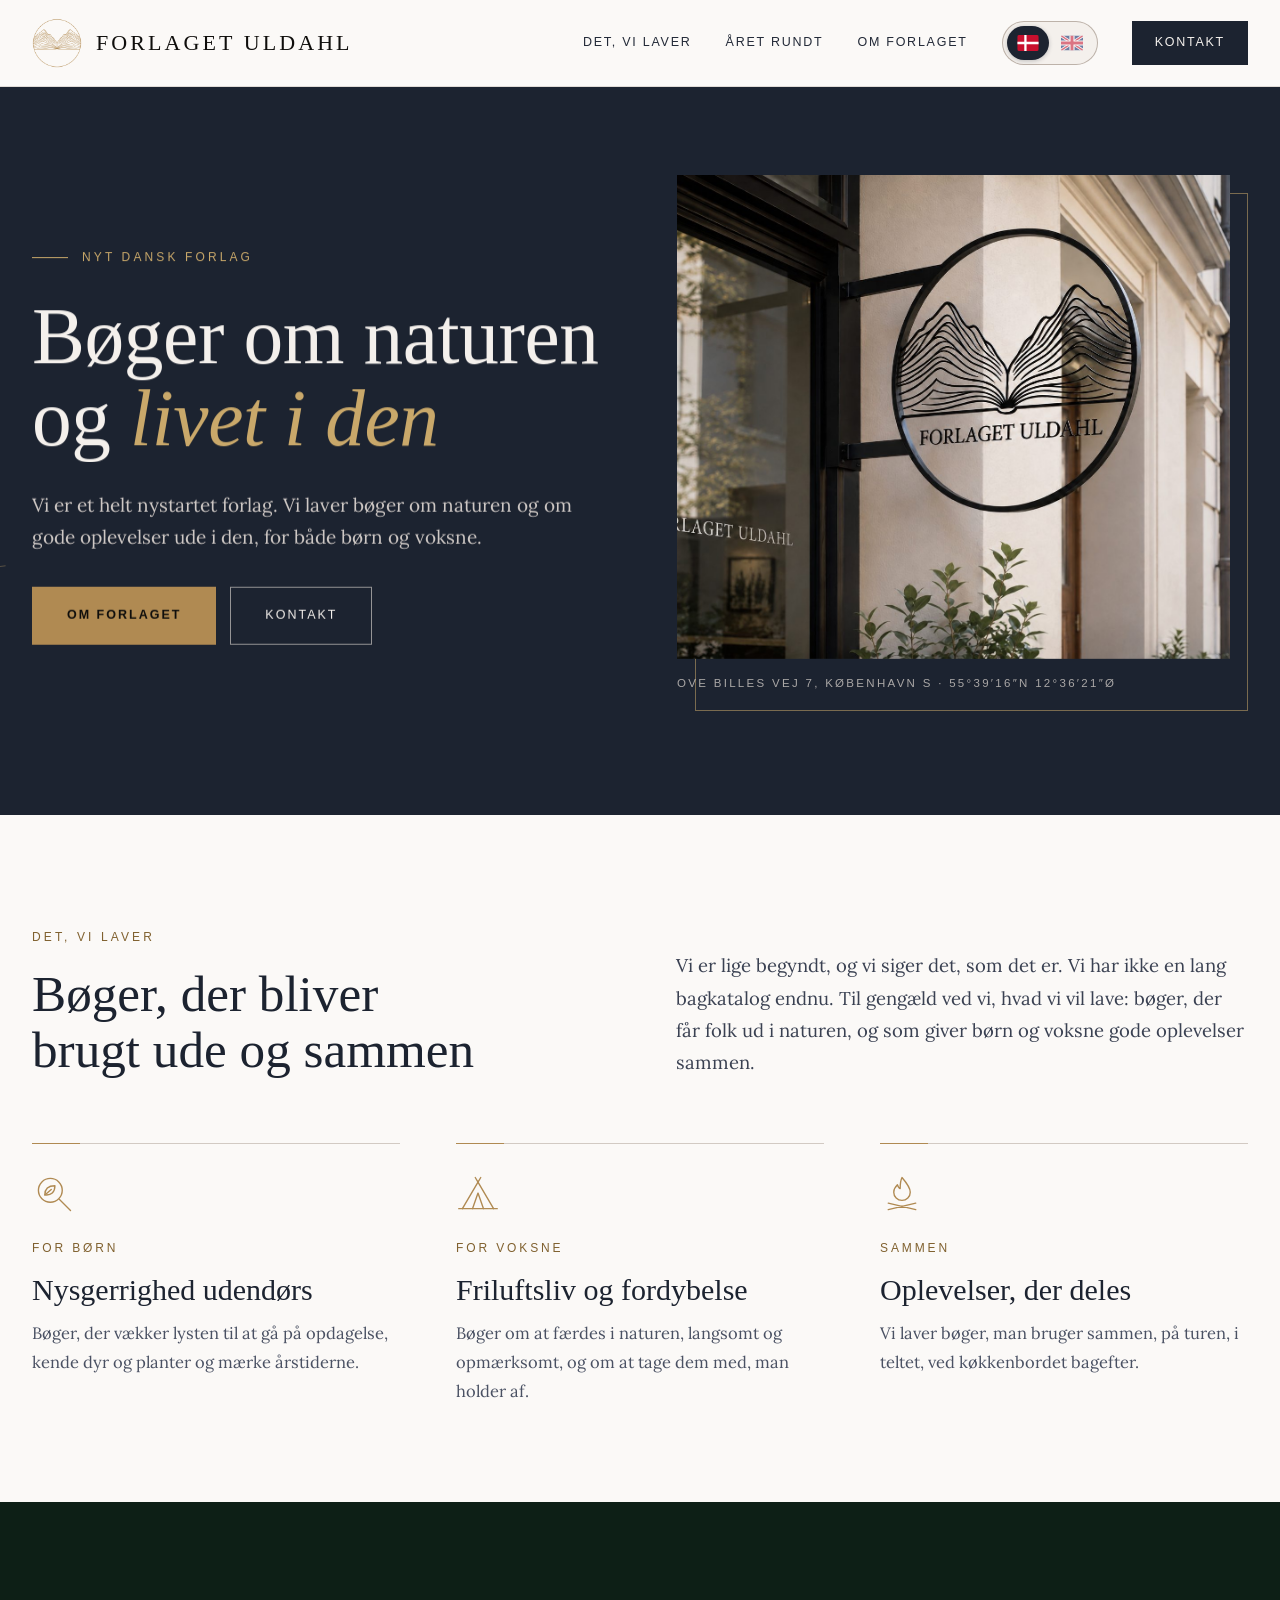
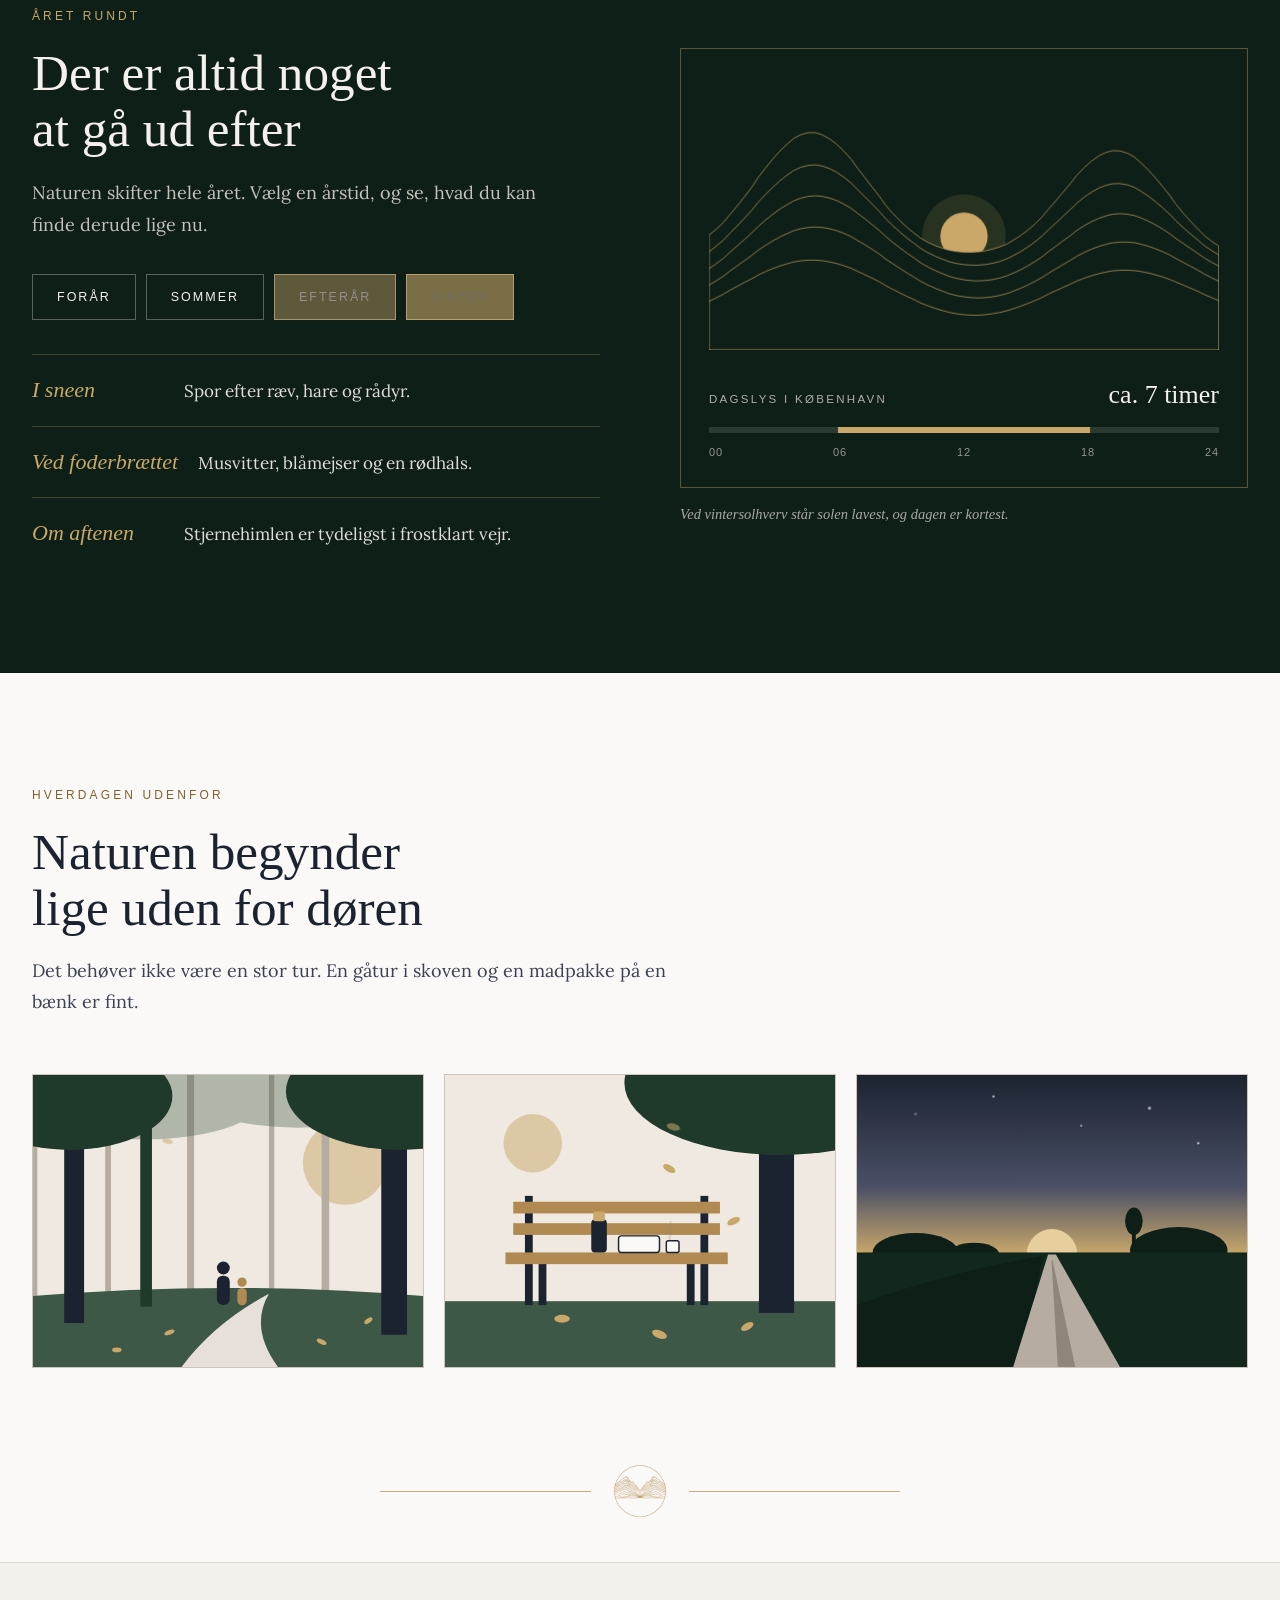
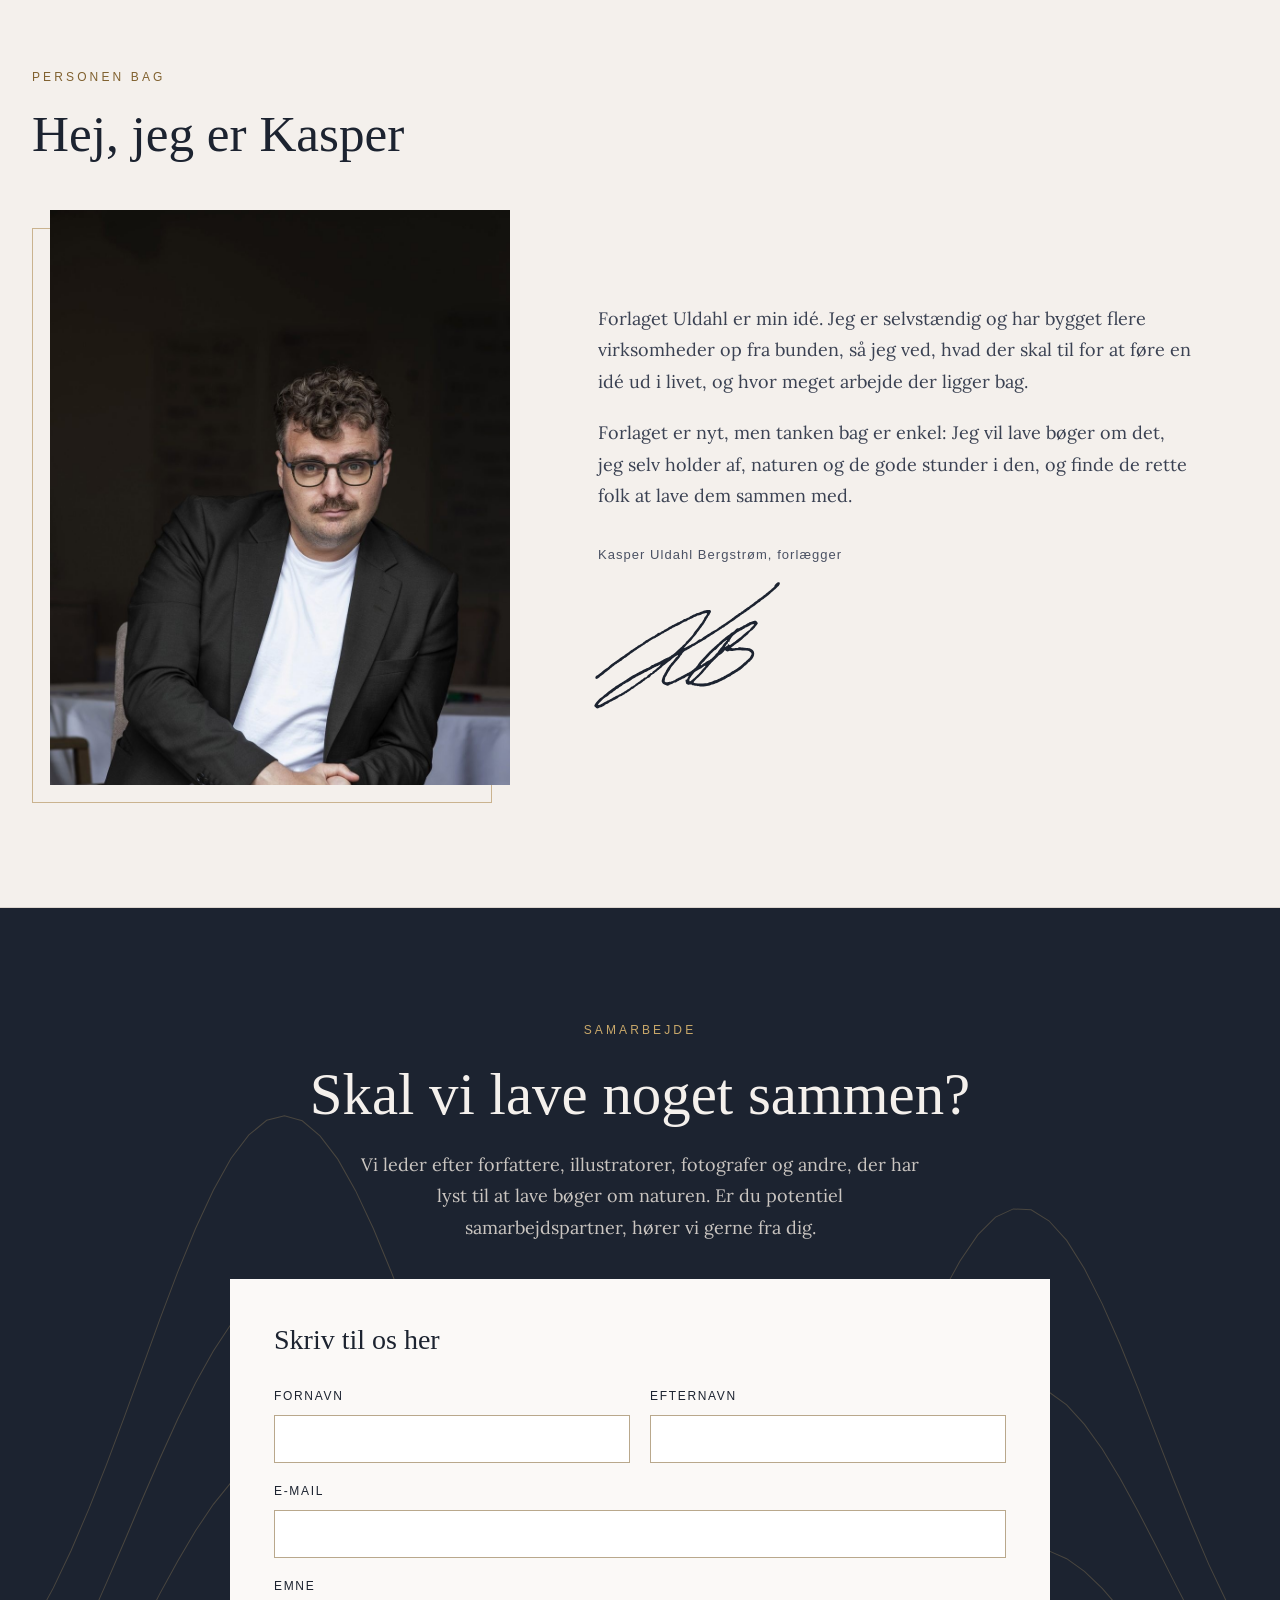
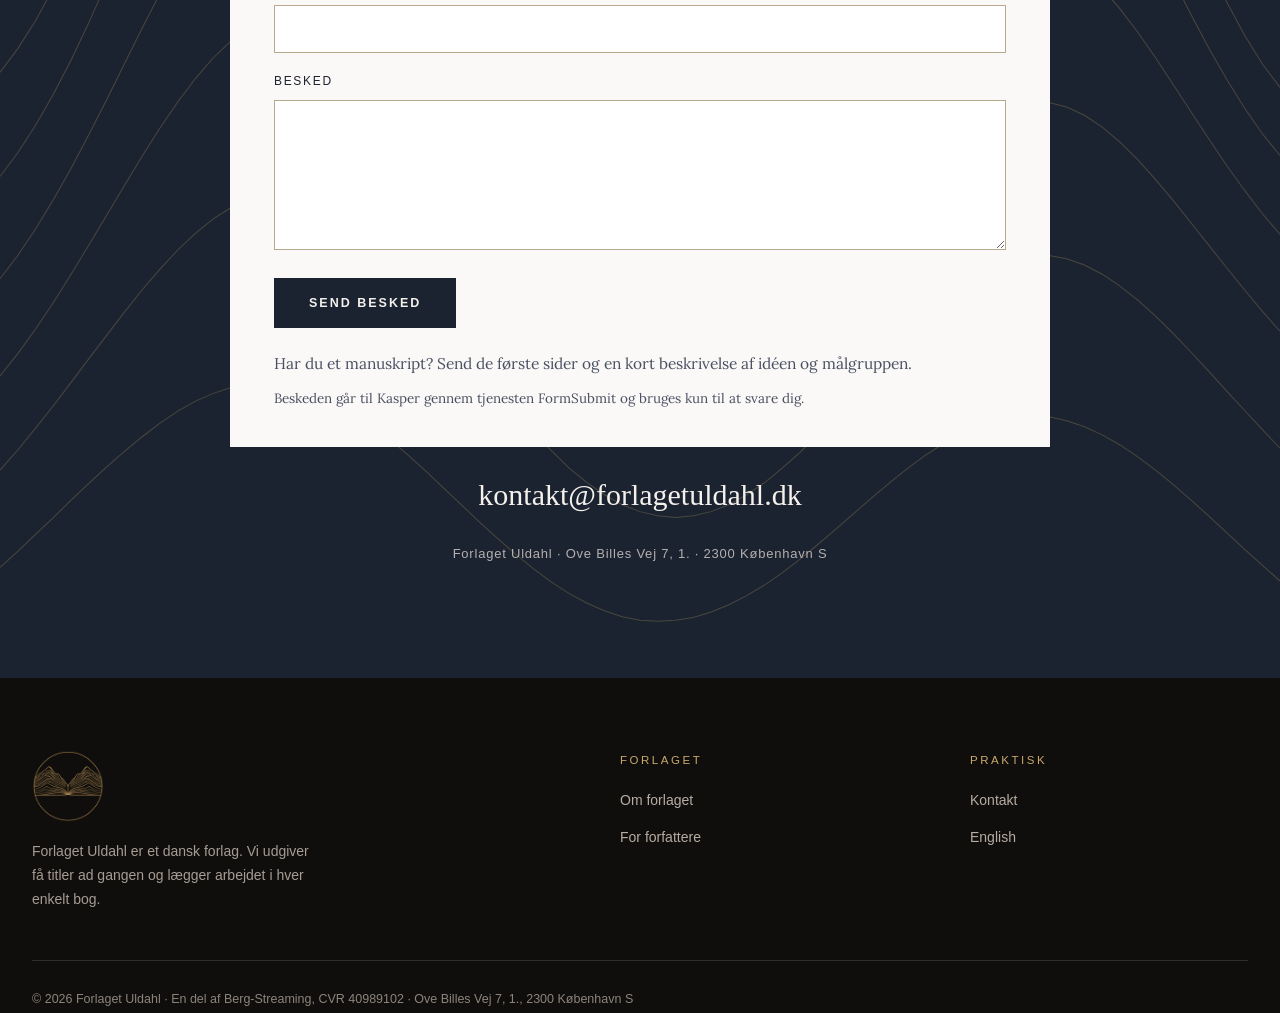
<file: for-forfattere/index.html>
<!doctype html><html lang="da"><head><meta charset="utf-8"><title>Forlaget Uldahl</title><meta name="robots" content="noindex"><link rel="canonical" href="https://forlagetuldahl.dk/"><meta http-equiv="refresh" content="0; url=../#kontakt"></head><body><p><a href="../#kontakt">Forlaget Uldahl</a></p></body></html>
</file>
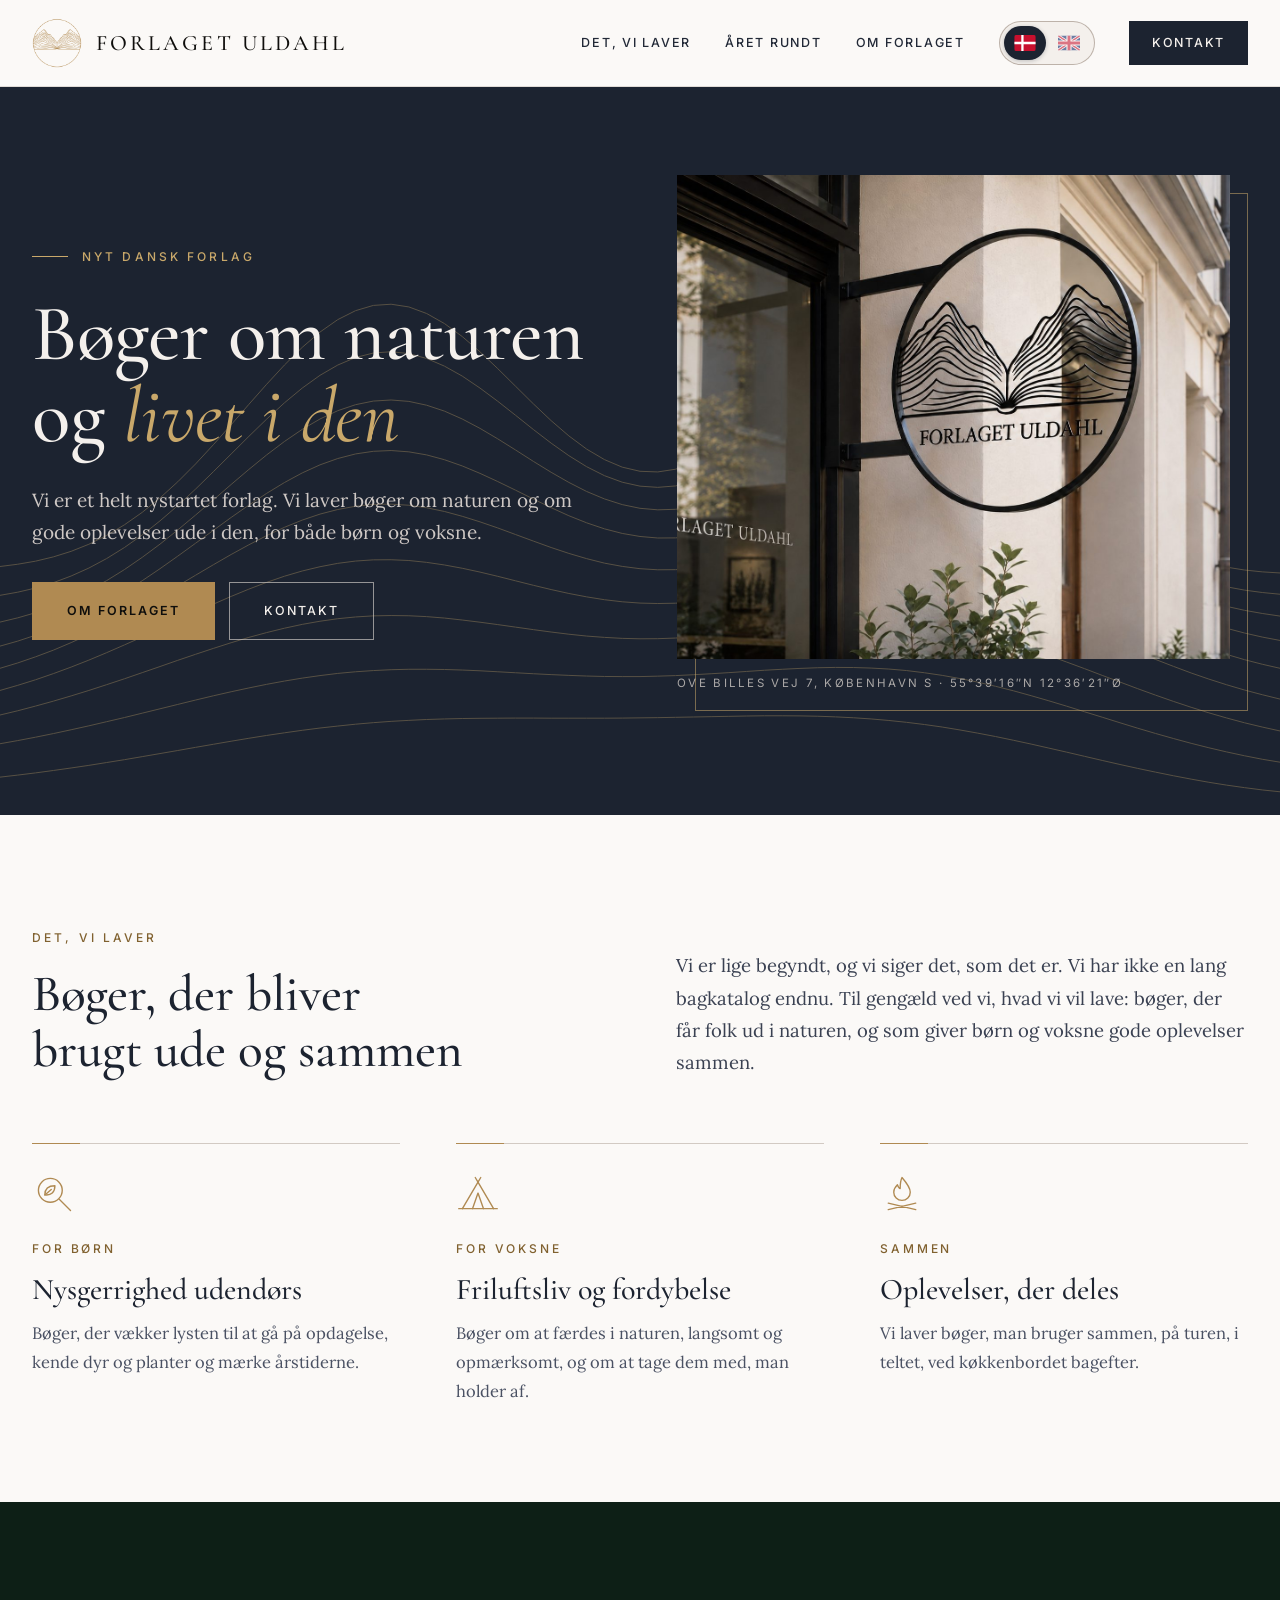
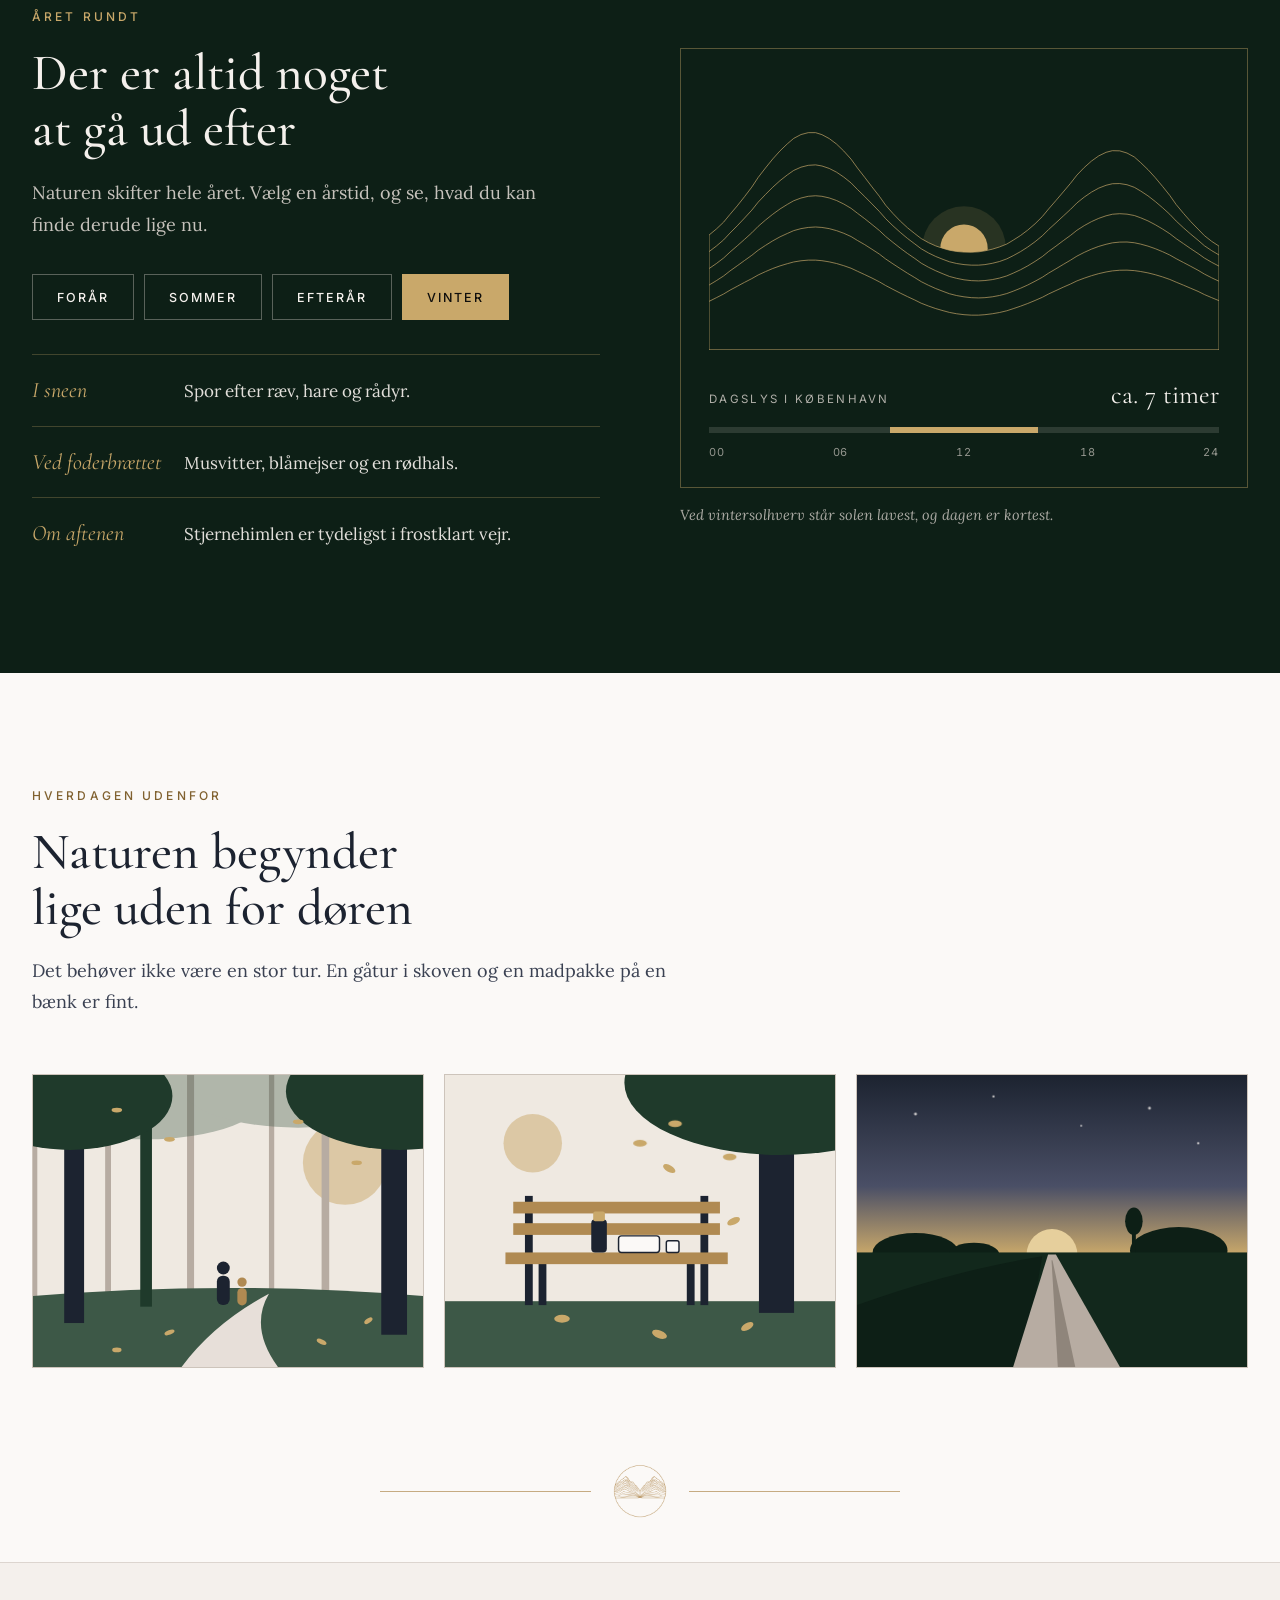
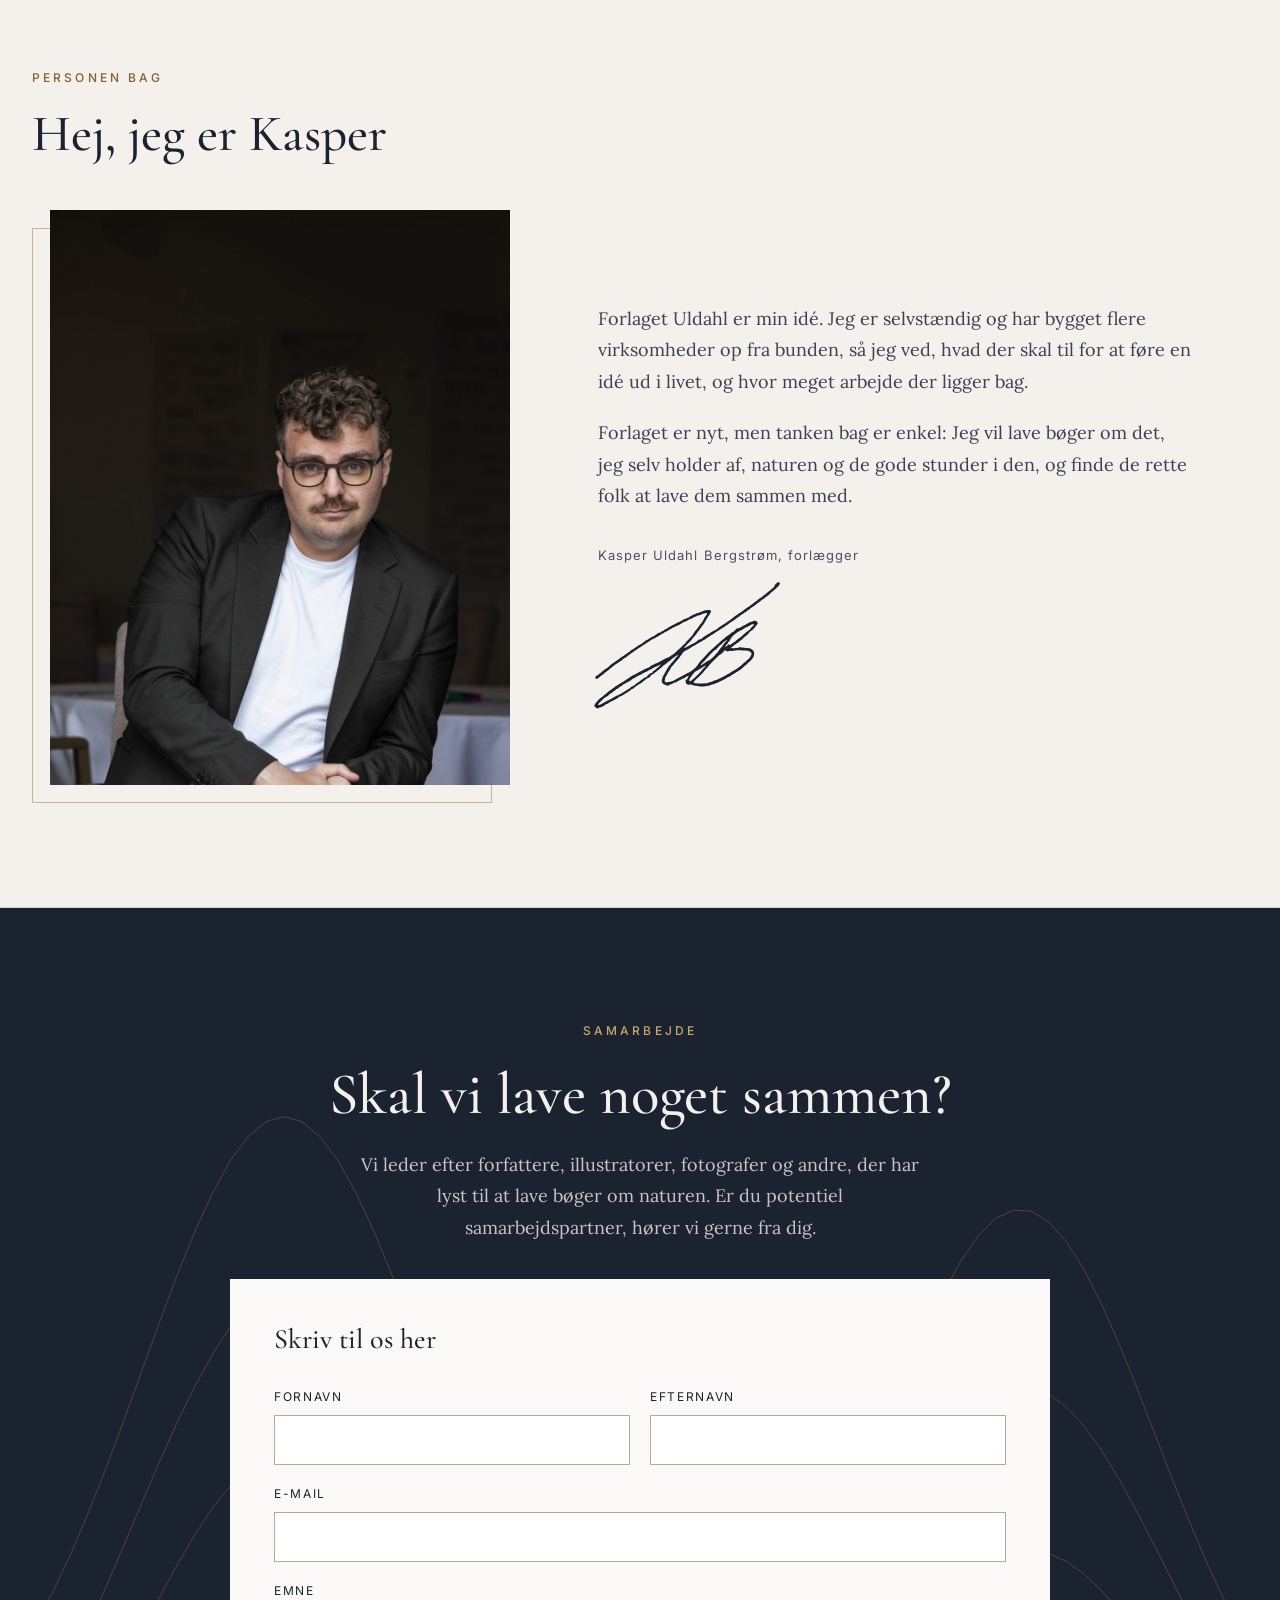
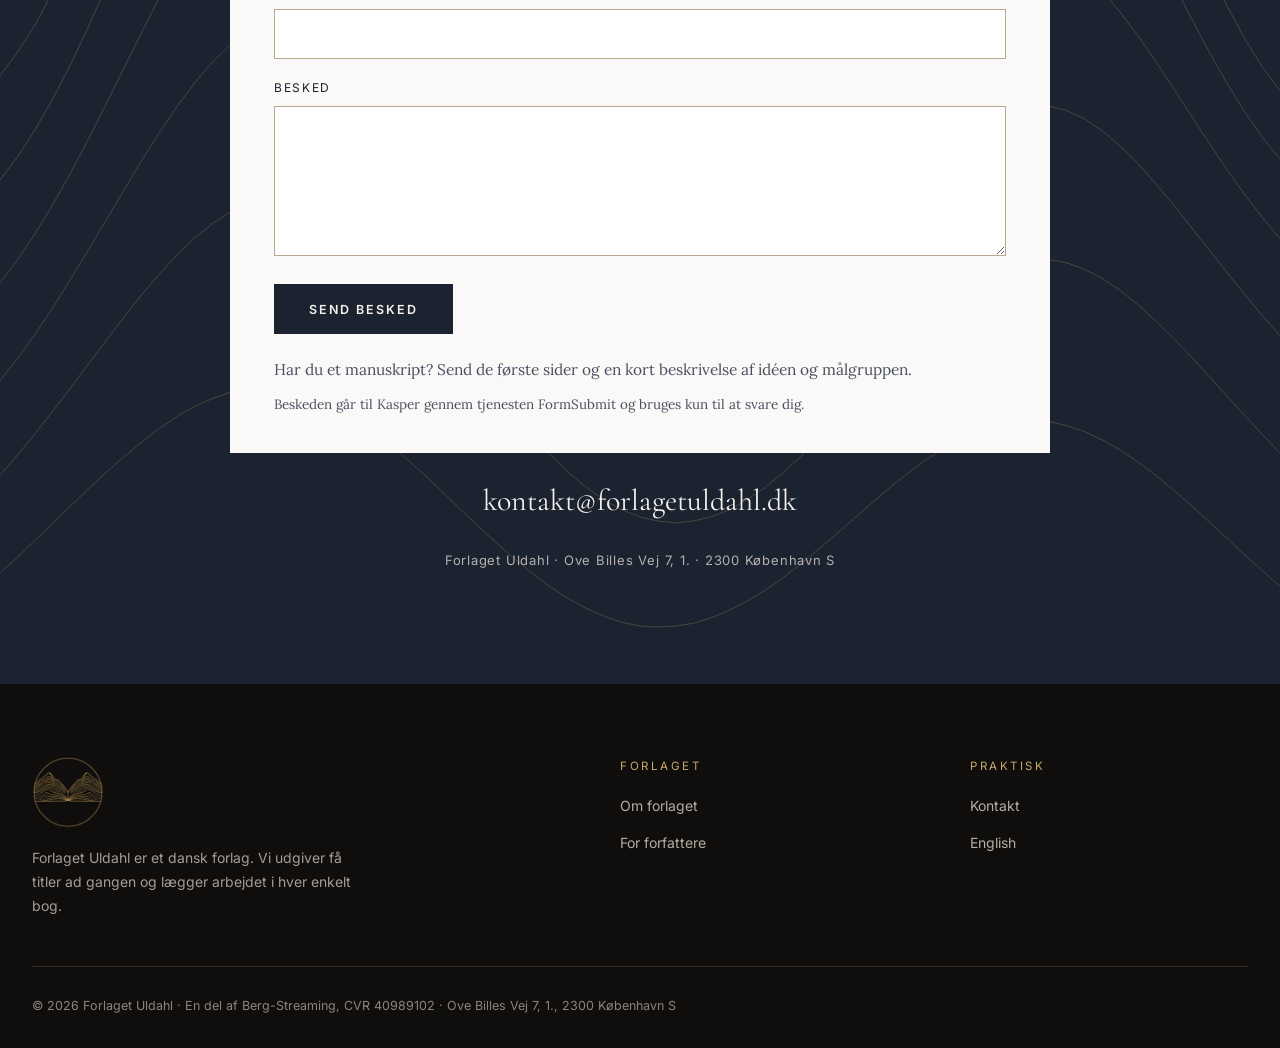
<file: om-forlaget/index.html>
<!doctype html><html lang="da"><head><meta charset="utf-8"><title>Forlaget Uldahl</title><meta name="robots" content="noindex"><link rel="canonical" href="https://forlagetuldahl.dk/"><meta http-equiv="refresh" content="0; url=../#personen-bag"></head><body><p><a href="../#personen-bag">Forlaget Uldahl</a></p></body></html>
</file>
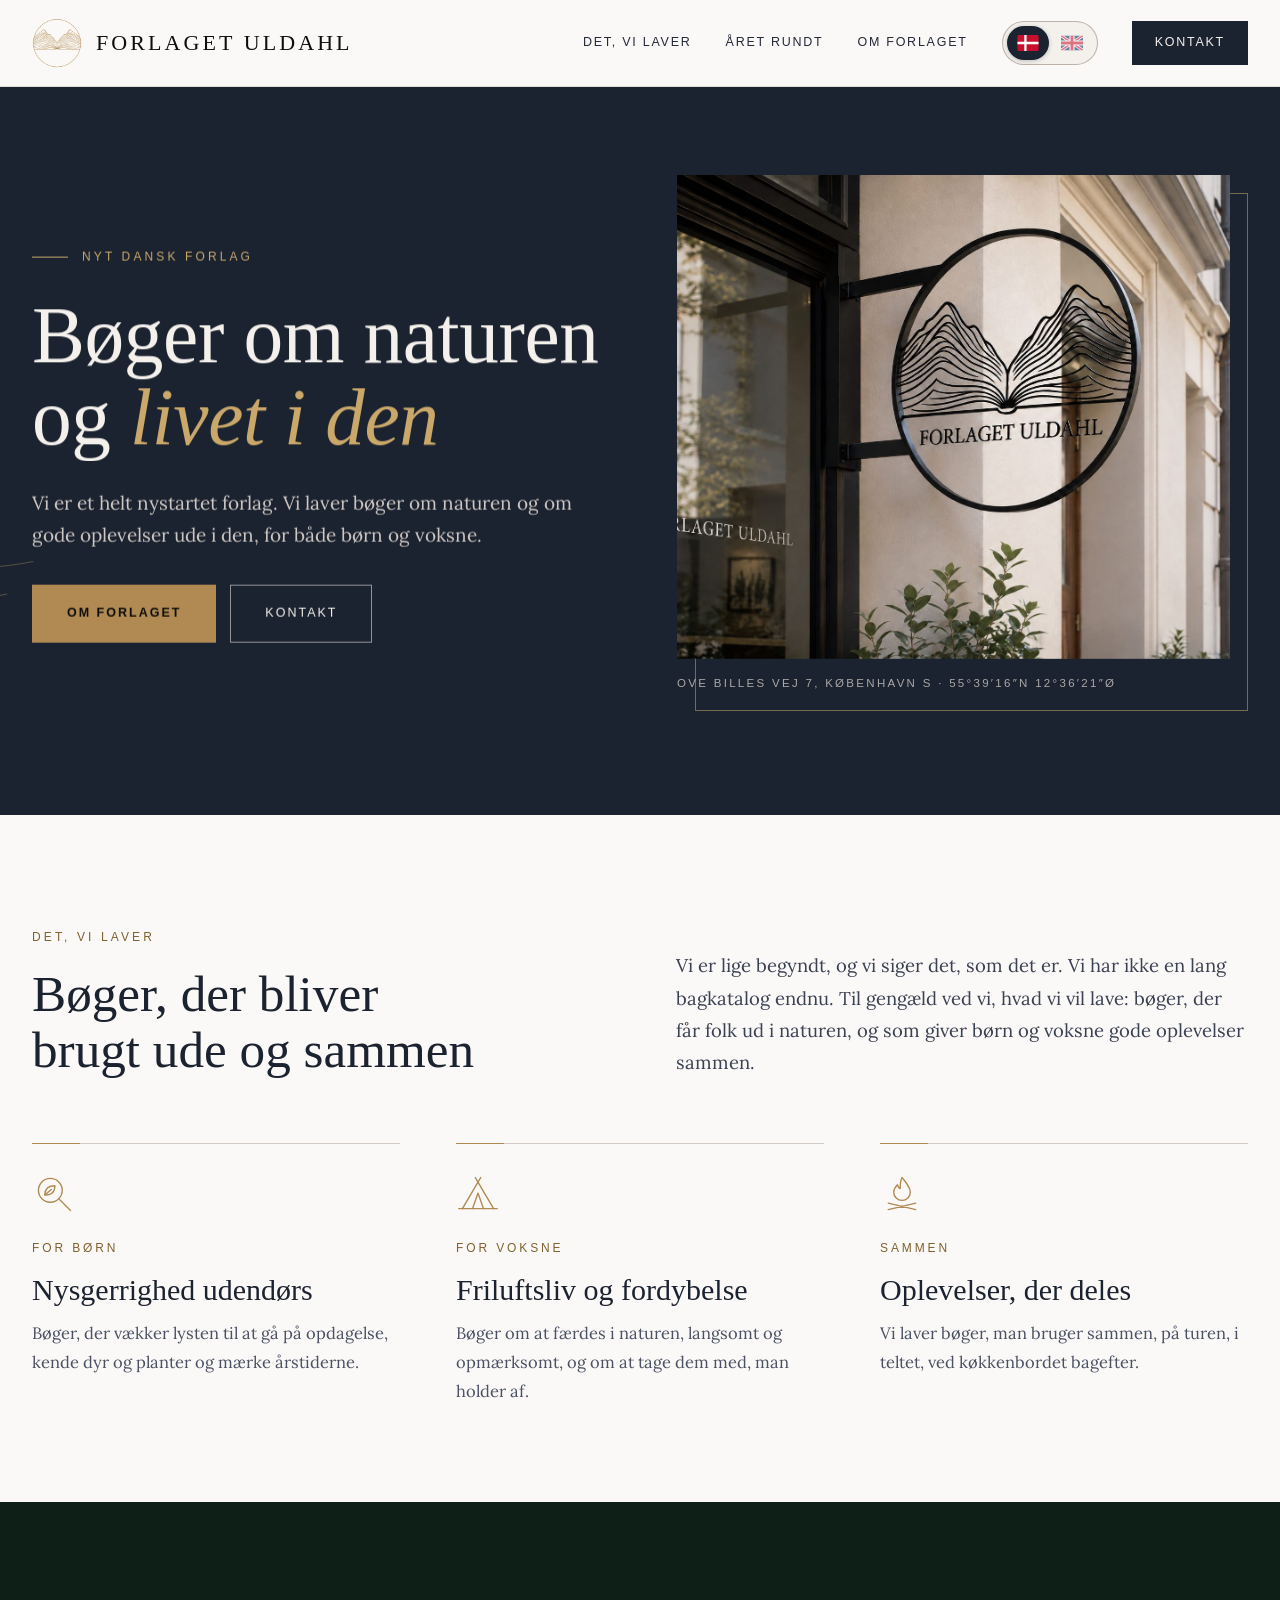
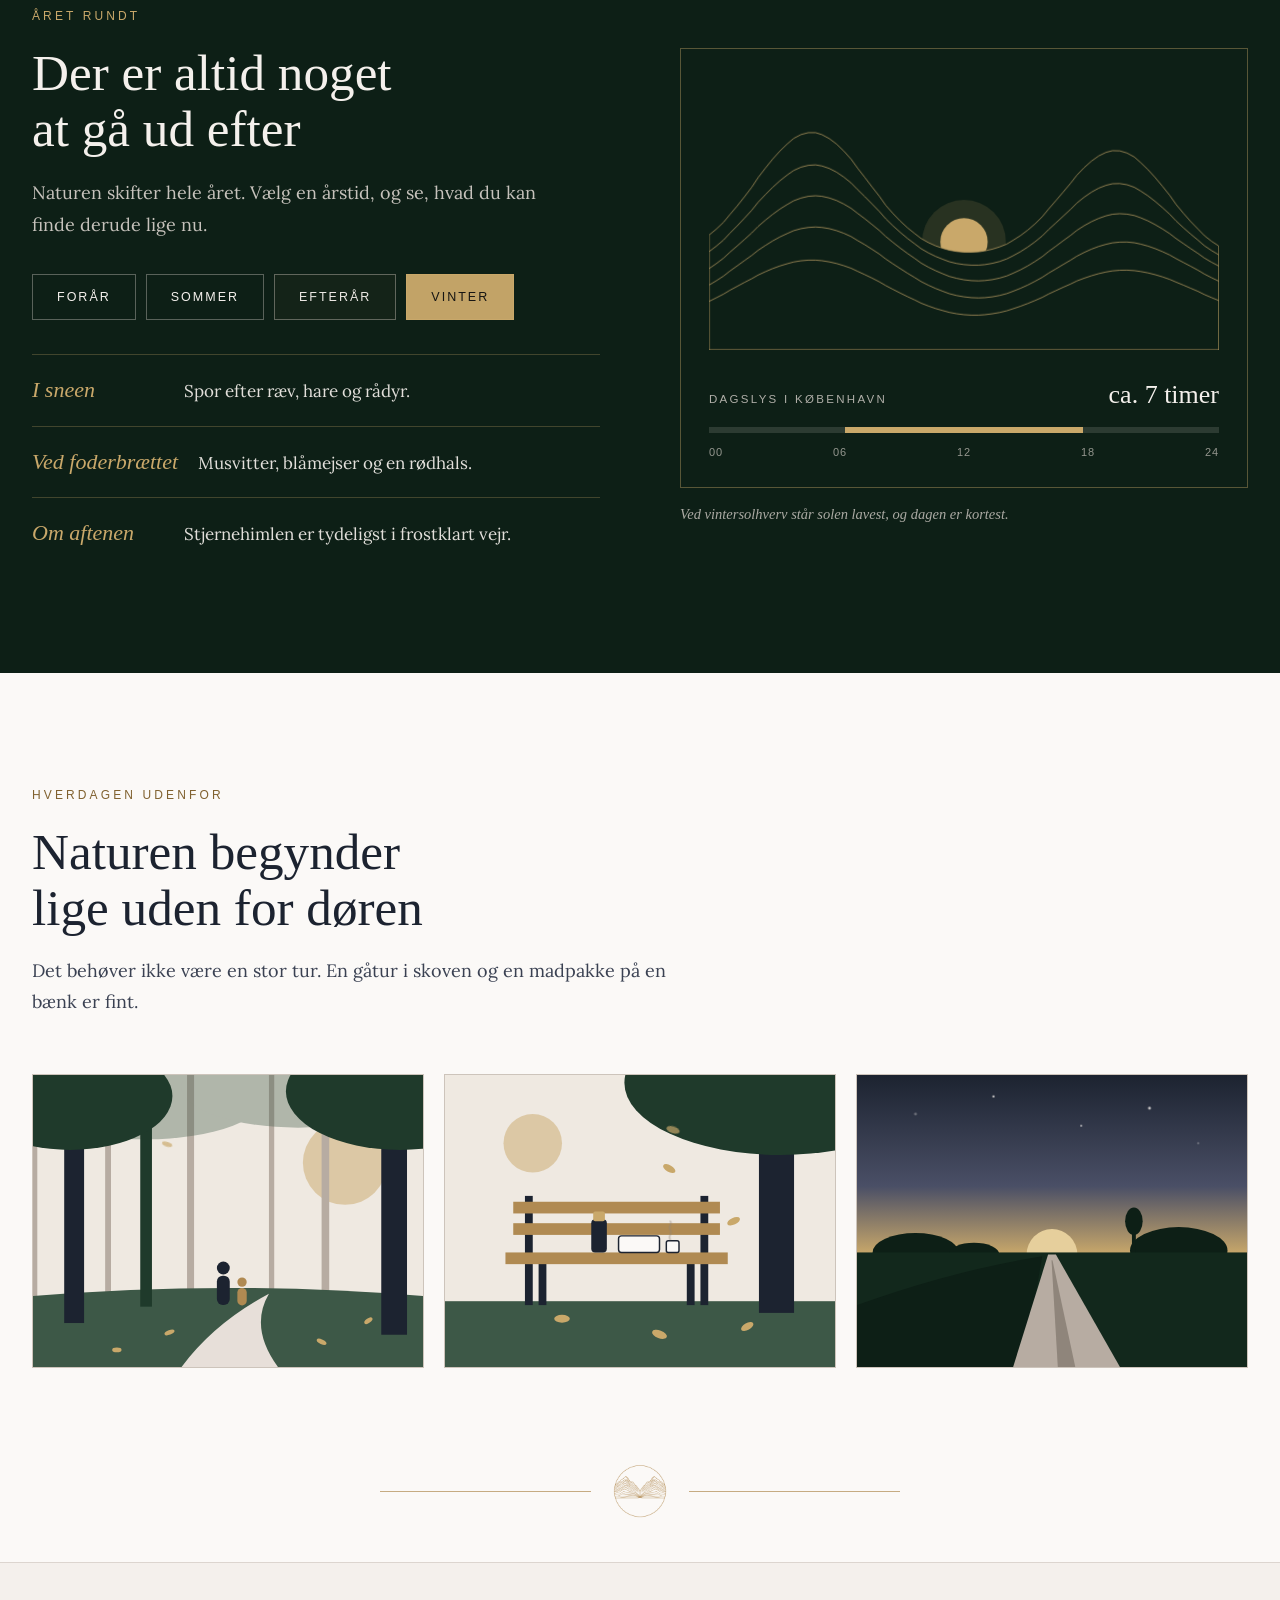
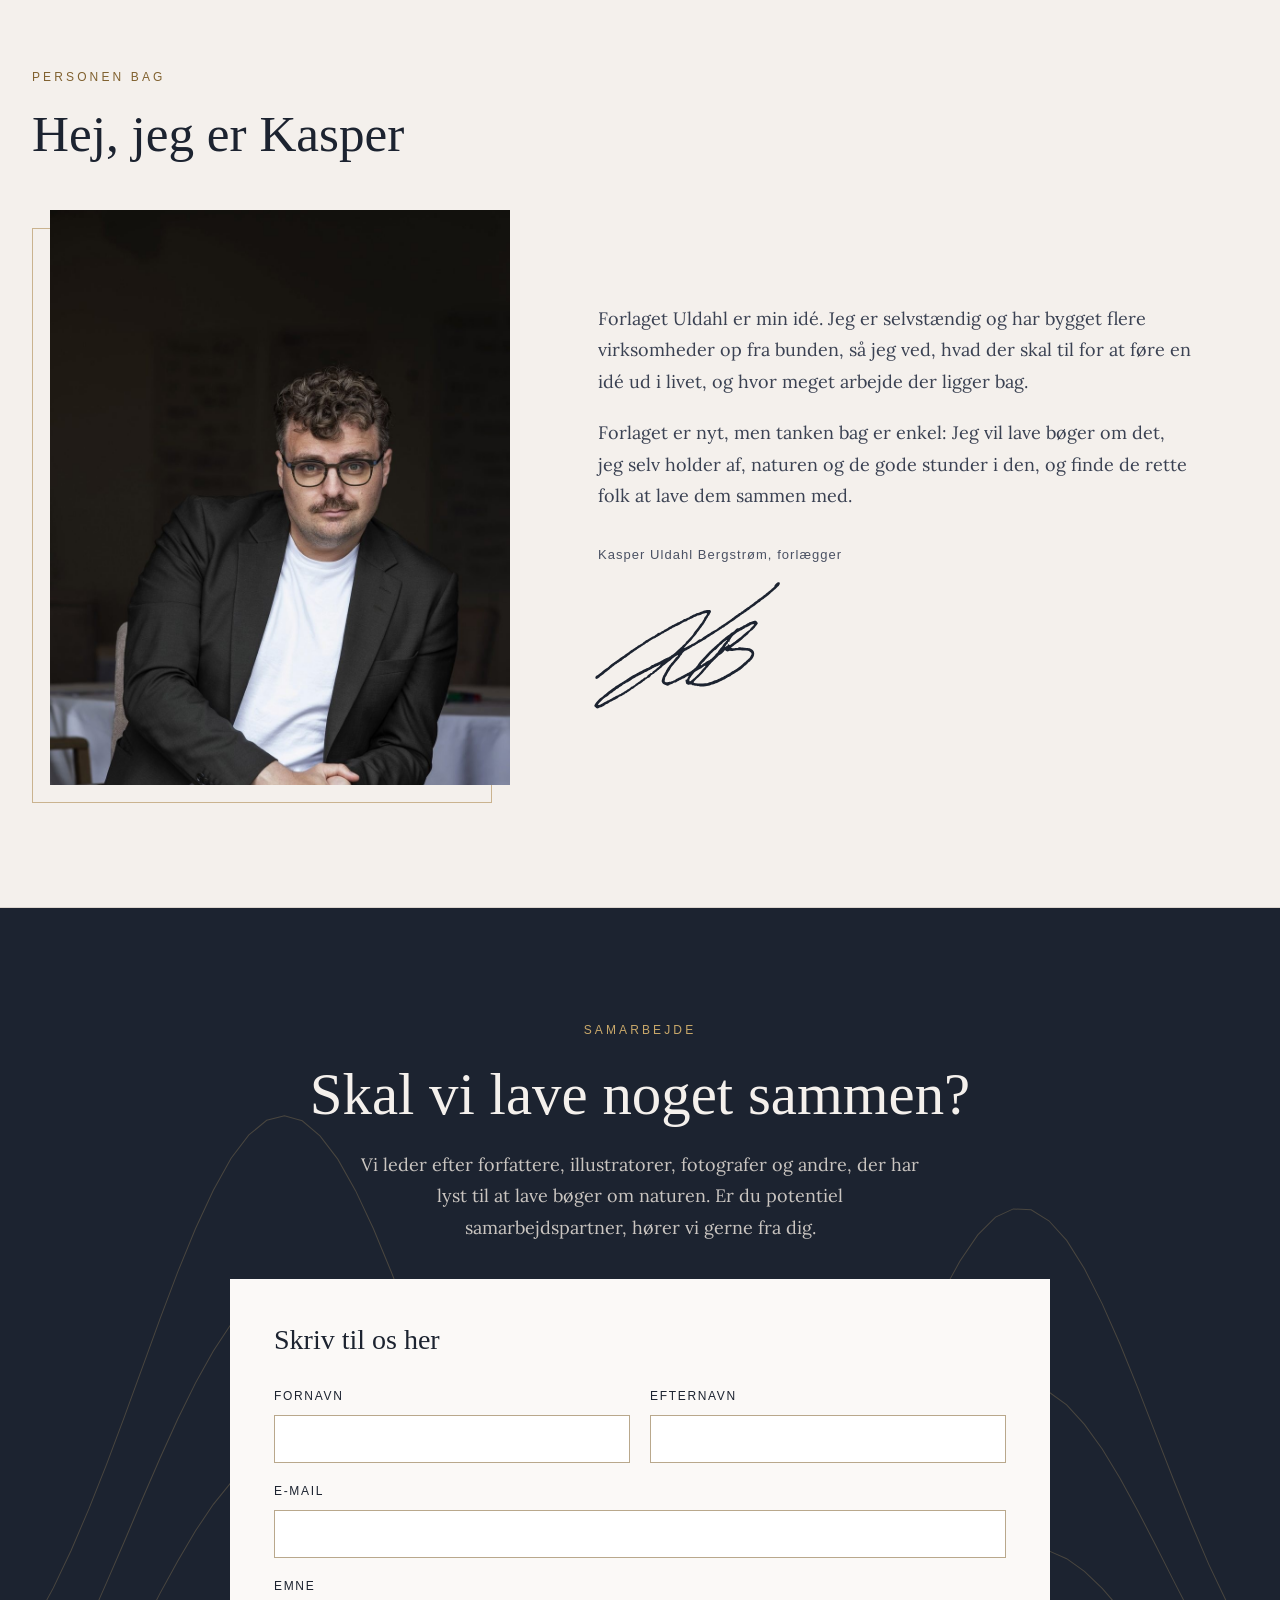
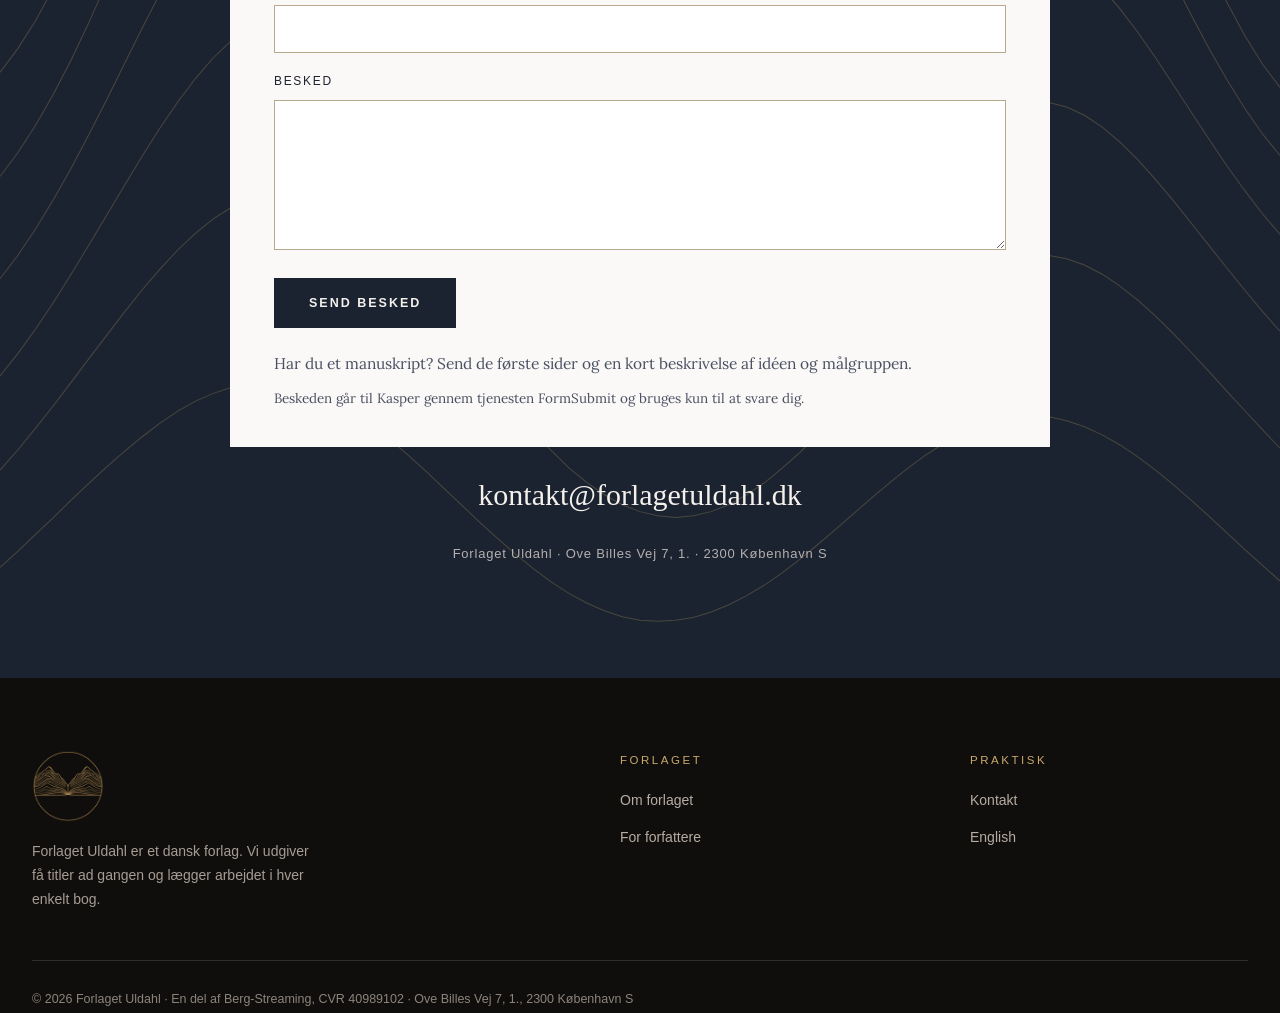
<file: udgivelser/index.html>
<!doctype html><html lang="da"><head><meta charset="utf-8"><title>Forlaget Uldahl</title><meta name="robots" content="noindex"><link rel="canonical" href="https://forlagetuldahl.dk/"><meta http-equiv="refresh" content="0; url=../#det-vi-laver"></head><body><p><a href="../#det-vi-laver">Forlaget Uldahl</a></p></body></html>
</file>
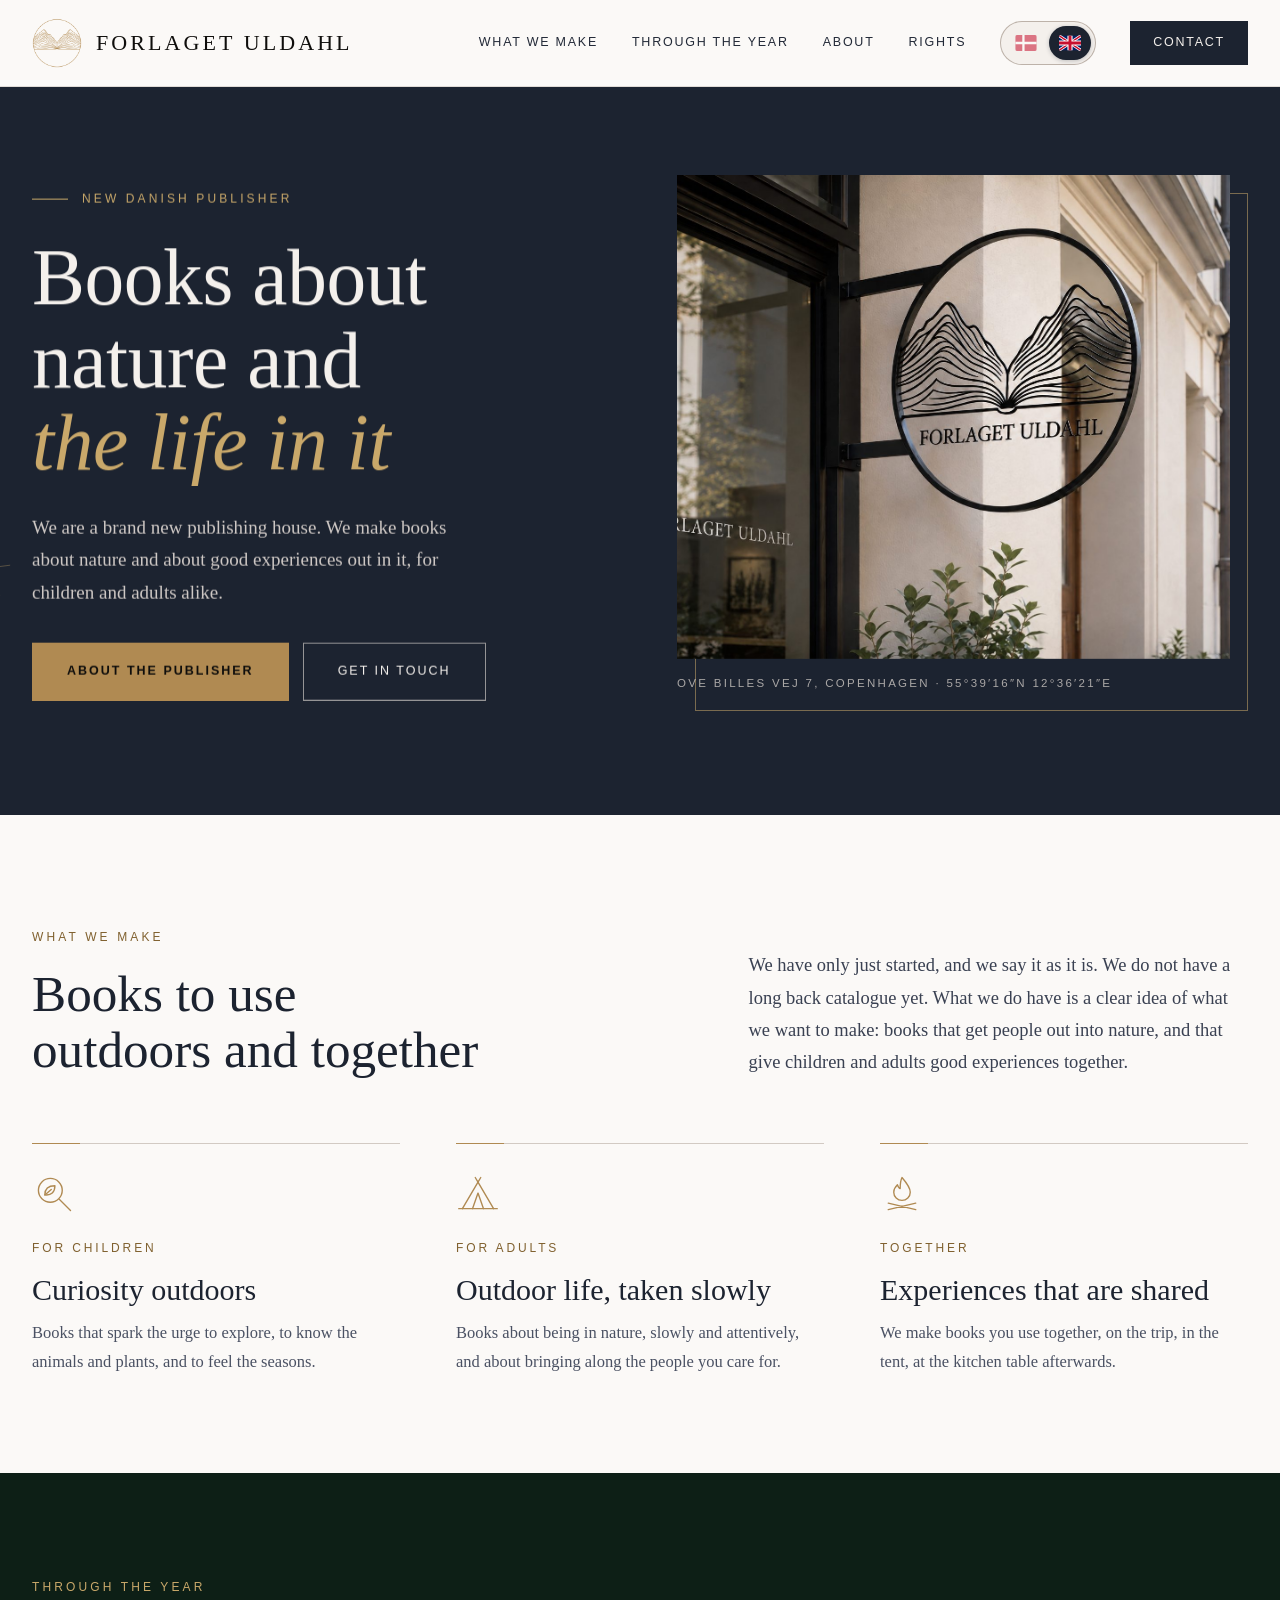
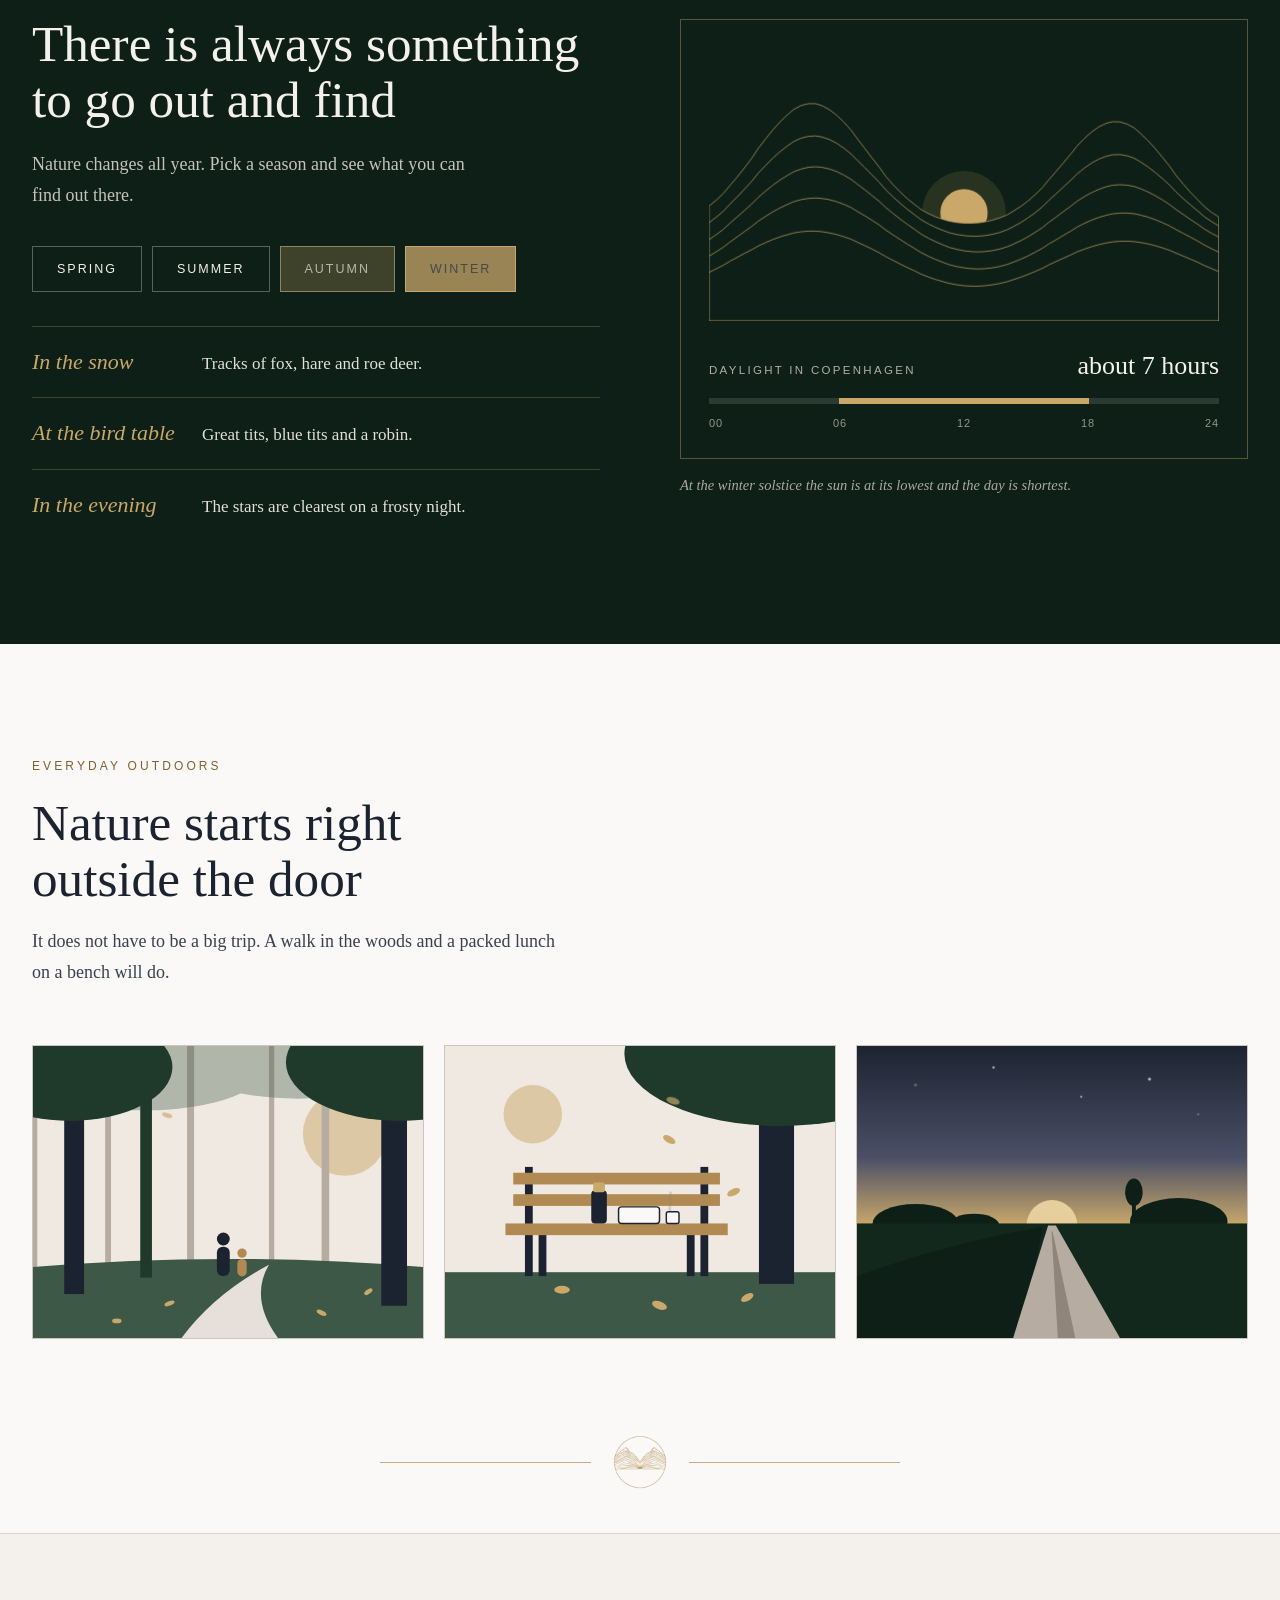
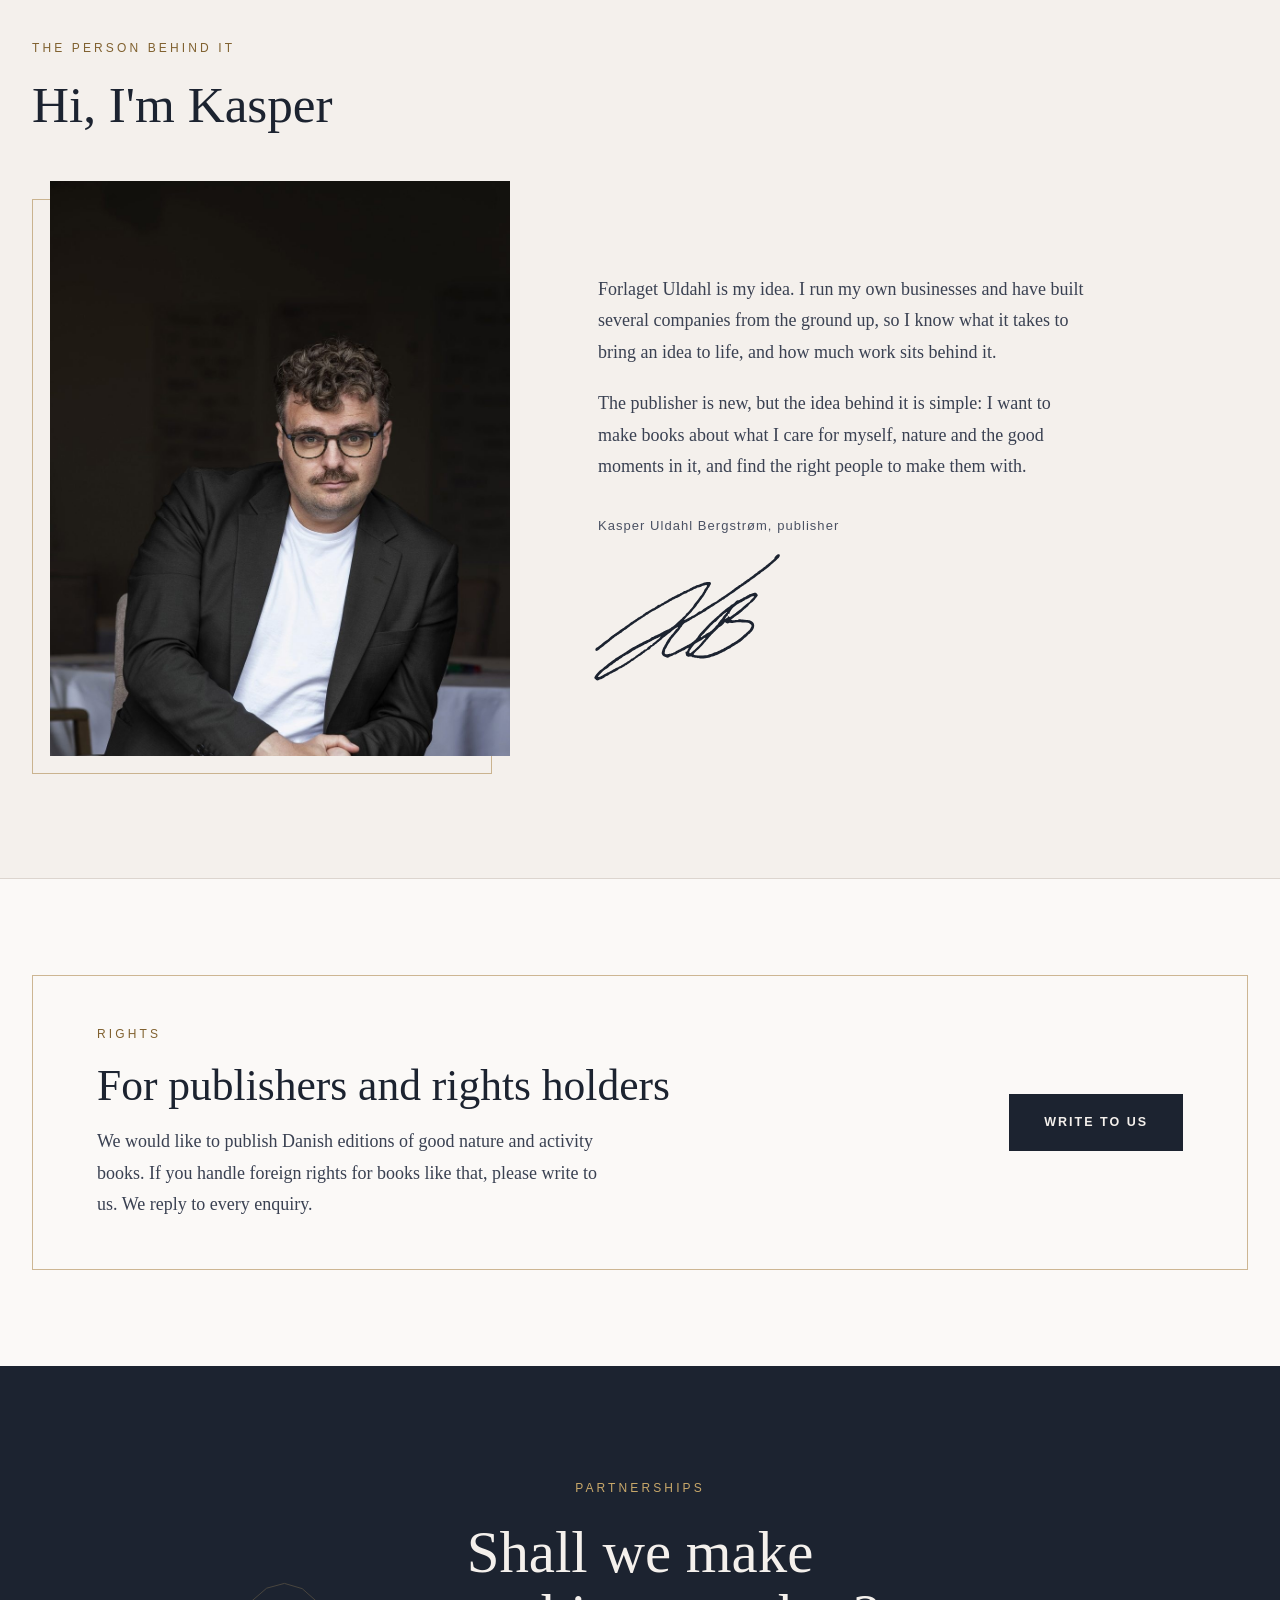
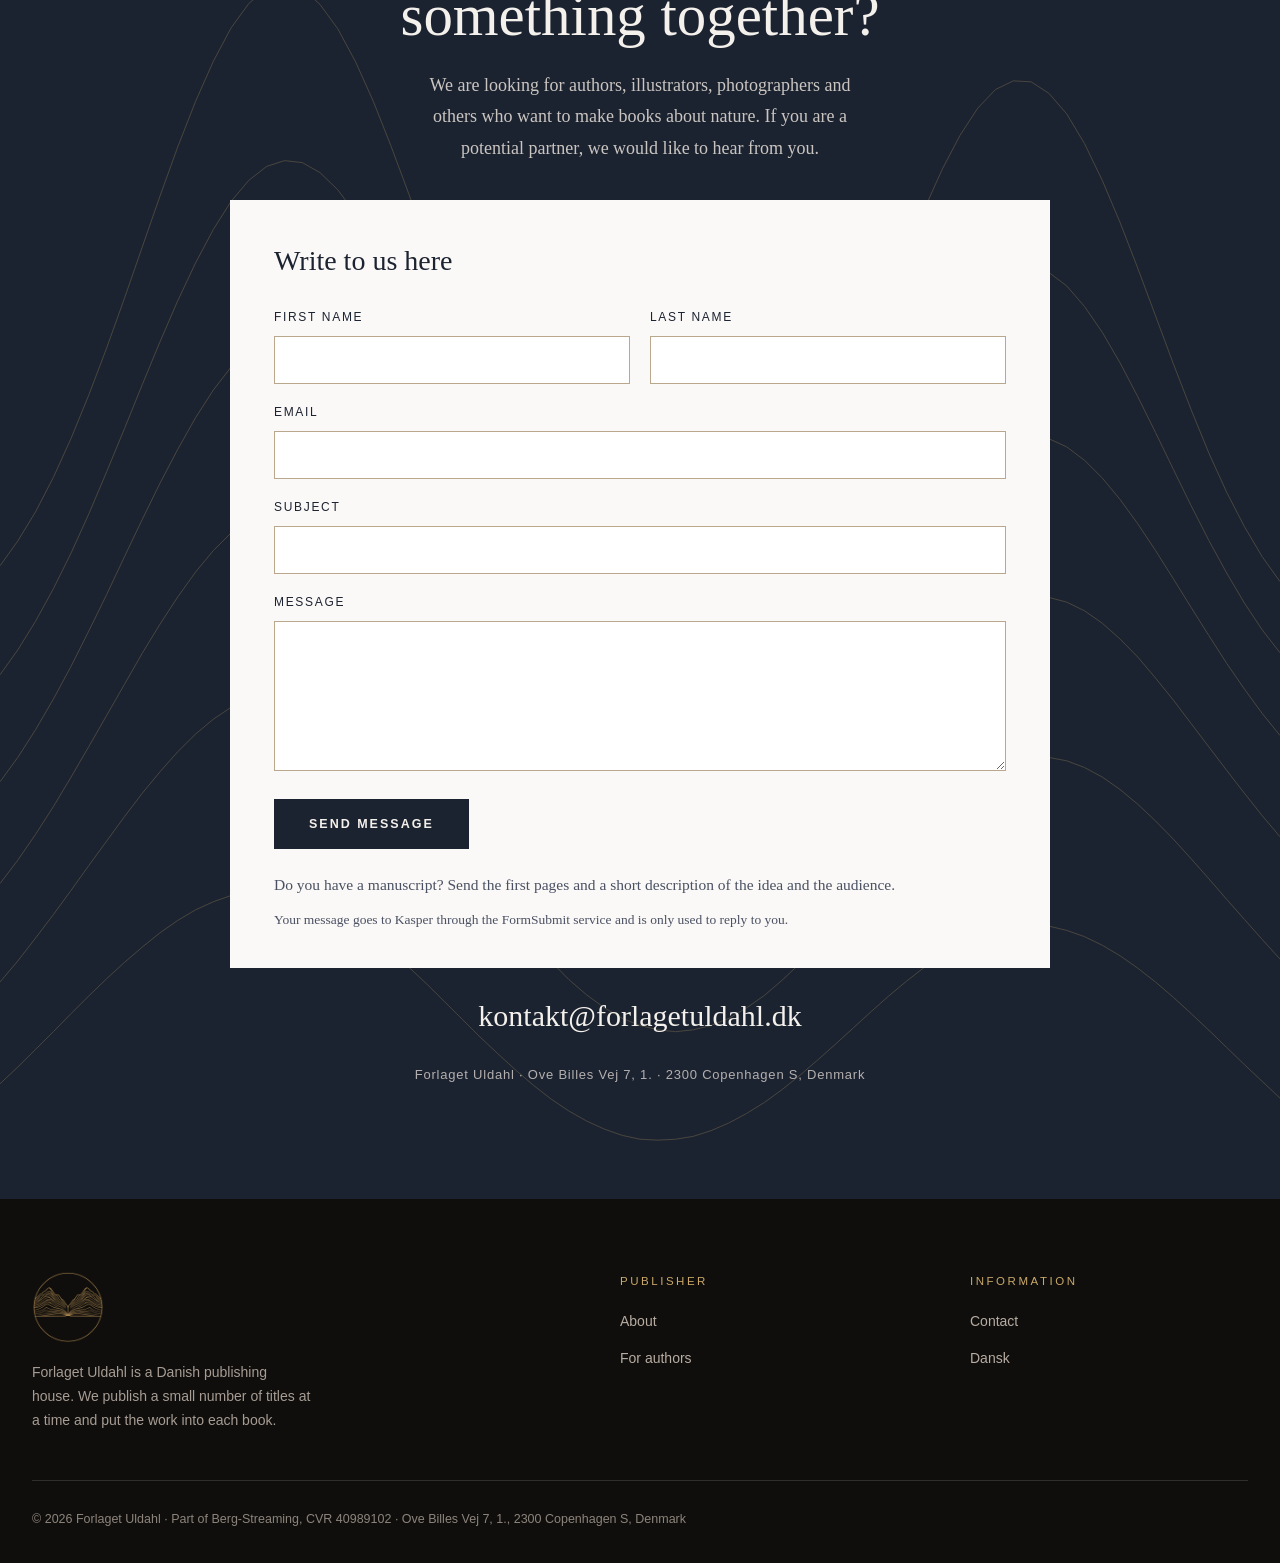
<file: en/about/index.html>
<!doctype html><html lang="en"><head><meta charset="utf-8"><title>Forlaget Uldahl</title><meta name="robots" content="noindex"><link rel="canonical" href="https://forlagetuldahl.dk/en/"><meta http-equiv="refresh" content="0; url=../../en/#personen-bag"></head><body><p><a href="../../en/#personen-bag">Forlaget Uldahl</a></p></body></html>
</file>
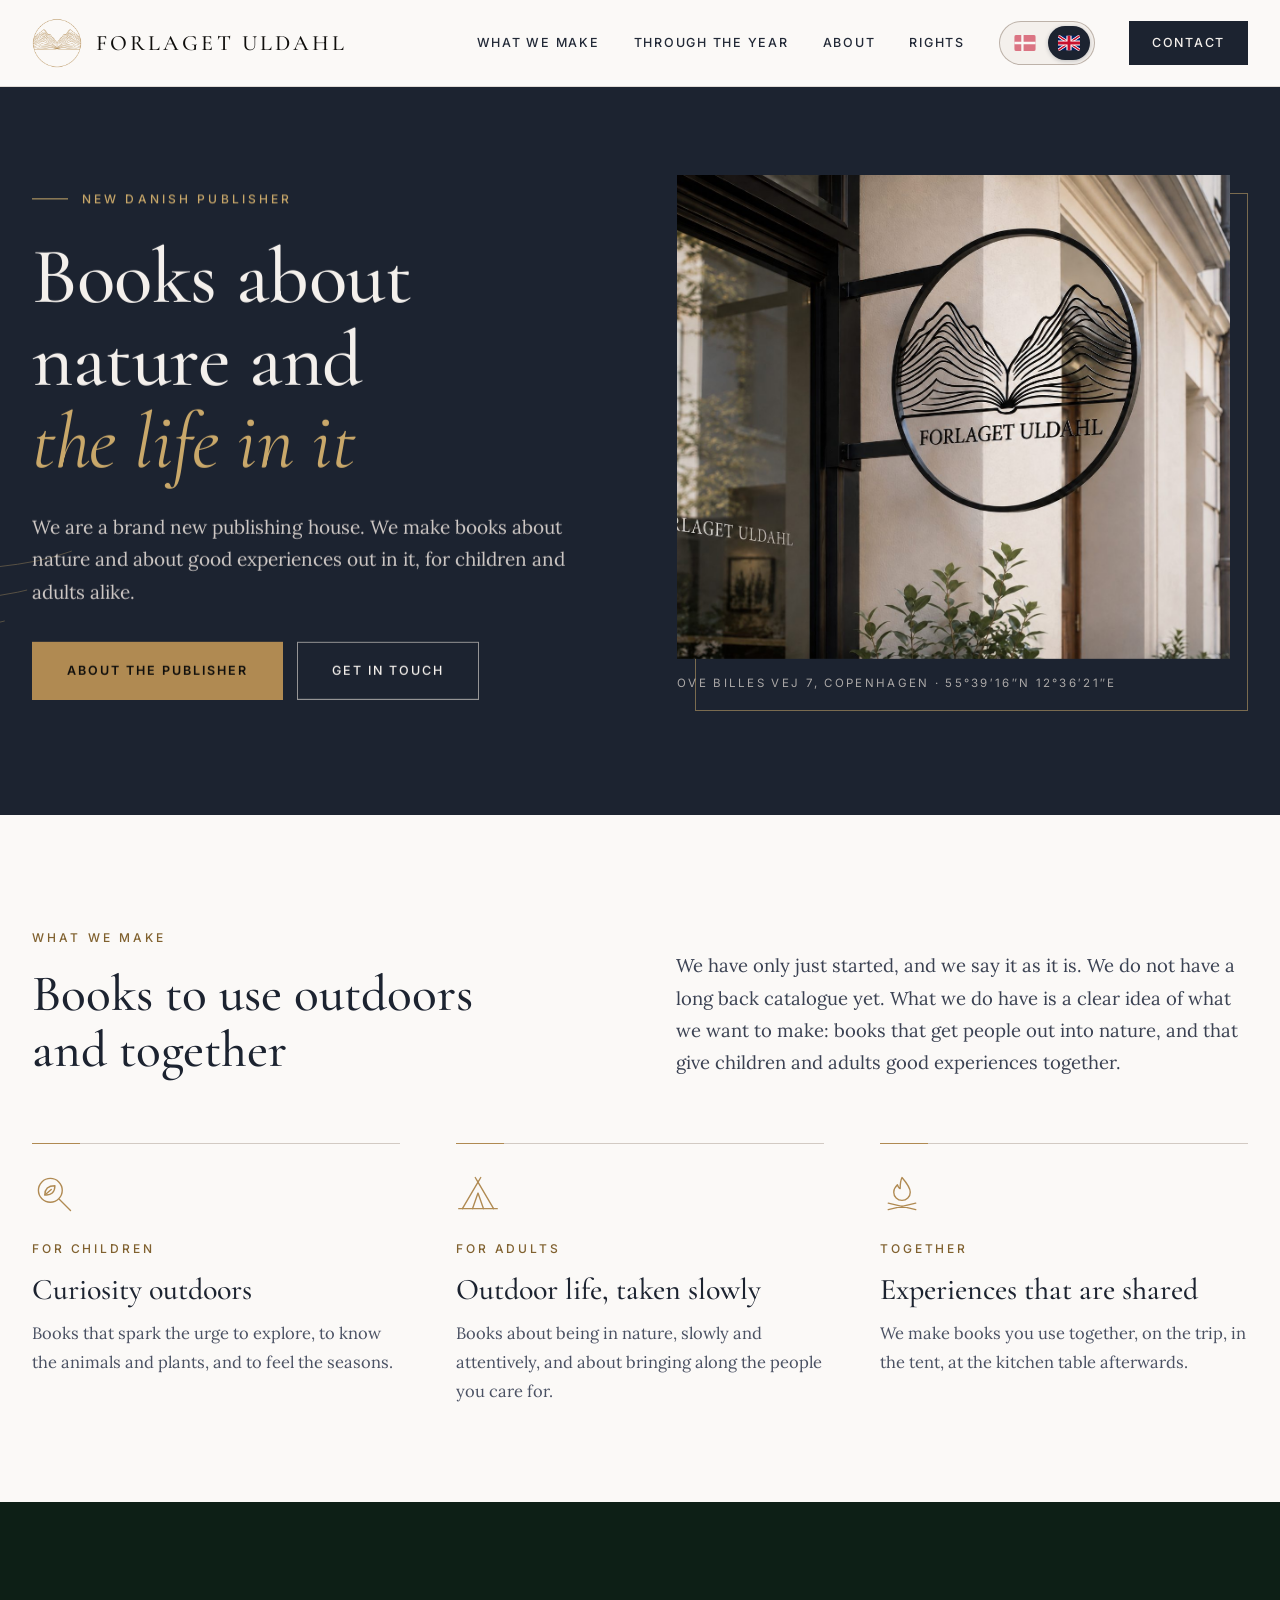
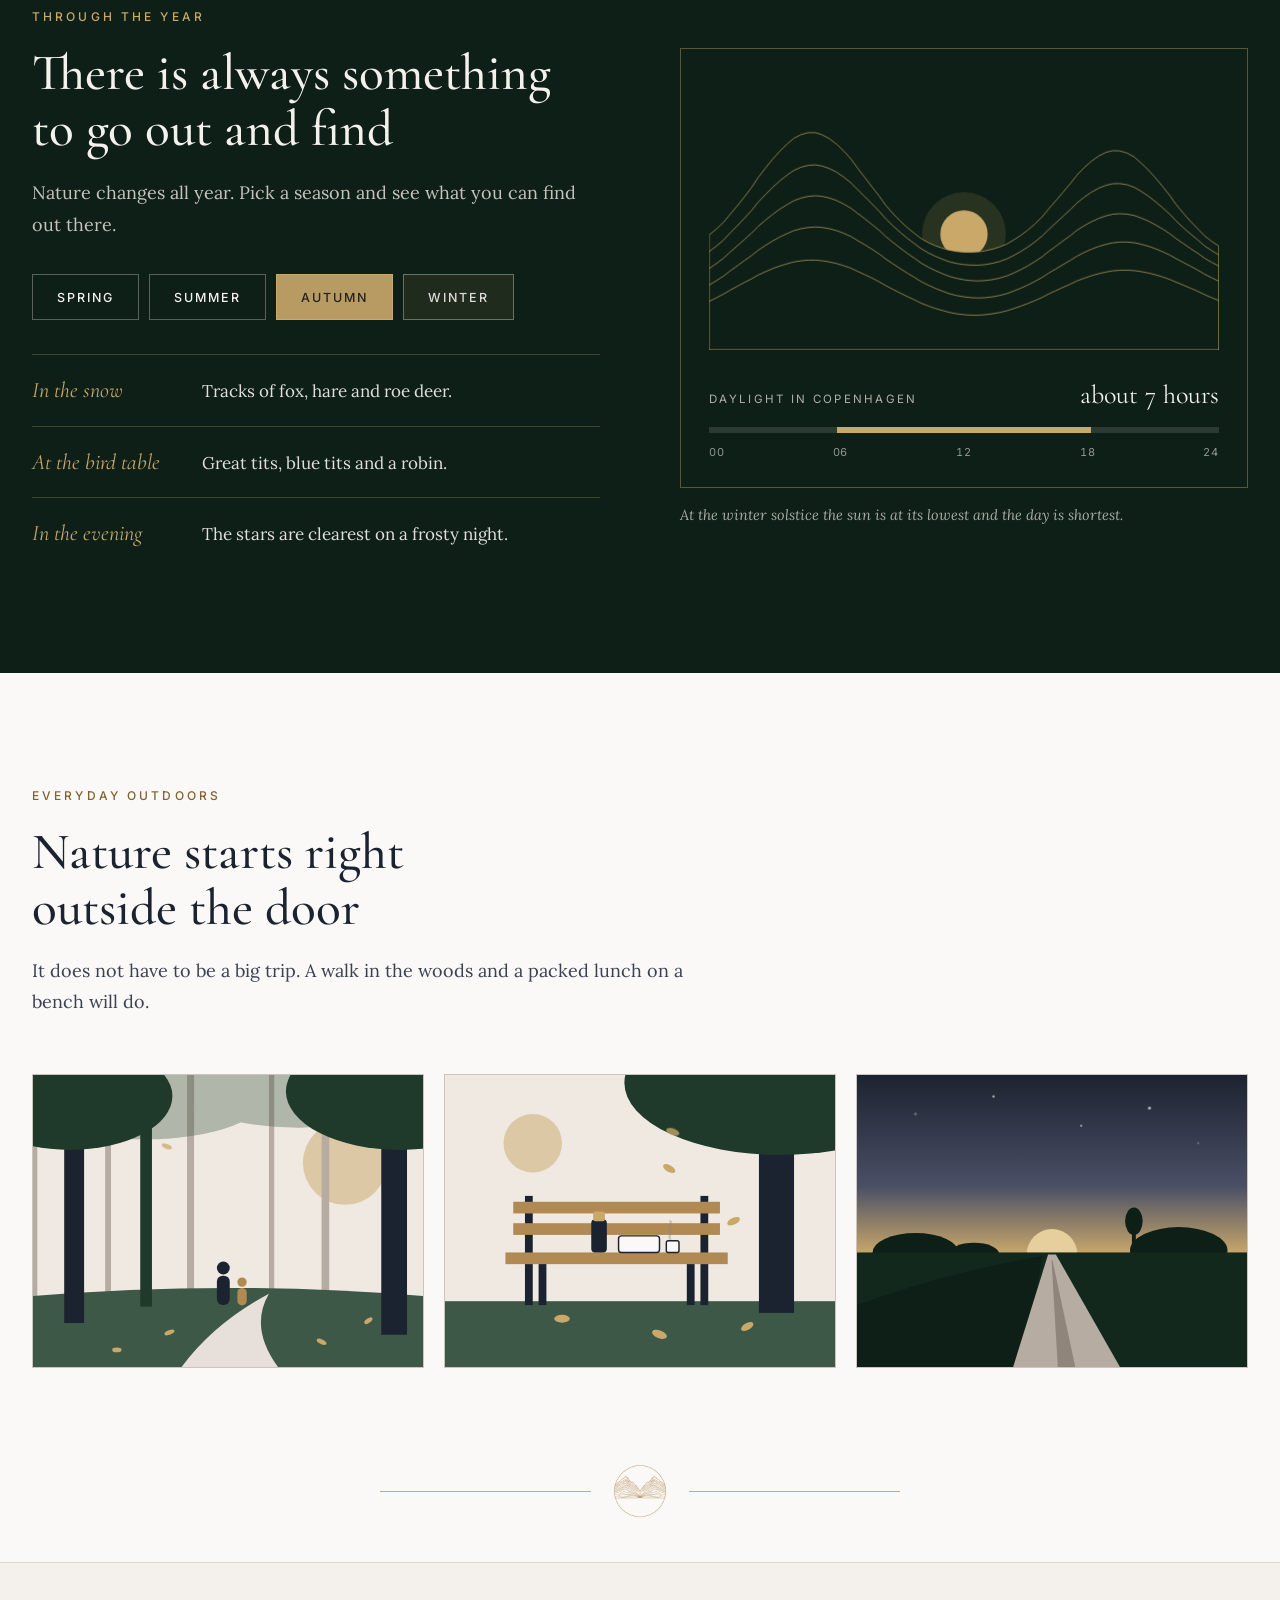
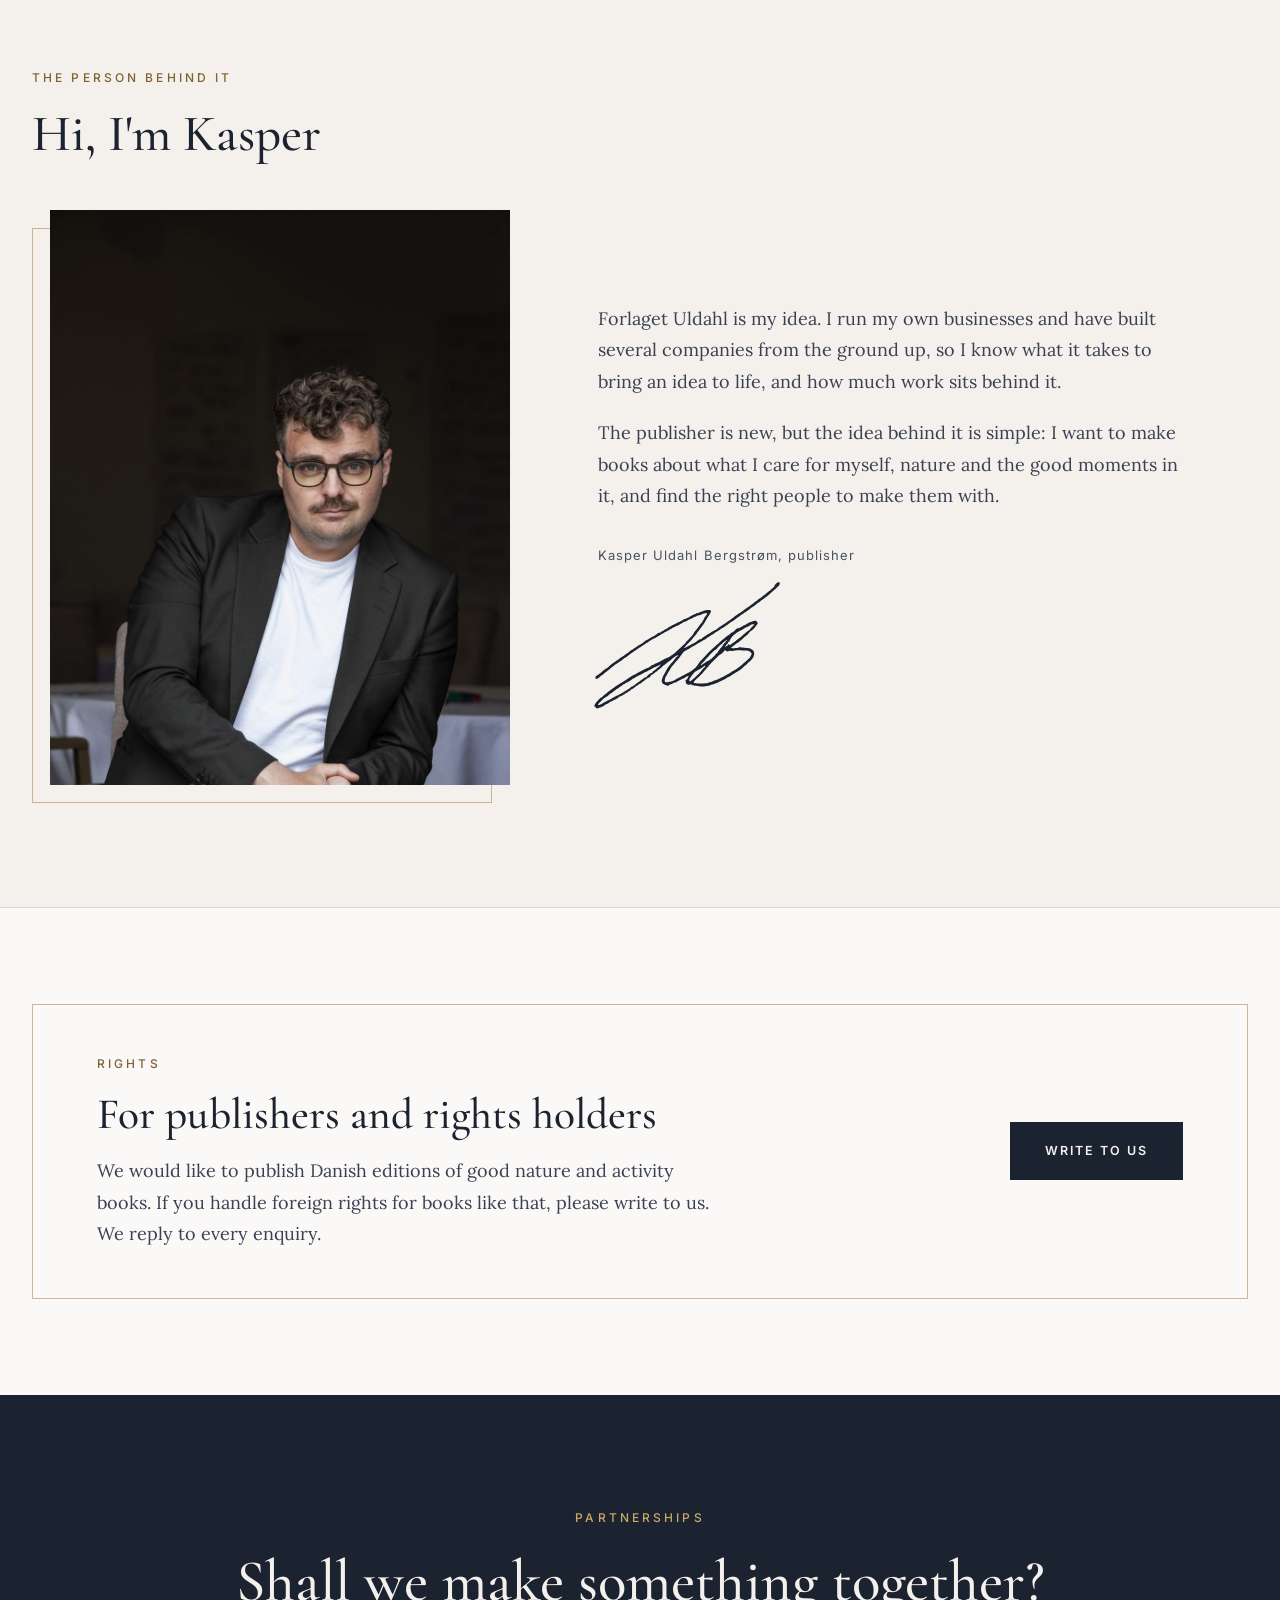
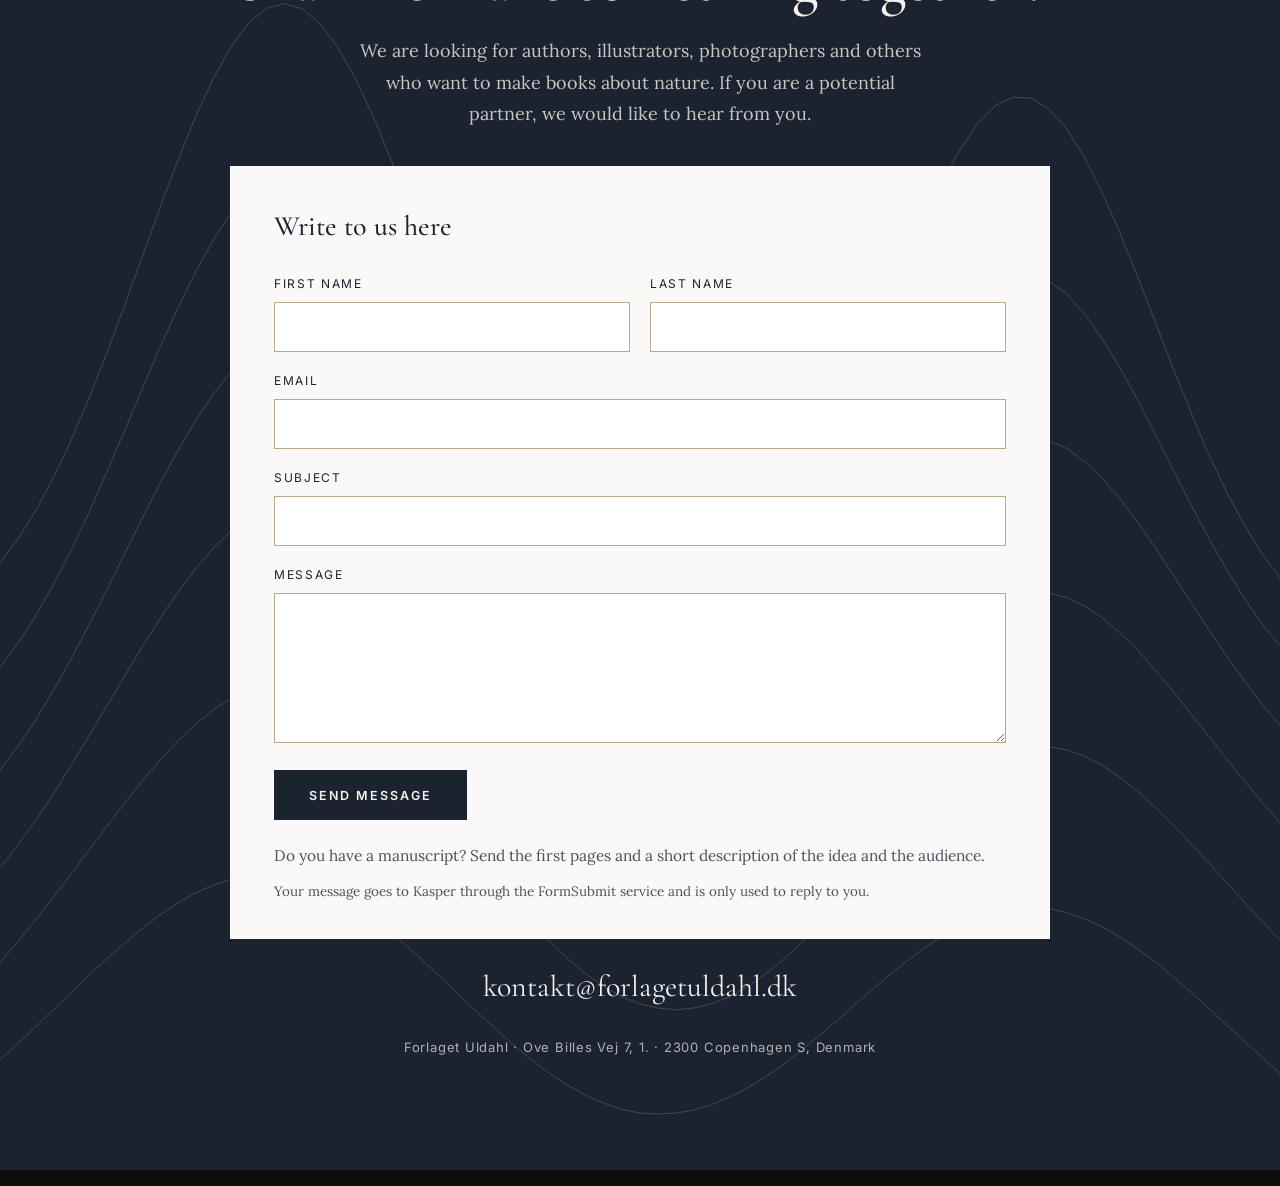
<file: en/books/index.html>
<!doctype html><html lang="en"><head><meta charset="utf-8"><title>Forlaget Uldahl</title><meta name="robots" content="noindex"><link rel="canonical" href="https://forlagetuldahl.dk/en/"><meta http-equiv="refresh" content="0; url=../../en/#det-vi-laver"></head><body><p><a href="../../en/#det-vi-laver">Forlaget Uldahl</a></p></body></html>
</file>
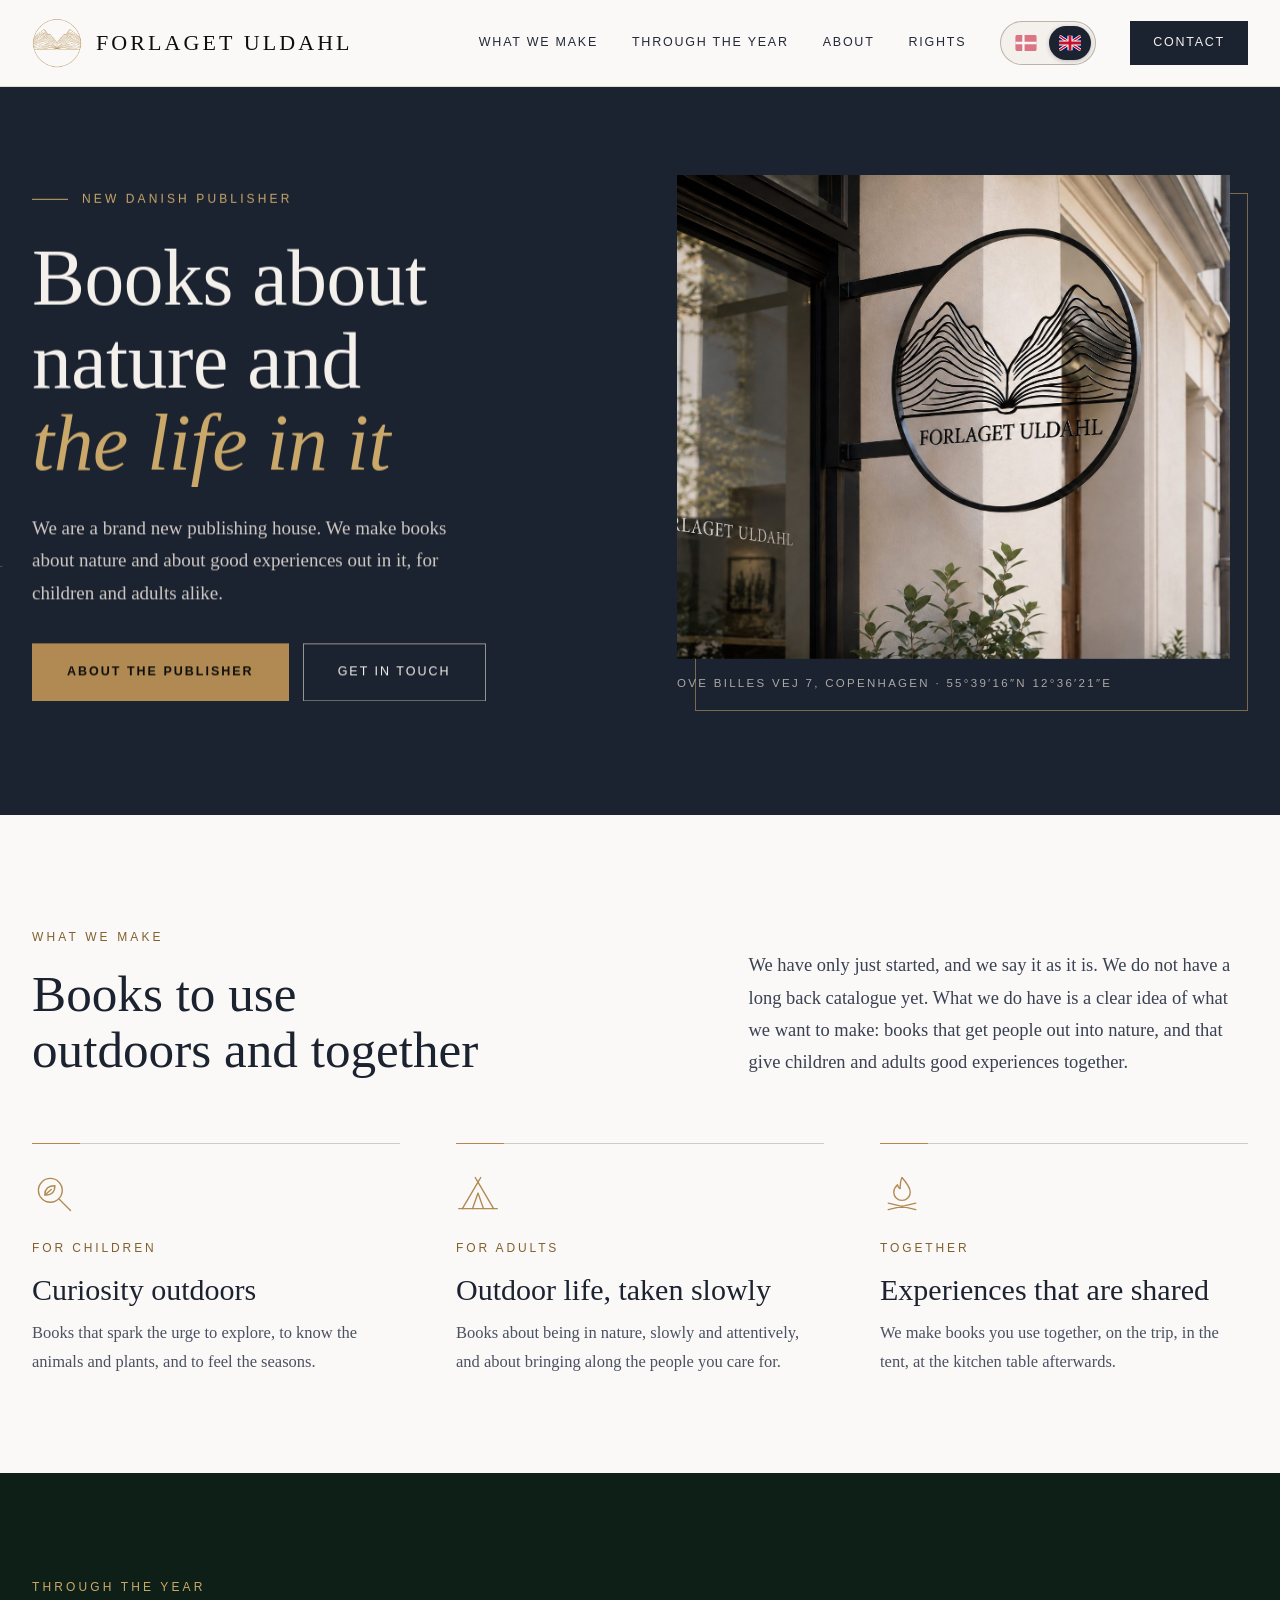
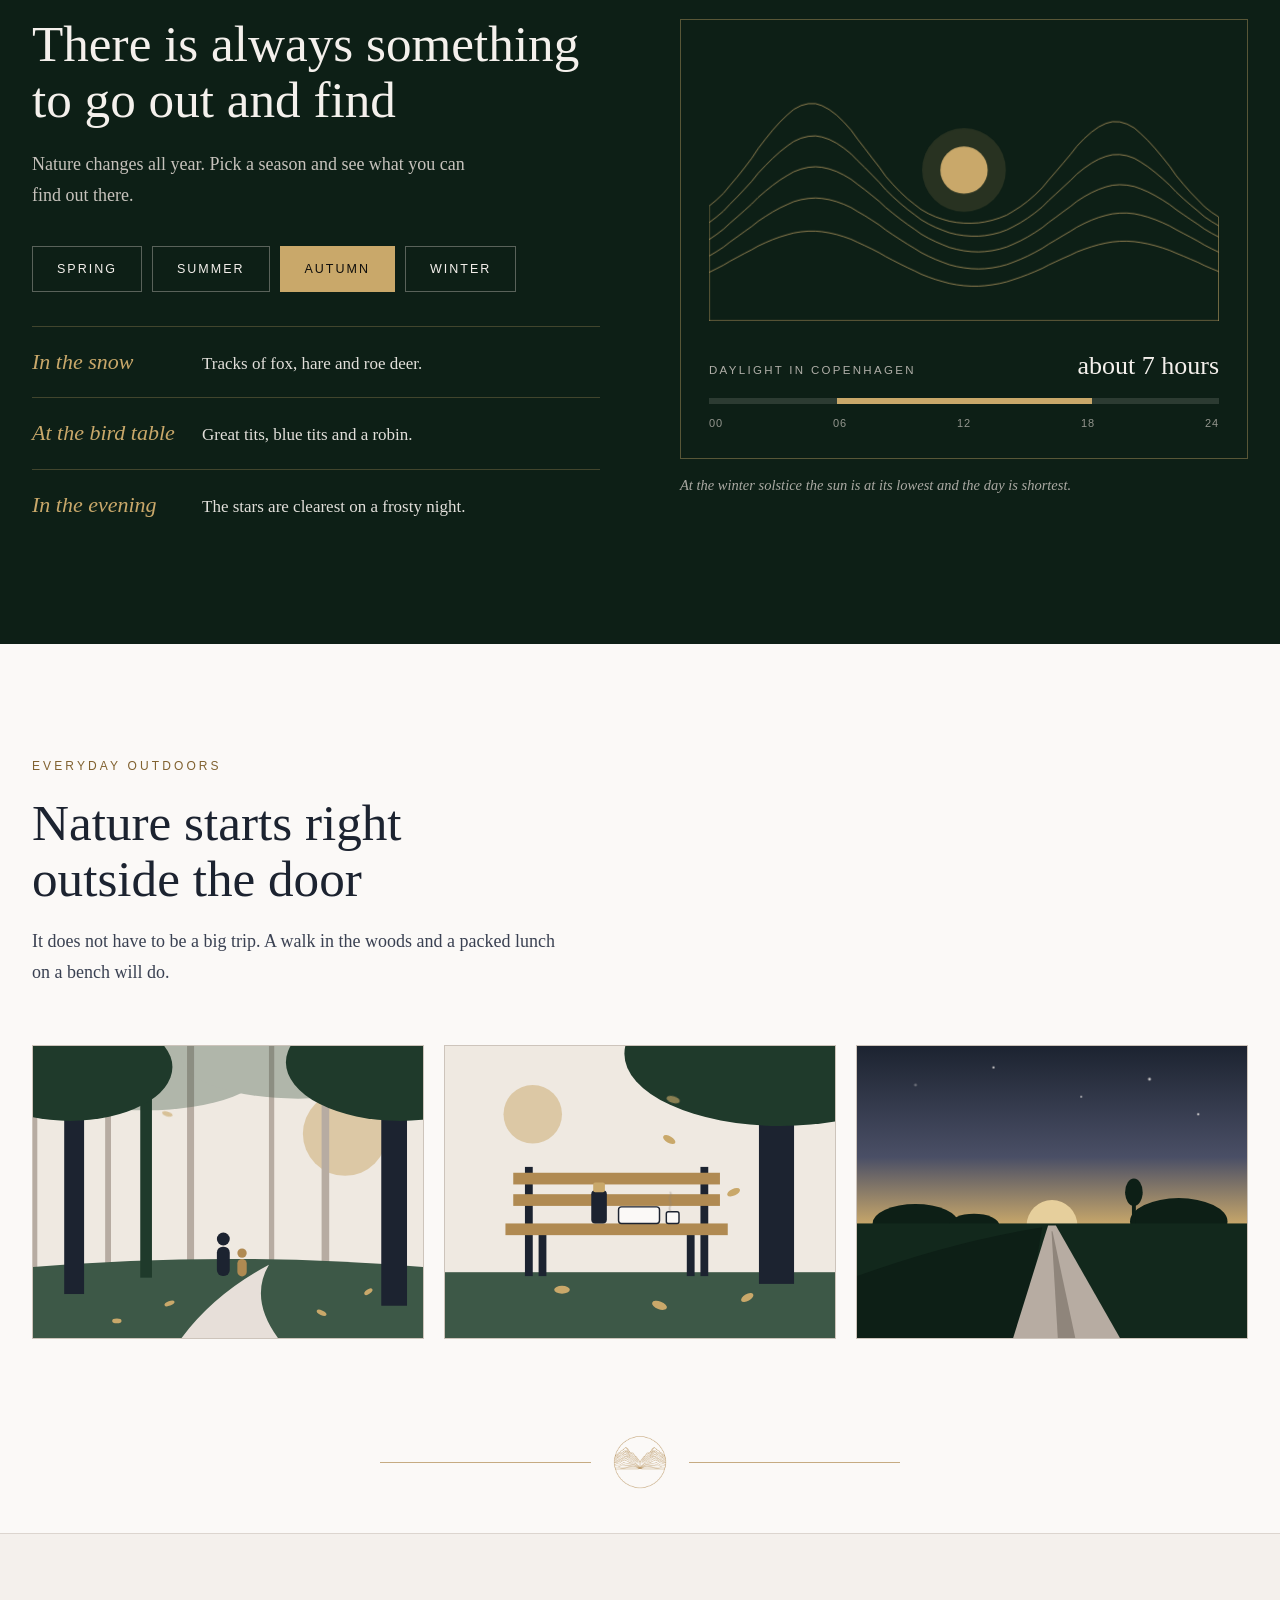
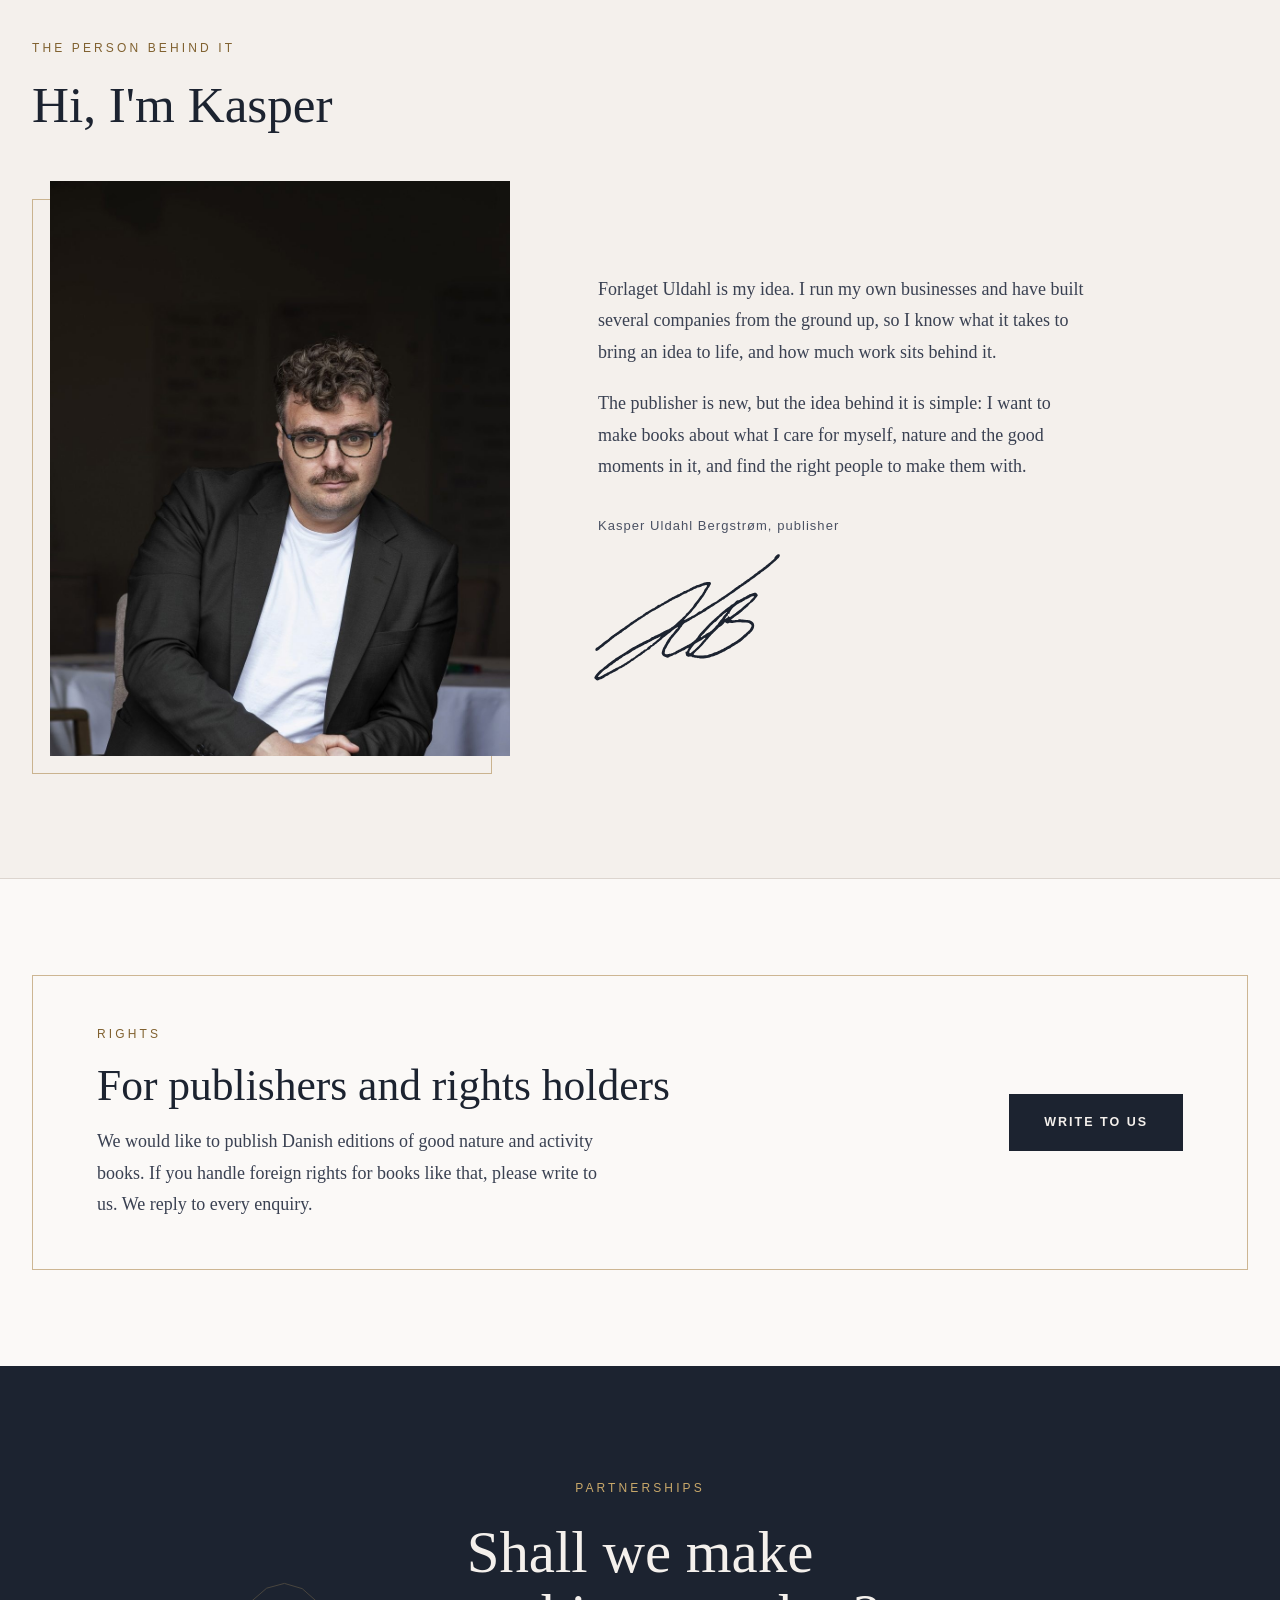
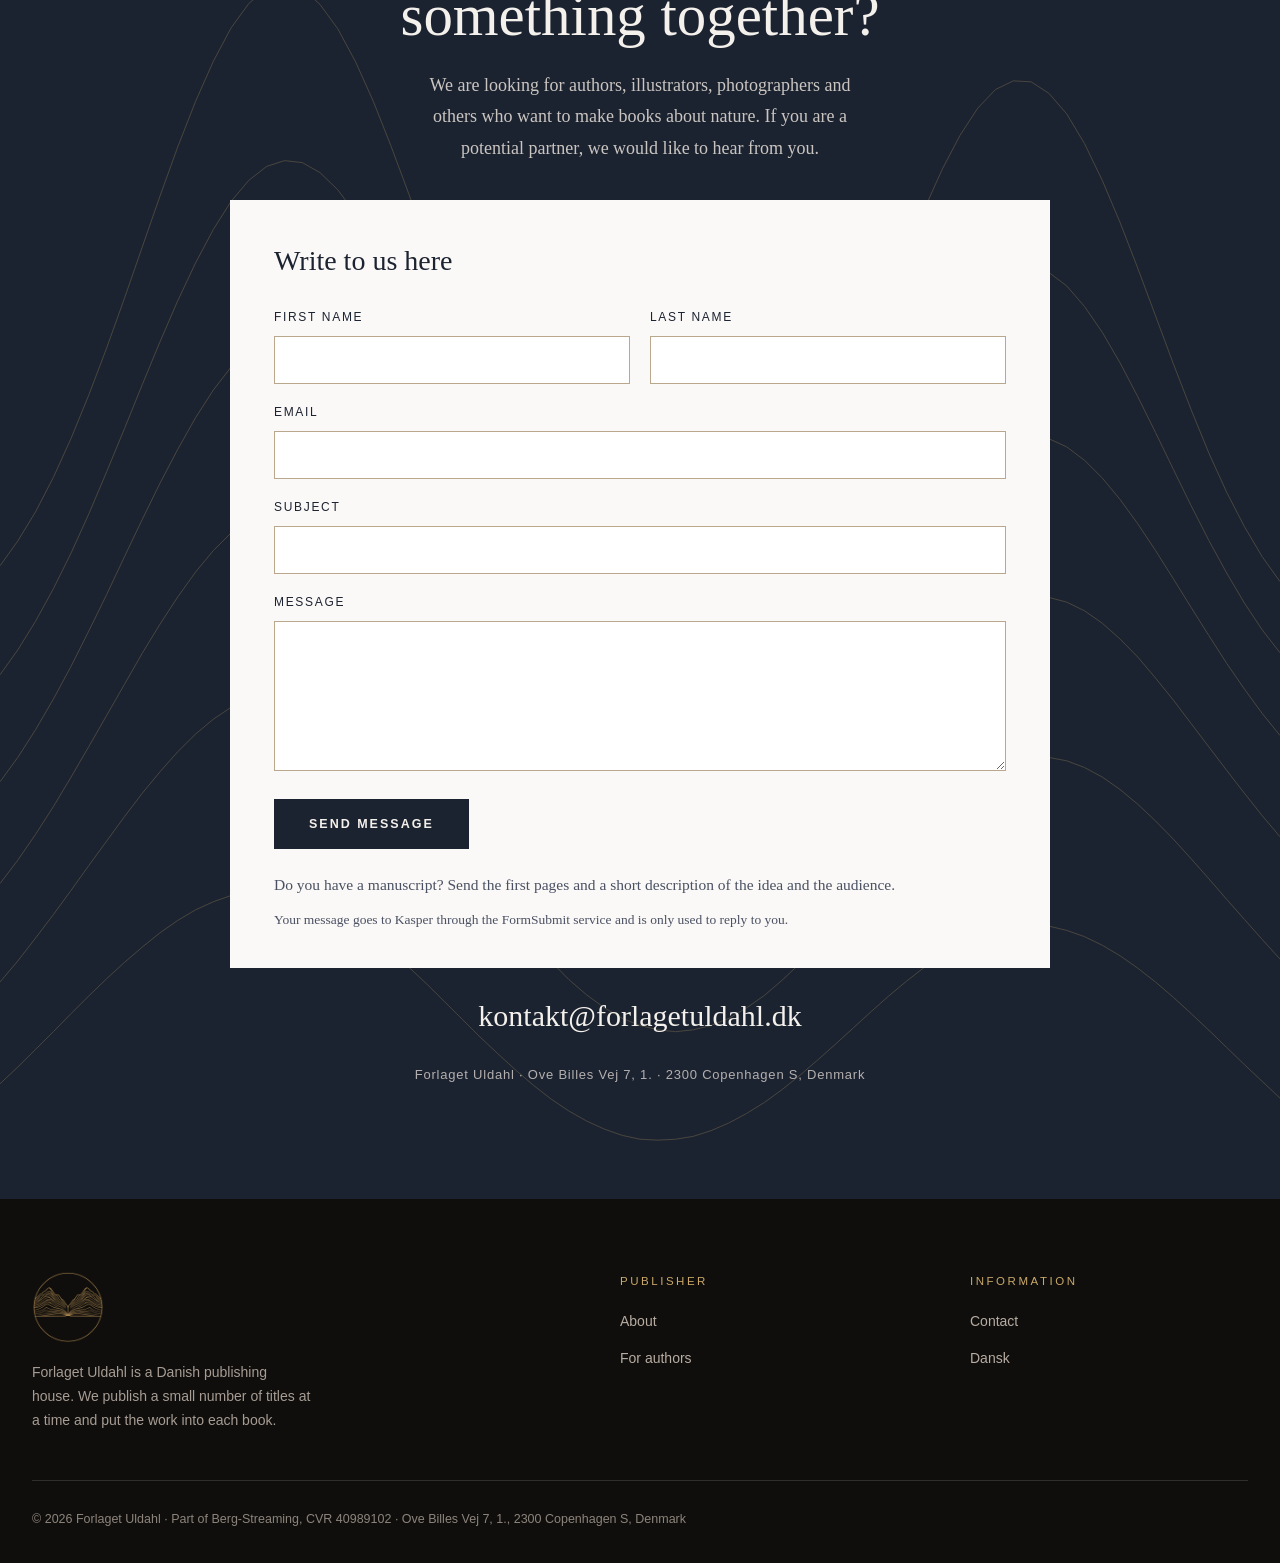
<file: en/contact/index.html>
<!doctype html><html lang="en"><head><meta charset="utf-8"><title>Forlaget Uldahl</title><meta name="robots" content="noindex"><link rel="canonical" href="https://forlagetuldahl.dk/en/"><meta http-equiv="refresh" content="0; url=../../en/#kontakt"></head><body><p><a href="../../en/#kontakt">Forlaget Uldahl</a></p></body></html>
</file>
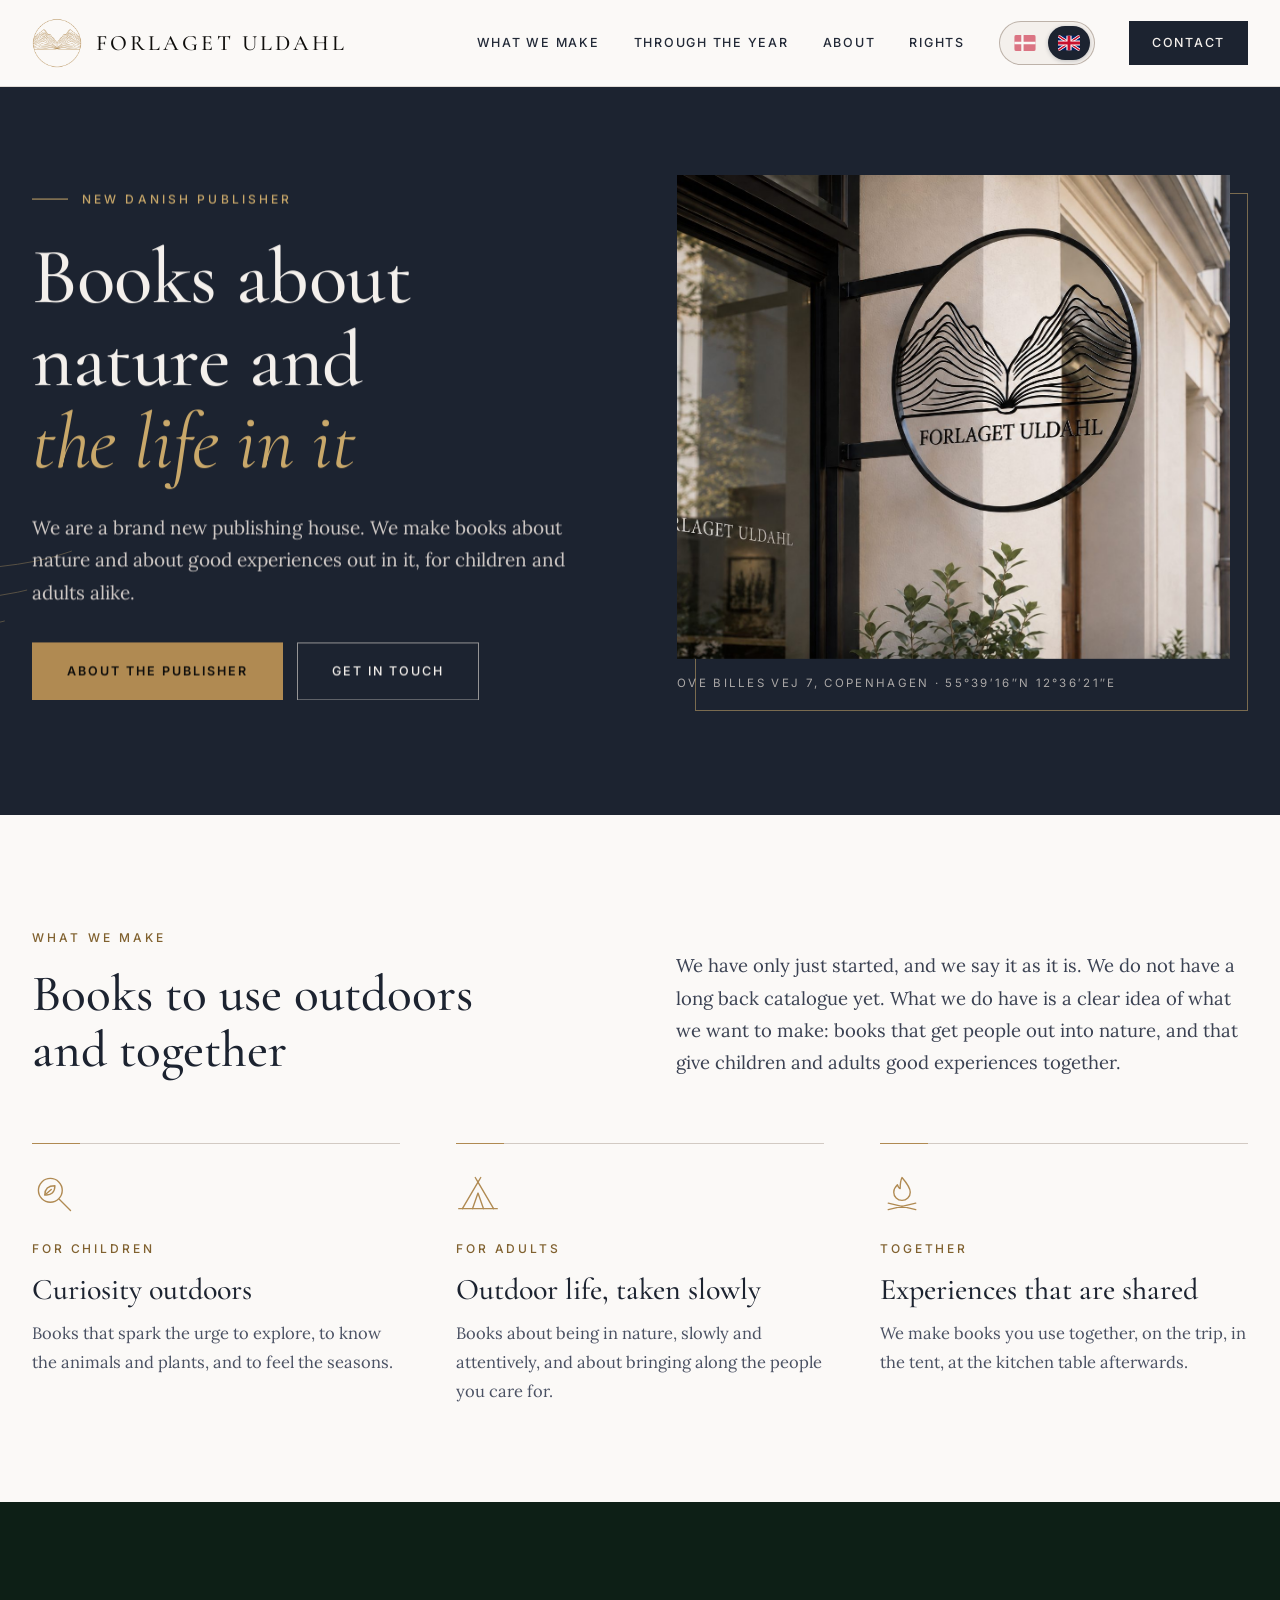
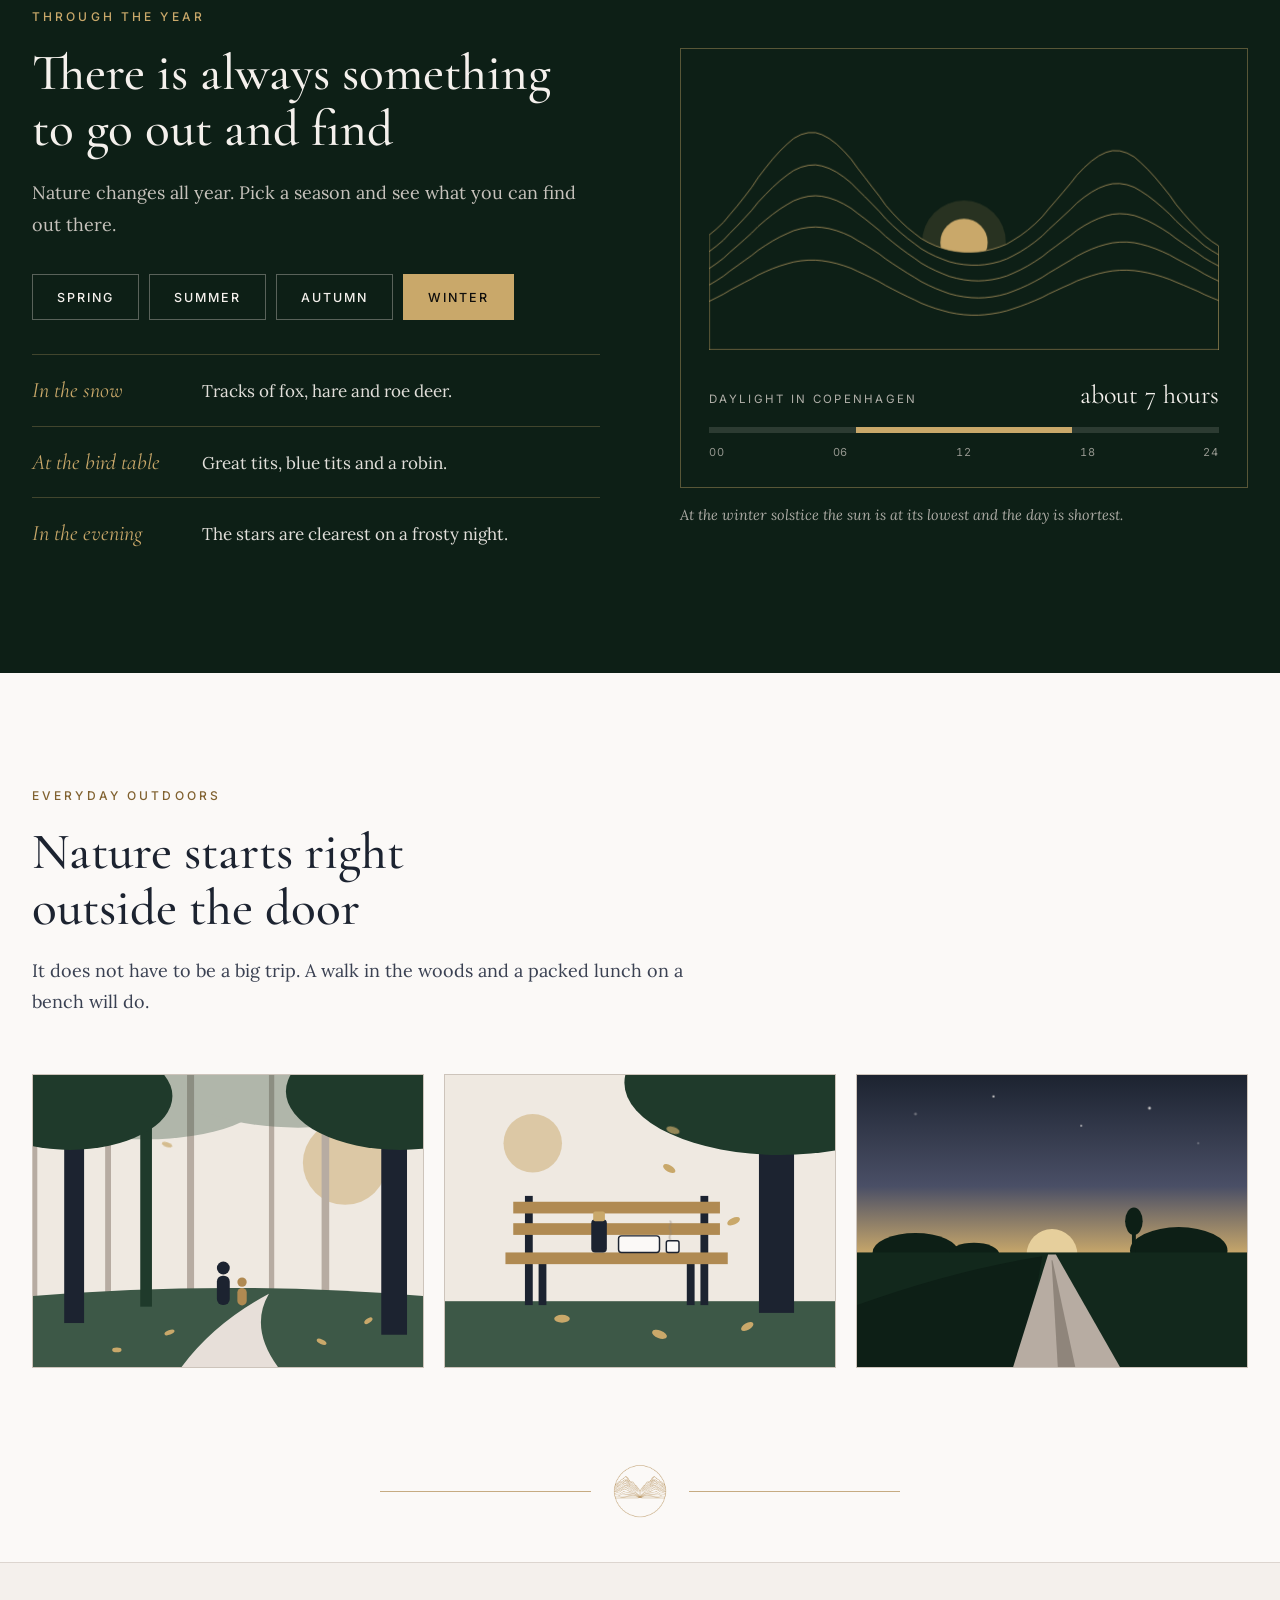
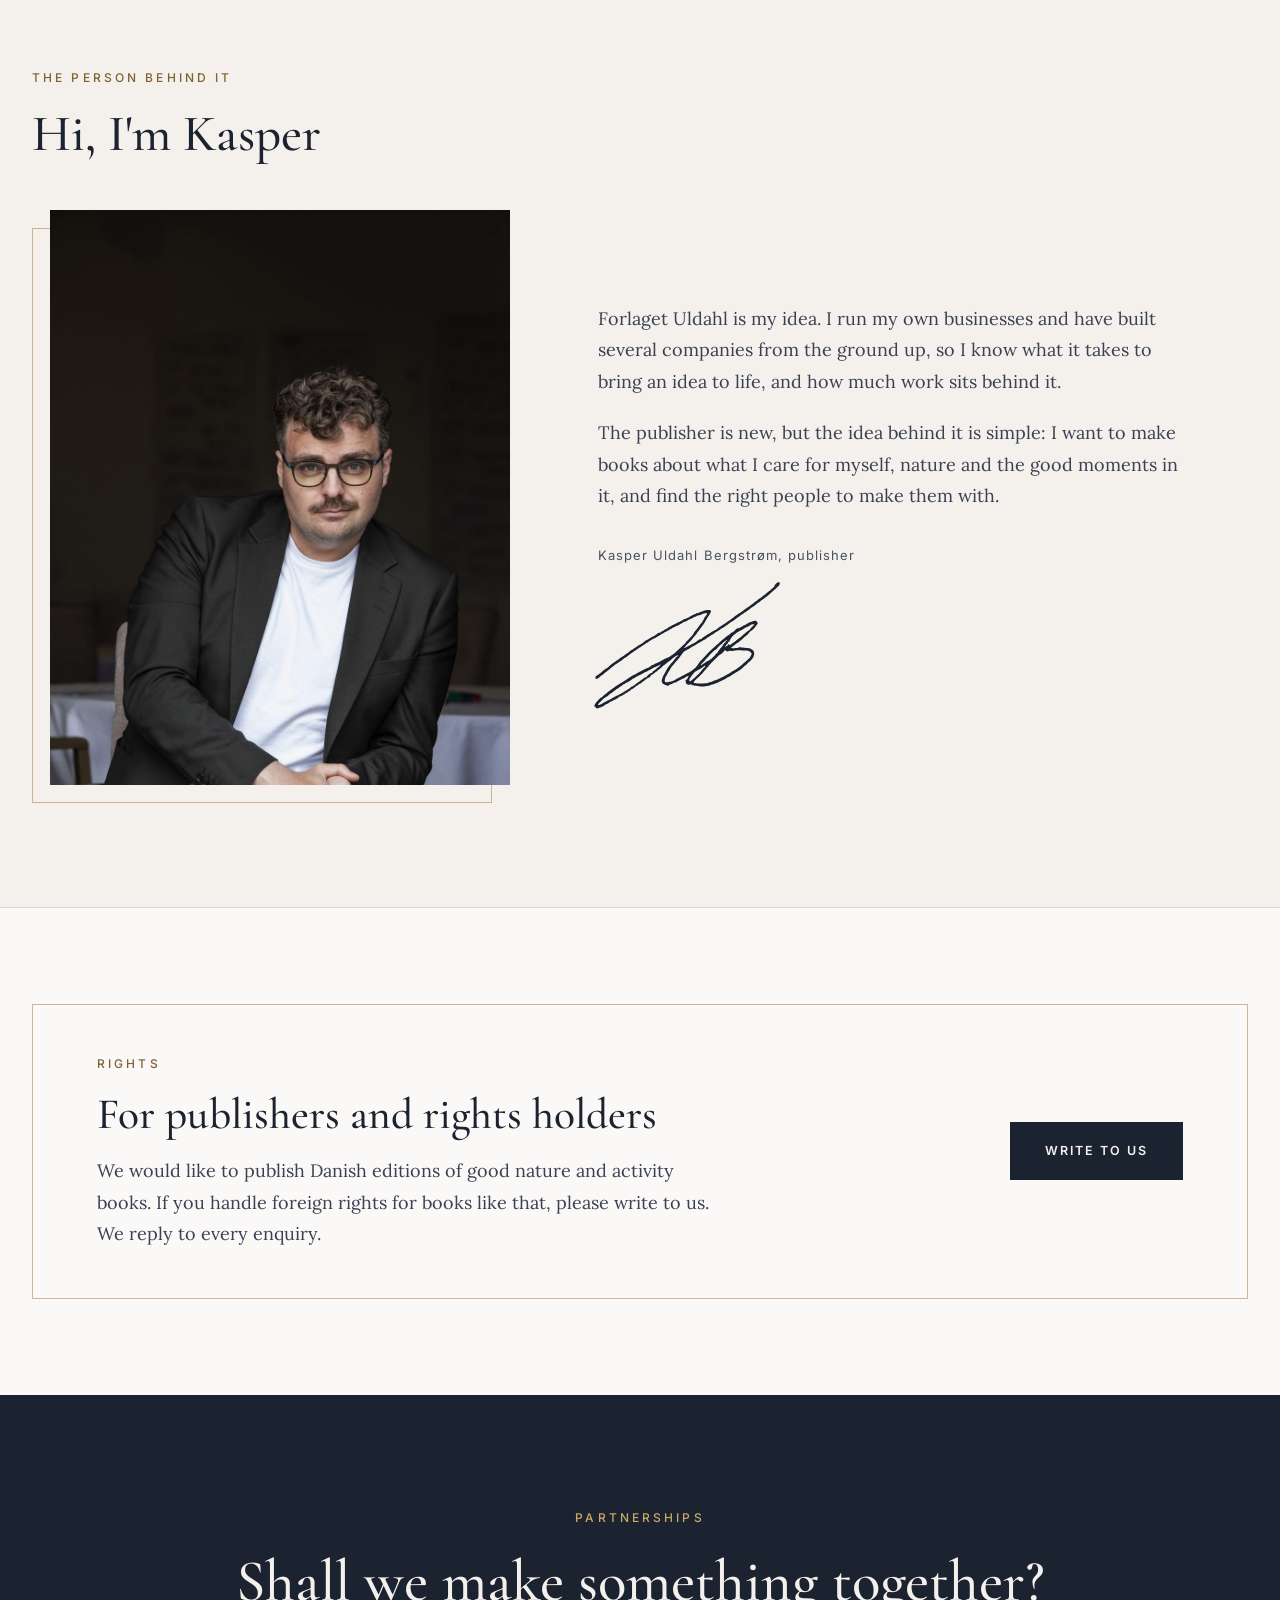
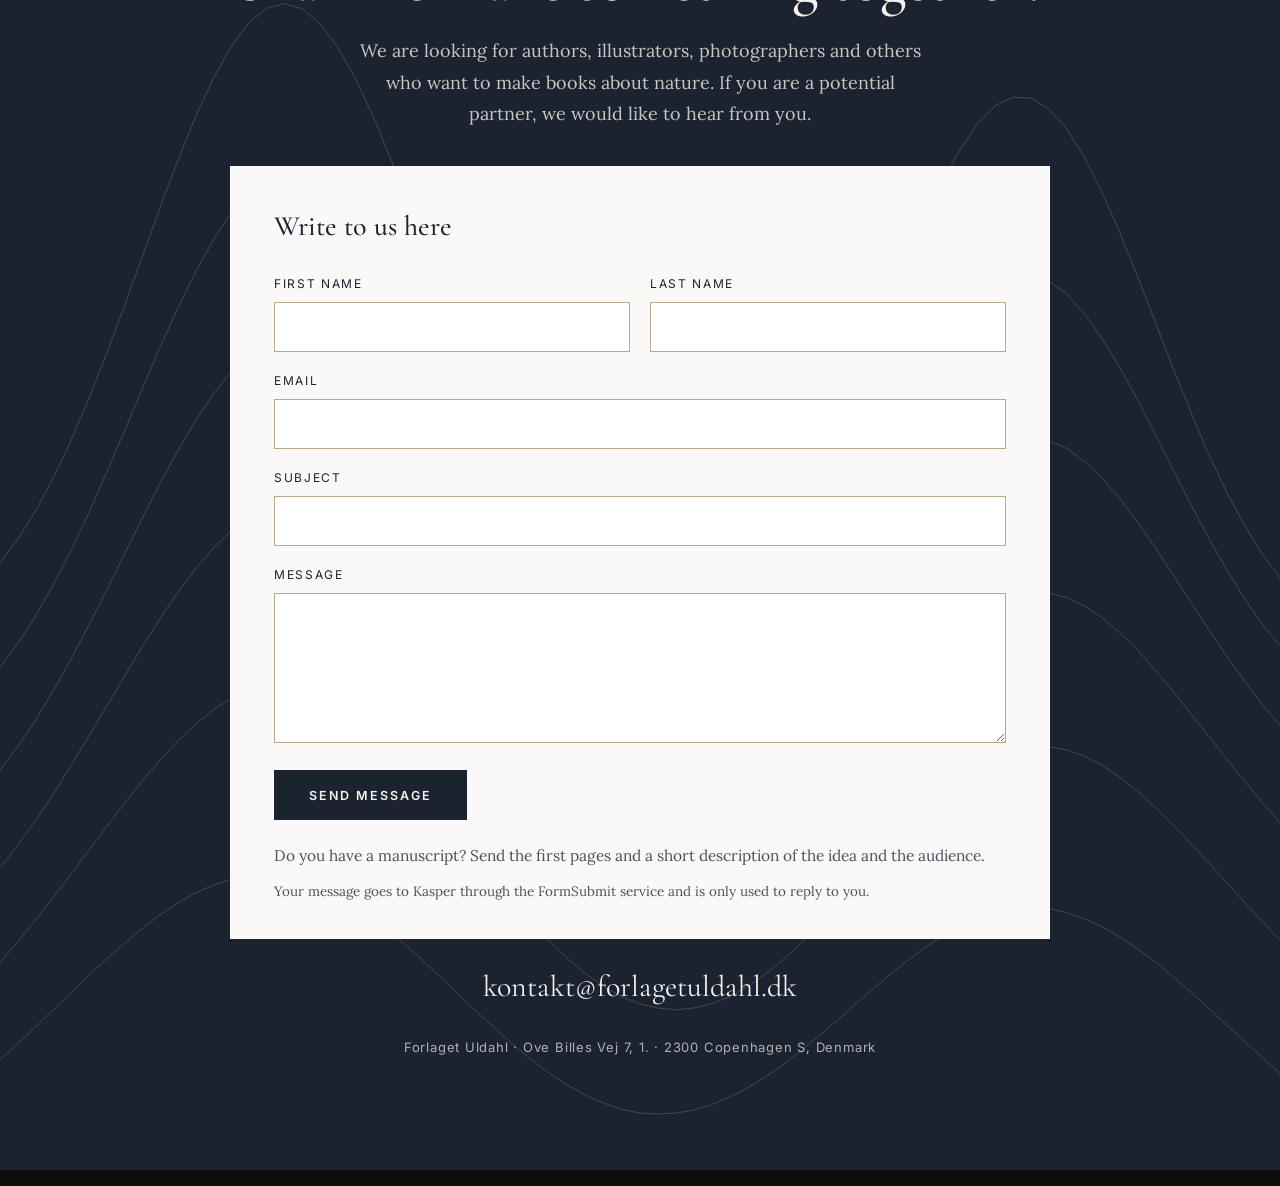
<file: en/home/index.html>
<!doctype html><html lang="en"><head><meta charset="utf-8"><title>Forlaget Uldahl</title><meta name="robots" content="noindex"><link rel="canonical" href="https://forlagetuldahl.dk/en/"><meta http-equiv="refresh" content="0; url=../../en/"></head><body><p><a href="../../en/">Forlaget Uldahl</a></p></body></html>
</file>
<file: assets/css/style.css>
/* Forlaget Uldahl. Farver og skrifter står øverst. */
/* Layoutidé: mørk, rolig åbning med logoets højdekurver som gennemgående streg. Lyse papirflader, tynde guldlinjer, luft. */
:root{--navy:#1C2330;--blaek:#222937;--skov:#0D1F16;--kul:#0F0E0C;--guld:#B08A52;--guld-lys:#C9A86A;--guld-tekst:#80612F;--sten:#B7ACA2;--papir:#E7DFD9;--papir-lys:#F4F0EC;--hvid:#FBF9F7}
body{margin:0;background:#FBF9F7;color:#222937;font-family:"Lora",Georgia,serif}
a{color:#1C2330}a:hover{color:#80612F}
.kurve{fill:none;stroke-dasharray:2600;stroke-dashoffset:0;animation:tegn 3.2s cubic-bezier(.4,0,.2,1) both}
.kurve:nth-child(2){animation-delay:.12s}.kurve:nth-child(3){animation-delay:.24s}.kurve:nth-child(4){animation-delay:.36s}.kurve:nth-child(5){animation-delay:.48s}.kurve:nth-child(6){animation-delay:.6s}.kurve:nth-child(7){animation-delay:.72s}.kurve:nth-child(8){animation-delay:.84s}.kurve:nth-child(9){animation-delay:.96s}
@keyframes tegn{from{stroke-dashoffset:2600}to{stroke-dashoffset:0}}
.zoom{animation:zoom 26s ease-in-out infinite alternate}
@keyframes zoom{from{transform:scale(1)}to{transform:scale(1.05)}}
.ind{animation:ind 1.1s cubic-bezier(.2,.7,.2,1) both}
.ind2{animation:ind 1.1s .15s cubic-bezier(.2,.7,.2,1) both}
.ind3{animation:ind 1.1s .3s cubic-bezier(.2,.7,.2,1) both}
@keyframes ind{from{transform:translateY(14px)}to{transform:translateY(0)}}
.menu a{position:relative;text-decoration:none;color:#222937}
.menu a:not(.knap)::after{content:"";position:absolute;left:0;bottom:-6px;width:0;height:1px;background:#B08A52;transition:width .35s cubic-bezier(.4,0,.2,1)}
.menu a:not(.knap):hover::after{width:100%}
.knap{transition:background .3s,color .3s,border-color .3s}
.skift .fra{transition:opacity .3s}.skift:hover .fra{opacity:1}.skift:hover{border-color:#B08A52}
.knap-lys:hover{background:#F4F0EC;color:#1C2330}
.knap-guld:hover{background:#C9A86A;border-color:#C9A86A;color:#0F0E0C}
.spalte{transition:transform .45s cubic-bezier(.2,.7,.2,1)}
.spalte:hover{transform:translateY(-6px)}
.spalte .ikon{transition:transform .5s cubic-bezier(.2,.7,.2,1)}.spalte:hover .ikon{transform:translateY(-3px)}
.spalte .streg{transition:width .5s cubic-bezier(.2,.7,.2,1)}
.spalte:hover .streg{width:100%}
.ramme img{transition:transform 1.2s cubic-bezier(.2,.7,.2,1)}
.ramme:hover img{transform:scale(1.03)}
.fane{transition:color .3s,border-color .3s,background .3s}
.fane:hover{border-color:#C9A86A}
.sol{transition:transform 1.1s cubic-bezier(.4,0,.2,1)}
.dagslys{transition:width 1.1s cubic-bezier(.4,0,.2,1)}
.plads{transition:transform .5s cubic-bezier(.2,.7,.2,1)}
.plads:hover{transform:translateY(-4px)}
.blad{transform-box:fill-box;transform-origin:center;animation:fald 8s linear infinite both}
.blad-stor{animation-name:faldstor}
@keyframes fald{0%{transform:translate(0,-10px) rotate(0);opacity:0}12%{opacity:1}85%{opacity:1}100%{transform:translate(-26px,190px) rotate(220deg);opacity:0}}
@keyframes faldstor{0%{transform:translate(0,-20px) rotate(0);opacity:0}12%{opacity:1}85%{opacity:1}100%{transform:translate(-50px,330px) rotate(220deg);opacity:0}}
.damp{opacity:0;animation:damp 3.6s ease-in-out infinite}
@keyframes damp{0%{opacity:0;transform:translateY(4px)}35%{opacity:.85}100%{opacity:0;transform:translateY(-14px)}}
.skud{opacity:0;animation:skud 5s ease-in infinite}
@keyframes skud{0%,42%{opacity:0;transform:translate(0,0)}48%{opacity:1}70%,100%{opacity:0;transform:translate(-130px,53px)}}
.stjerner circle{animation:blink 3.4s ease-in-out infinite alternate}.stjerner circle:nth-child(2){animation-delay:1.1s}.stjerner circle:nth-child(3){animation-delay:2s}.stjerner circle:nth-child(4){animation-delay:.6s}.stjerner circle:nth-child(5){animation-delay:2.6s}
@keyframes blink{from{opacity:.35}to{opacity:1}}
:focus-visible{outline:2px solid #B08A52;outline-offset:3px}
@media (prefers-reduced-motion:reduce){.kurve,.zoom,.ind,.ind2,.ind3,.blad,.damp,.skud,.stjerner circle{animation:none}.sol,.dagslys,.spalte,.spalte .ikon,.plads,.ramme img{transition:none}}

html{scroll-behavior:smooth;-webkit-text-size-adjust:100%}
img{max-width:100%}
svg[preserveAspectRatio="none"] path{vector-effect:non-scaling-stroke}
.fane[aria-pressed="true"]{background:#C9A86A!important;border-color:#C9A86A!important;color:#0F0E0C!important}
.kform{width:100%;box-sizing:border-box;background:#FBF9F7;color:#222937;text-align:left;padding:36px clamp(20px,4vw,44px);margin-top:14px}
.kform h3{margin:0 0 22px;font-family:'Cormorant Garamond',Georgia,serif;font-weight:500;font-size:28px;color:#1C2330}
.kform .raekke{display:flex;flex-wrap:wrap;gap:0 20px}
.kform .felt{flex:1 1 220px;min-width:0;margin-bottom:18px}
.kform label{display:block;font-family:'Inter',sans-serif;font-size:12px;letter-spacing:.14em;text-transform:uppercase;color:#1C2330;margin-bottom:8px}
.kform input,.kform textarea{width:100%;box-sizing:border-box;padding:14px 16px;border:1px solid rgba(128,97,47,.55);background:#fff;font-family:'Inter',sans-serif;font-size:16px;color:#222937;border-radius:0}
.kform textarea{min-height:150px;resize:vertical}
.kform button{min-height:50px;padding:0 34px;cursor:pointer;background:#1C2330;border:1px solid #1C2330;color:#F4F0EC;font-family:'Inter',sans-serif;font-size:12.5px;letter-spacing:.16em;text-transform:uppercase;font-weight:600}
.kform button[disabled]{opacity:.6;cursor:default}
.kform .honning{position:absolute;left:-9999px;width:1px;height:1px;opacity:0}
.kform .status{margin:18px 0 0;padding:14px 16px;border:1px solid #B08A52;background:#F4F0EC;font-size:16px}
.kform .status[hidden]{display:none}
.kform .man{margin:22px 0 0;font-size:15.5px;color:#4A5163}
</file>
